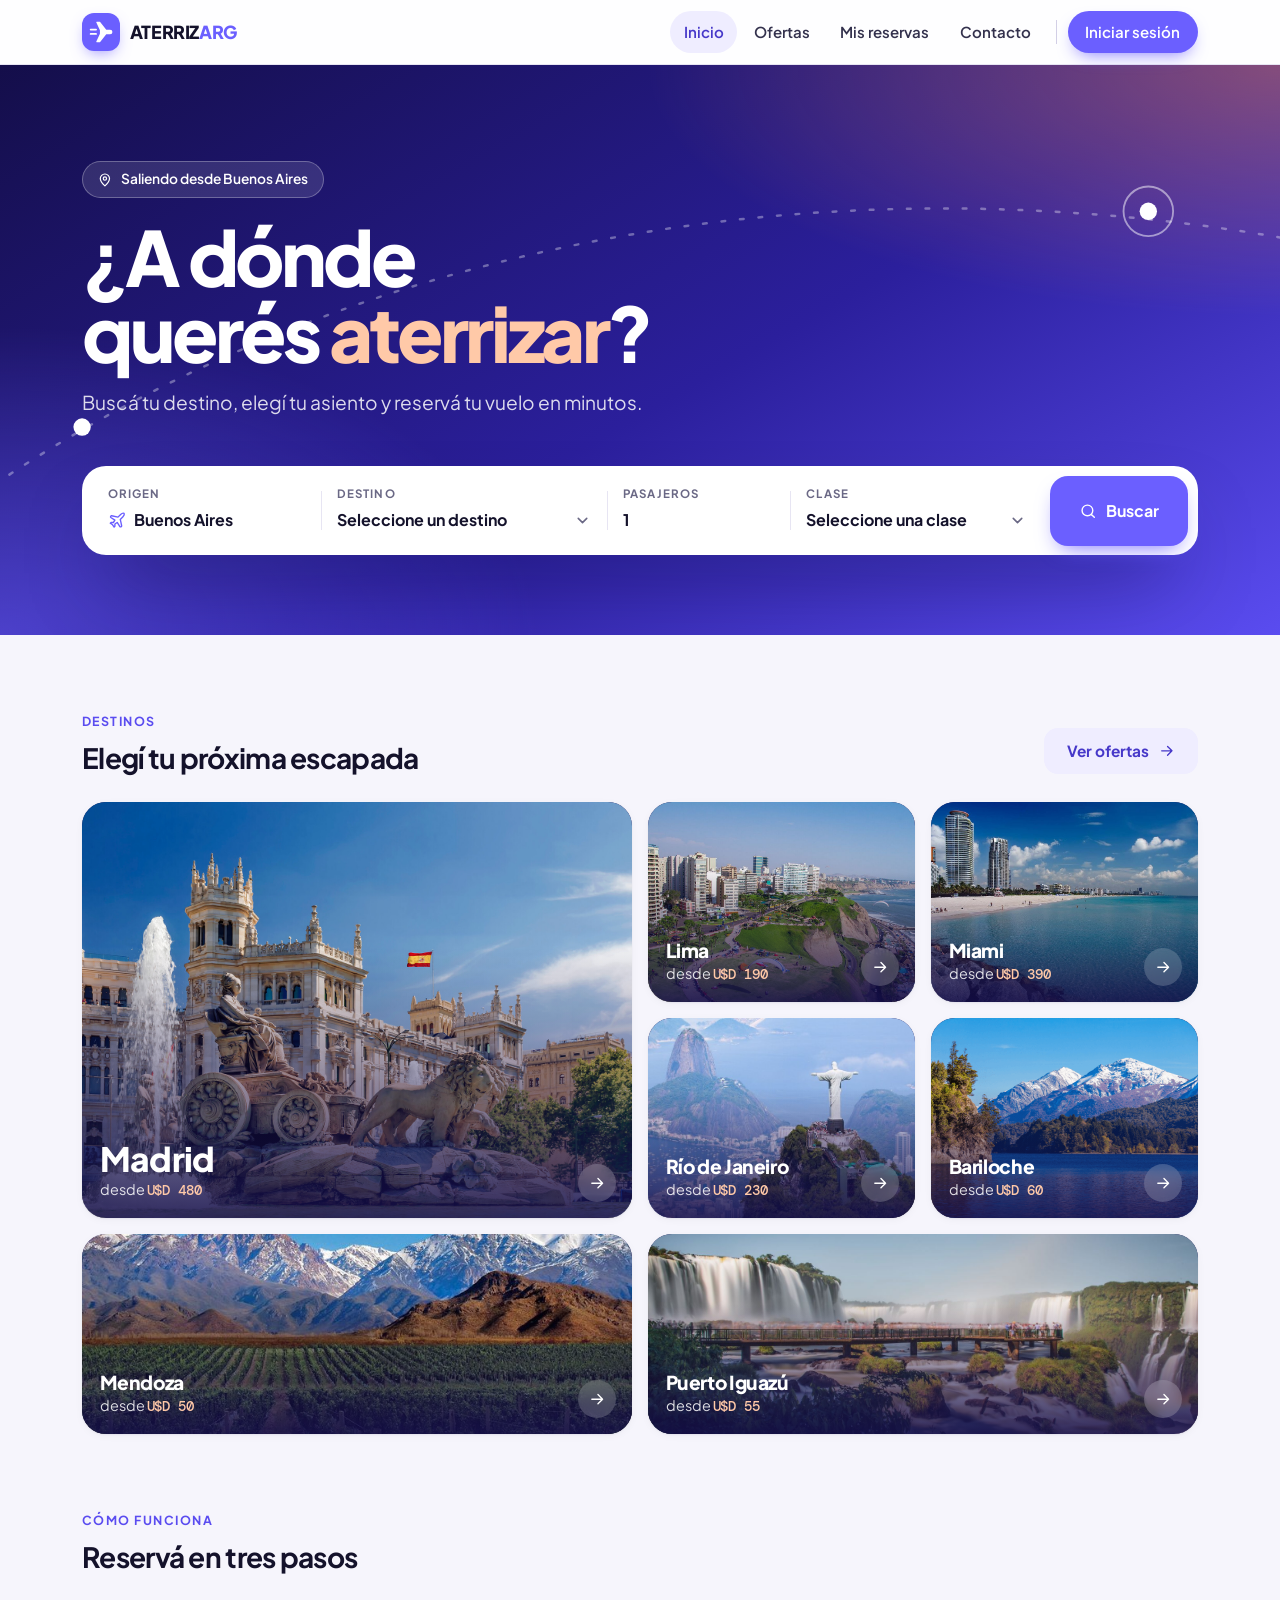
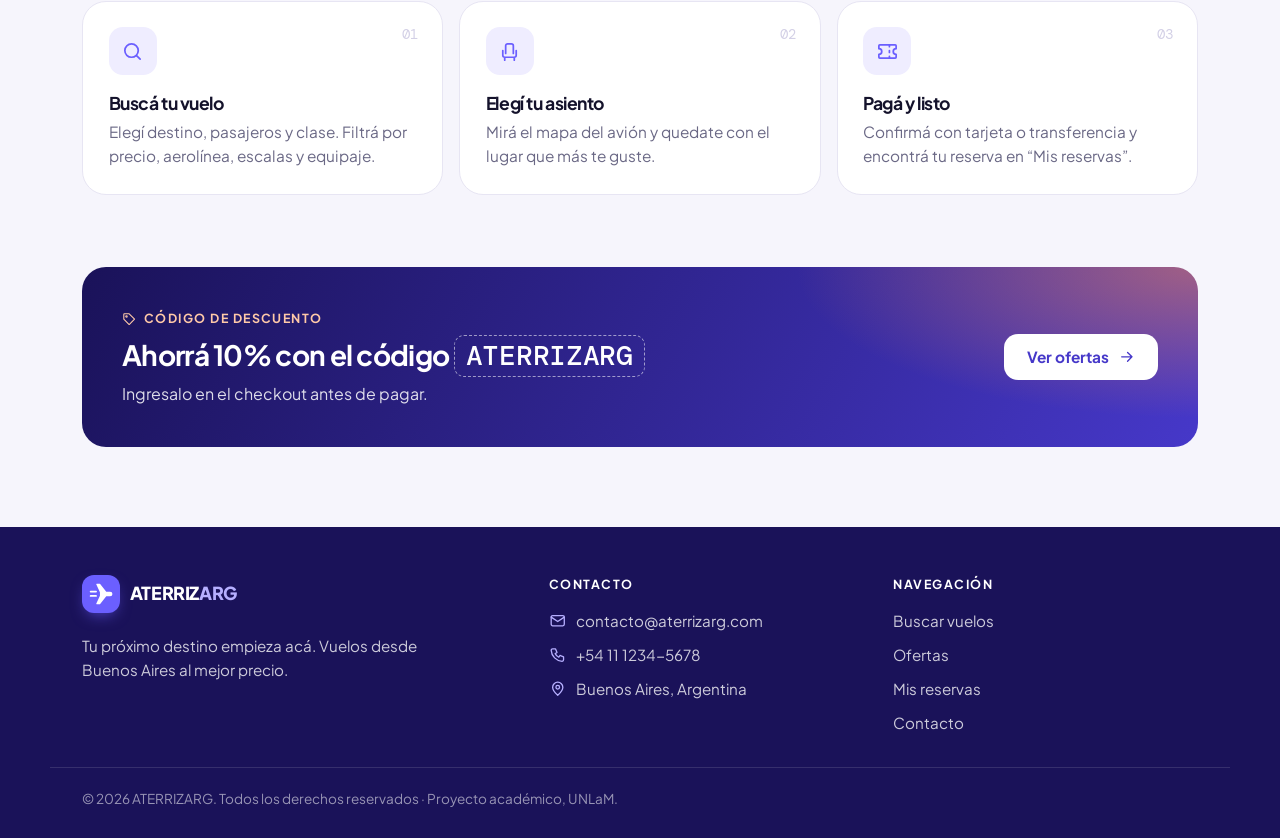
<file: index.html>
<!DOCTYPE html>
<html lang="es">

<head>
    <meta charset="UTF-8">
    <meta name="viewport" content="width=device-width, initial-scale=1.0">
    <title>ATERRIZARG · Vuelos desde Buenos Aires</title>
    <meta name="description" content="Buscá vuelos desde Buenos Aires, elegí tu asiento y reservá en minutos.">
    <meta name="theme-color" content="#6b5fff">
    <link rel="icon" href="data:image/svg+xml,%3Csvg xmlns='http://www.w3.org/2000/svg' viewBox='180 160 920 860'%3E%3Crect x='180' y='160' width='920' height='860' rx='200' fill='%236b5fff'/%3E%3Cg fill='%23fff'%3E%3Crect x='303' y='492' width='215' height='52' rx='26'/%3E%3Crect x='303' y='622' width='215' height='52' rx='26'/%3E%3Cpath d='M512%20285h88a20%2020%200%200%201%2015%207L798%20520h115a70%2070%200%200%201%200%20140H798L615%20888a20%2020%200%200%201-15%207h-88a13%2013%200%200%201-12-18L608%20645V535L500%20303a13%2013%200%200%201%2012-18Z'/%3E%3C/g%3E%3C/svg%3E">
    <link rel="preconnect" href="https://fonts.googleapis.com">
    <link rel="preconnect" href="https://fonts.gstatic.com" crossorigin>
    <link
        href="https://fonts.googleapis.com/css2?family=DM+Mono:wght@400;500&family=Plus+Jakarta+Sans:wght@400;500;600;700;800&display=swap"
        rel="stylesheet">
    <link rel="stylesheet" href="./styles/styles.css">
    <link rel="stylesheet" href="./styles/inicio.css">
    <script src="./JS/ui.js"></script>
</head>

<body>
    <svg class="sprite" aria-hidden="true" focusable="false">
        <symbol id="i-plane" viewBox="0 0 24 24"><path d="M17.8 19.2 16 11l3.5-3.5C21 6 21.5 4 21 3c-1-.5-3 0-4.5 1.5L13 8 4.8 6.2c-.5-.1-.9.1-1.1.5l-.3.5c-.2.5-.1 1 .3 1.3L9 12l-2 3H4l-1 1 3 2 2 3 1-1v-3l3-2 3.5 5.3c.3.4.8.5 1.3.3l.5-.2c.4-.3.6-.7.5-1.2z"></path></symbol>
        <symbol id="i-search" viewBox="0 0 24 24"><circle cx="11" cy="11" r="7"></circle><path d="m20 20-3.5-3.5"></path></symbol>
        <symbol id="i-calendar" viewBox="0 0 24 24"><rect x="3" y="5" width="18" height="16" rx="2"></rect><path d="M3 10h18M8 3v4M16 3v4"></path></symbol>
        <symbol id="i-clock" viewBox="0 0 24 24"><circle cx="12" cy="12" r="9"></circle><path d="M12 7v5l3 2"></path></symbol>
        <symbol id="i-user" viewBox="0 0 24 24"><circle cx="12" cy="8" r="4"></circle><path d="M4 21a8 8 0 0 1 16 0"></path></symbol>
        <symbol id="i-users" viewBox="0 0 24 24"><path d="M16 21v-2a4 4 0 0 0-4-4H6a4 4 0 0 0-4 4v2"></path><circle cx="9" cy="7" r="4"></circle><path d="M22 21v-2a4 4 0 0 0-3-3.87M16 3.13a4 4 0 0 1 0 7.75"></path></symbol>
        <symbol id="i-mail" viewBox="0 0 24 24"><rect x="3" y="5" width="18" height="14" rx="2"></rect><path d="m3 7 9 6 9-6"></path></symbol>
        <symbol id="i-phone" viewBox="0 0 24 24"><path d="M5 4h4l2 5-2.5 1.5a11 11 0 0 0 5 5L15 13l5 2v4a2 2 0 0 1-2 2A16 16 0 0 1 3 6a2 2 0 0 1 2-2Z"></path></symbol>
        <symbol id="i-pin" viewBox="0 0 24 24"><path d="M12 21s7-6.1 7-11a7 7 0 1 0-14 0c0 4.9 7 11 7 11Z"></path><circle cx="12" cy="10" r="2.5"></circle></symbol>
        <symbol id="i-ticket" viewBox="0 0 24 24"><path d="M3 9V6a1 1 0 0 1 1-1h16a1 1 0 0 1 1 1v3a3 3 0 0 0 0 6v3a1 1 0 0 1-1 1H4a1 1 0 0 1-1-1v-3a3 3 0 0 0 0-6Z"></path><path d="M14 5v2M14 11v2M14 17v2"></path></symbol>
        <symbol id="i-bag" viewBox="0 0 24 24"><path d="M6 20V10a6 6 0 0 1 12 0v10a1 1 0 0 1-1 1H7a1 1 0 0 1-1-1Z"></path><path d="M9 5V4a1 1 0 0 1 1-1h4a1 1 0 0 1 1 1v1M9 14h6"></path></symbol>
        <symbol id="i-carry" viewBox="0 0 24 24"><rect x="6" y="7" width="12" height="13" rx="2"></rect><path d="M9 7V3h6v4M9 20v1.5M15 20v1.5M10 11v5M14 11v5"></path></symbol>
        <symbol id="i-luggage" viewBox="0 0 24 24"><rect x="3" y="8" width="18" height="12" rx="2"></rect><path d="M8 8V5a1 1 0 0 1 1-1h6a1 1 0 0 1 1 1v3M3 13h18"></path></symbol>
        <symbol id="i-check" viewBox="0 0 24 24"><path d="m5 12 5 5 9-10"></path></symbol>
        <symbol id="i-x" viewBox="0 0 24 24"><path d="M6 6l12 12M18 6 6 18"></path></symbol>
        <symbol id="i-arrow-right" viewBox="0 0 24 24"><path d="M5 12h14M13 6l6 6-6 6"></path></symbol>
        <symbol id="i-arrow-left" viewBox="0 0 24 24"><path d="M19 12H5M11 6l-6 6 6 6"></path></symbol>
        <symbol id="i-chevron" viewBox="0 0 24 24"><path d="m6 9 6 6 6-6"></path></symbol>
        <symbol id="i-card" viewBox="0 0 24 24"><rect x="2" y="5" width="20" height="14" rx="2"></rect><path d="M2 10h20M6 15h4"></path></symbol>
        <symbol id="i-bank" viewBox="0 0 24 24"><path d="M3 10 12 4l9 6M5 10v8M9.5 10v8M14.5 10v8M19 10v8M3 21h18"></path></symbol>
        <symbol id="i-lock" viewBox="0 0 24 24"><rect x="5" y="11" width="14" height="10" rx="2"></rect><path d="M8 11V7a4 4 0 0 1 8 0v4"></path></symbol>
        <symbol id="i-tag" viewBox="0 0 24 24"><path d="M3 12V4a1 1 0 0 1 1-1h8l9 9-9 9-9-9Z"></path><circle cx="7.5" cy="7.5" r="1.2"></circle></symbol>
        <symbol id="i-logout" viewBox="0 0 24 24"><path d="M9 21H5a2 2 0 0 1-2-2V5a2 2 0 0 1 2-2h4M16 17l5-5-5-5M21 12H9"></path></symbol>
        <symbol id="i-filter" viewBox="0 0 24 24"><path d="M3 5h18l-7 8v6l-4 2v-8L3 5Z"></path></symbol>
        <symbol id="i-info" viewBox="0 0 24 24"><circle cx="12" cy="12" r="9"></circle><path d="M12 11v6M12 7.5v.01"></path></symbol>
        <symbol id="i-shield" viewBox="0 0 24 24"><path d="M12 3 4 6v6c0 5 3.5 8 8 9 4.500-1 8-4 8-9V6l-8-3Z"></path><path d="m9 12 2 2 4-4"></path></symbol>
        <symbol id="i-seat" viewBox="0 0 24 24"><path d="M7 18v3M17 18v3M5 11v5a2 2 0 0 0 2 2h10a2 2 0 0 0 2-2v-5M8 14V6a2 2 0 0 1 2-2h4a2 2 0 0 1 2 2v8"></path></symbol>
    </svg>

    <a class="saltar" href="#contenido">Saltar al contenido</a>

    <header class="site-header">
        <div class="header-inner">
            <a class="brand" href="./index.html" aria-label="ATERRIZARG, ir al inicio">
                <svg class="brand-mark" viewBox="280 260 720 660" aria-hidden="true" focusable="false">
                    <rect x="303" y="492" width="215" height="52" rx="26"></rect>
                    <rect x="303" y="622" width="215" height="52" rx="26"></rect>
                    <path d="M512 285h88a20 20 0 0 1 15 7L798 520h115a70 70 0 0 1 0 140H798L615 888a20 20 0 0 1-15 7h-88a13 13 0 0 1-12-18L608 645V535L500 303a13 13 0 0 1 12-18Z"></path>
                </svg>
                <span class="brand-name">ATERRIZ<span>ARG</span></span>
            </a>
            <button class="nav-toggle" type="button" aria-expanded="false" aria-controls="nav-principal"
                aria-label="Abrir menú">
                <span></span><span></span><span></span>
            </button>
            <nav class="site-nav" id="nav-principal" aria-label="Principal">
                <a href="./index.html" class="selected-nav" aria-current="page">Inicio</a>
                <a href="./pages/ofertas.html">Ofertas</a>
                <a href="./pages/reservas.html">Mis reservas</a>
                <a href="./pages/contacto.html">Contacto</a>
                <span class="nav-sep" aria-hidden="true"></span>
                <a href="./pages/perfil.html" id="nav-perfil" class="oculto"><svg class="ico" aria-hidden="true" focusable="false"><use href="#i-user"></use></svg> Perfil</a>
                <a href="./pages/login.html" id="nav-iniciar-sesion" class="nav-cta">Iniciar sesión</a>
                <a href="./index.html" onclick="cerrarSesion()" id="nav-cerrar-sesion" class="nav-salir oculto"><svg class="ico" aria-hidden="true" focusable="false"><use href="#i-logout"></use></svg> Cerrar sesión</a>
            </nav>
        </div>
    </header>

    <main id="contenido">
        <section class="hero">
            <svg class="hero-ruta" viewBox="0 0 1200 460" preserveAspectRatio="xMidYMid slice" aria-hidden="true"
                focusable="false">
                <path class="hero-arco" d="M-40 430 C 280 150, 760 40, 1260 170"></path>
                <circle class="hero-punto" cx="150" cy="292" r="7"></circle>
                <circle class="hero-punto" cx="1010" cy="118" r="7"></circle>
                <circle class="hero-halo" cx="1010" cy="118" r="20"></circle>
            </svg>
            <div class="hero-inner">
                <p class="hero-kicker"><svg class="ico" aria-hidden="true" focusable="false"><use href="#i-pin"></use></svg> Saliendo desde Buenos Aires</p>
                <h1>¿A dónde querés <em>aterrizar</em>?</h1>
                <p class="hero-sub">Buscá tu destino, elegí tu asiento y reservá tu vuelo en minutos.</p>

                <form class="buscador" action="./pages/busqueda.html" method="get" novalidate>
                    <div class="buscador-campo buscador-origen">
                        <span class="buscador-label">Origen</span>
                        <span class="buscador-valor"><svg class="ico" aria-hidden="true" focusable="false"><use href="#i-plane"></use></svg> Buenos Aires</span>
                    </div>
                    <div class="buscador-campo">
                        <label class="buscador-label" for="destino">Destino</label>
                        <select id="destino">
                            <option value="">Seleccione un destino</option>
                        </select>
                    </div>
                    <div class="buscador-campo">
                        <label class="buscador-label" for="pasajeros">Pasajeros</label>
                        <input id="pasajeros" type="number" min="1" value="1" inputmode="numeric">
                    </div>
                    <div class="buscador-campo">
                        <label class="buscador-label" for="clase">Clase</label>
                        <select id="clase">
                            <option value="">Seleccione una clase</option>
                            <option>Turista</option>
                            <option>Ejecutiva</option>
                            <option>Primera clase</option>
                        </select>
                    </div>
                    <button type="submit" class="btn btn-primario"><svg class="ico" aria-hidden="true" focusable="false"><use href="#i-search"></use></svg> Buscar</button>
                </form>
            </div>
        </section>

        <section class="seccion" id="destinos" aria-labelledby="titulo-destinos">
            <div class="seccion-head">
                <div>
                    <p class="kicker">Destinos</p>
                    <h2 id="titulo-destinos">Elegí tu próxima escapada</h2>
                </div>
                <a class="btn btn-suave" href="./pages/ofertas.html">Ver ofertas <svg class="ico ico-mueve" aria-hidden="true" focusable="false"><use href="#i-arrow-right"></use></svg></a>
            </div>
            <div class="destinos-grid" id="destinos-populares"></div>
        </section>

        <section class="seccion" aria-labelledby="titulo-pasos">
            <div class="seccion-head">
                <div>
                    <p class="kicker">Cómo funciona</p>
                    <h2 id="titulo-pasos">Reservá en tres pasos</h2>
                </div>
            </div>
            <ol class="pasos">
                <li class="paso">
                    <span class="paso-icono"><svg class="ico" aria-hidden="true" focusable="false"><use href="#i-search"></use></svg></span>
                    <h3>Buscá tu vuelo</h3>
                    <p>Elegí destino, pasajeros y clase. Filtrá por precio, aerolínea, escalas y equipaje.</p>
                </li>
                <li class="paso">
                    <span class="paso-icono"><svg class="ico" aria-hidden="true" focusable="false"><use href="#i-seat"></use></svg></span>
                    <h3>Elegí tu asiento</h3>
                    <p>Mirá el mapa del avión y quedate con el lugar que más te guste.</p>
                </li>
                <li class="paso">
                    <span class="paso-icono"><svg class="ico" aria-hidden="true" focusable="false"><use href="#i-ticket"></use></svg></span>
                    <h3>Pagá y listo</h3>
                    <p>Confirmá con tarjeta o transferencia y encontrá tu reserva en “Mis reservas”.</p>
                </li>
            </ol>
        </section>

        <section class="seccion">
            <div class="promo">
                <div>
                    <p class="promo-kicker"><svg class="ico" aria-hidden="true" focusable="false"><use href="#i-tag"></use></svg> Código de descuento</p>
                    <h2>Ahorrá 10% con el código <span class="mono">ATERRIZARG</span></h2>
                    <p>Ingresalo en el checkout antes de pagar.</p>
                </div>
                <a class="btn btn-claro" href="./pages/ofertas.html">Ver ofertas <svg class="ico ico-mueve" aria-hidden="true" focusable="false"><use href="#i-arrow-right"></use></svg></a>
            </div>
        </section>
    </main>

    <footer class="site-footer">
        <div class="footer-inner">
            <div class="footer-brand">
                <a class="brand" href="./index.html" aria-label="ATERRIZARG, ir al inicio">
                    <svg class="brand-mark" viewBox="280 260 720 660" aria-hidden="true" focusable="false">
                    <rect x="303" y="492" width="215" height="52" rx="26"></rect>
                    <rect x="303" y="622" width="215" height="52" rx="26"></rect>
                    <path d="M512 285h88a20 20 0 0 1 15 7L798 520h115a70 70 0 0 1 0 140H798L615 888a20 20 0 0 1-15 7h-88a13 13 0 0 1-12-18L608 645V535L500 303a13 13 0 0 1 12-18Z"></path>
                </svg>
                    <span class="brand-name">ATERRIZ<span>ARG</span></span>
                </a>
                <p>Tu próximo destino empieza acá. Vuelos desde Buenos Aires al mejor precio.</p>
            </div>
            <div>
                <p class="footer-titulo">Contacto</p>
                <ul class="footer-lista">
                    <li><svg class="ico" aria-hidden="true" focusable="false"><use href="#i-mail"></use></svg> contacto@aterrizarg.com</li>
                    <li><svg class="ico" aria-hidden="true" focusable="false"><use href="#i-phone"></use></svg> +54 11 1234-5678</li>
                    <li><svg class="ico" aria-hidden="true" focusable="false"><use href="#i-pin"></use></svg> Buenos Aires, Argentina</li>
                </ul>
            </div>
            <div>
                <p class="footer-titulo">Navegación</p>
                <ul class="footer-lista">
                    <li><a href="./index.html">Buscar vuelos</a></li>
                    <li><a href="./pages/ofertas.html">Ofertas</a></li>
                    <li><a href="./pages/reservas.html">Mis reservas</a></li>
                    <li><a href="./pages/contacto.html">Contacto</a></li>
                </ul>
            </div>
        </div>
        <p class="footer-legal">© 2026 ATERRIZARG. Todos los derechos reservados · Proyecto académico, UNLaM.</p>
    </footer>

    <script src="./JS/vuelos.js"></script>
    <script src="./JS/navbar.js"></script>
    <script src="./JS/index.js"></script>
</body>

</html>
</file>
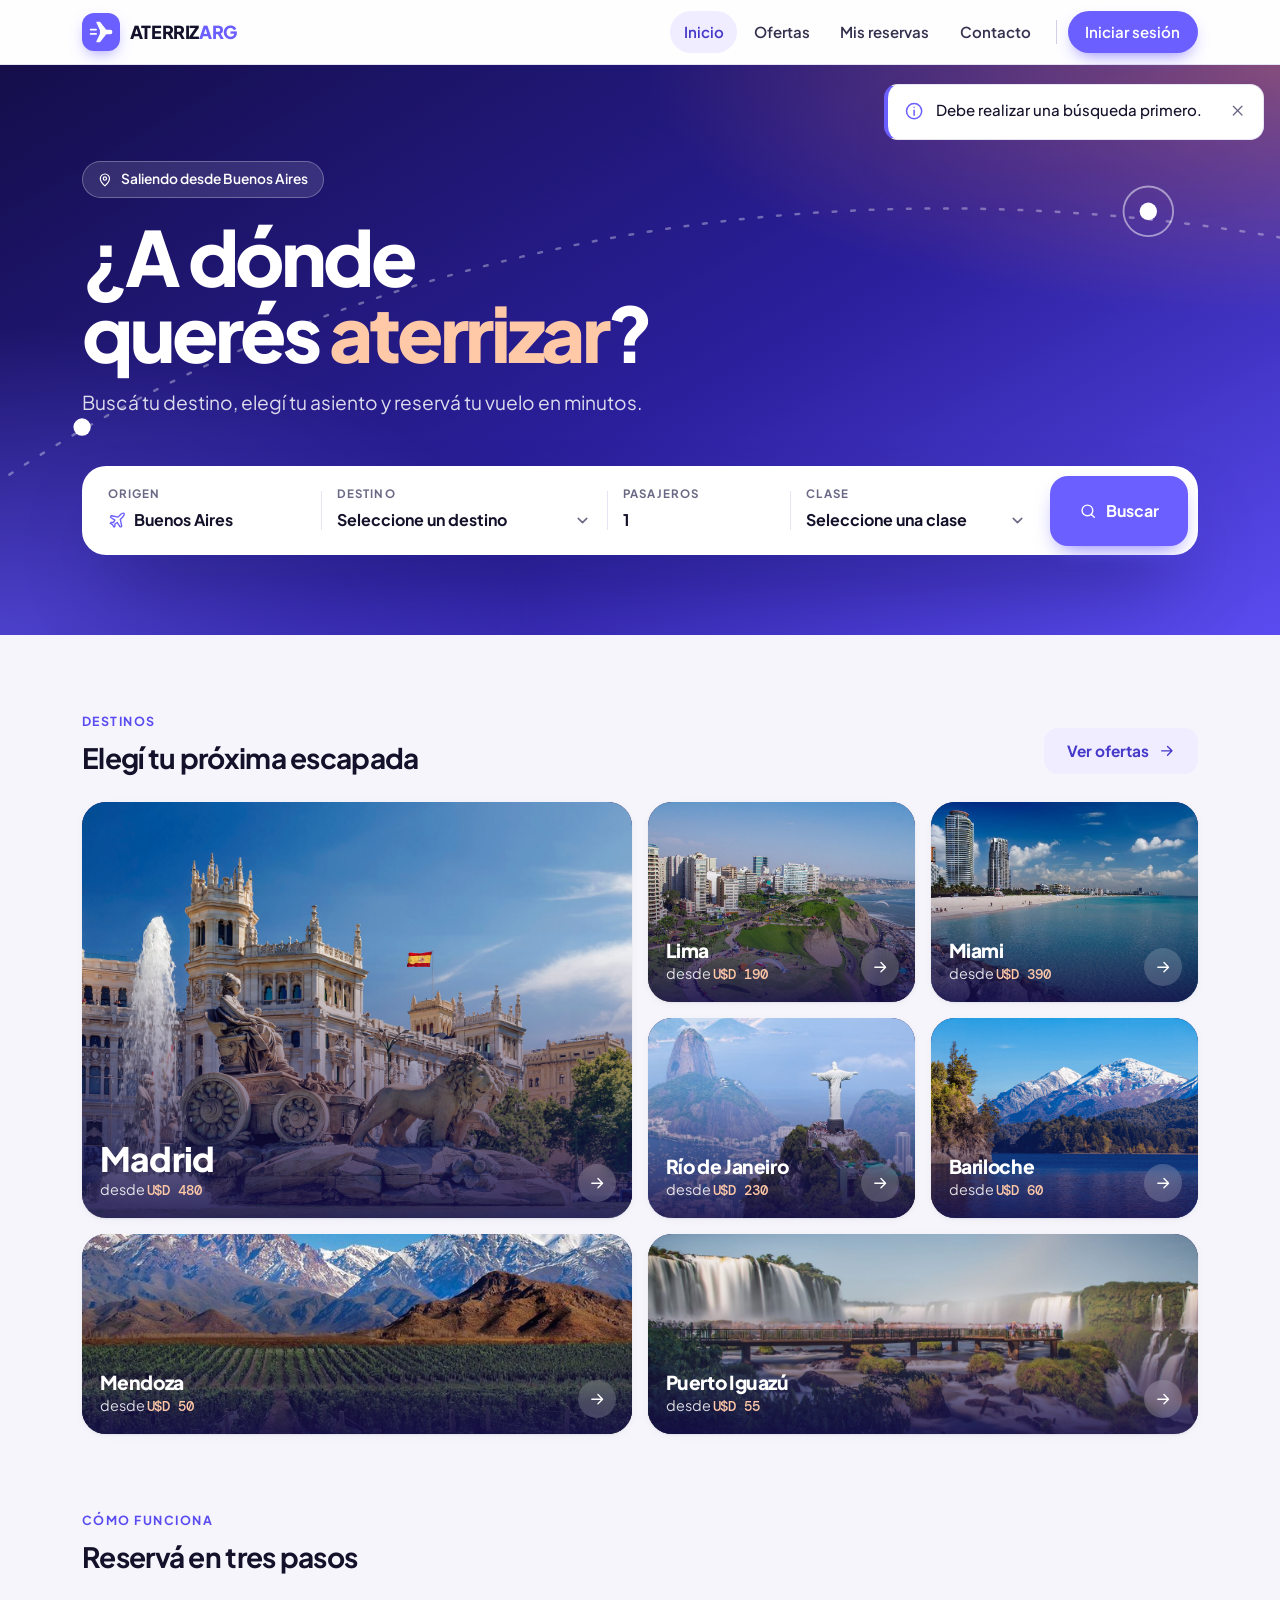
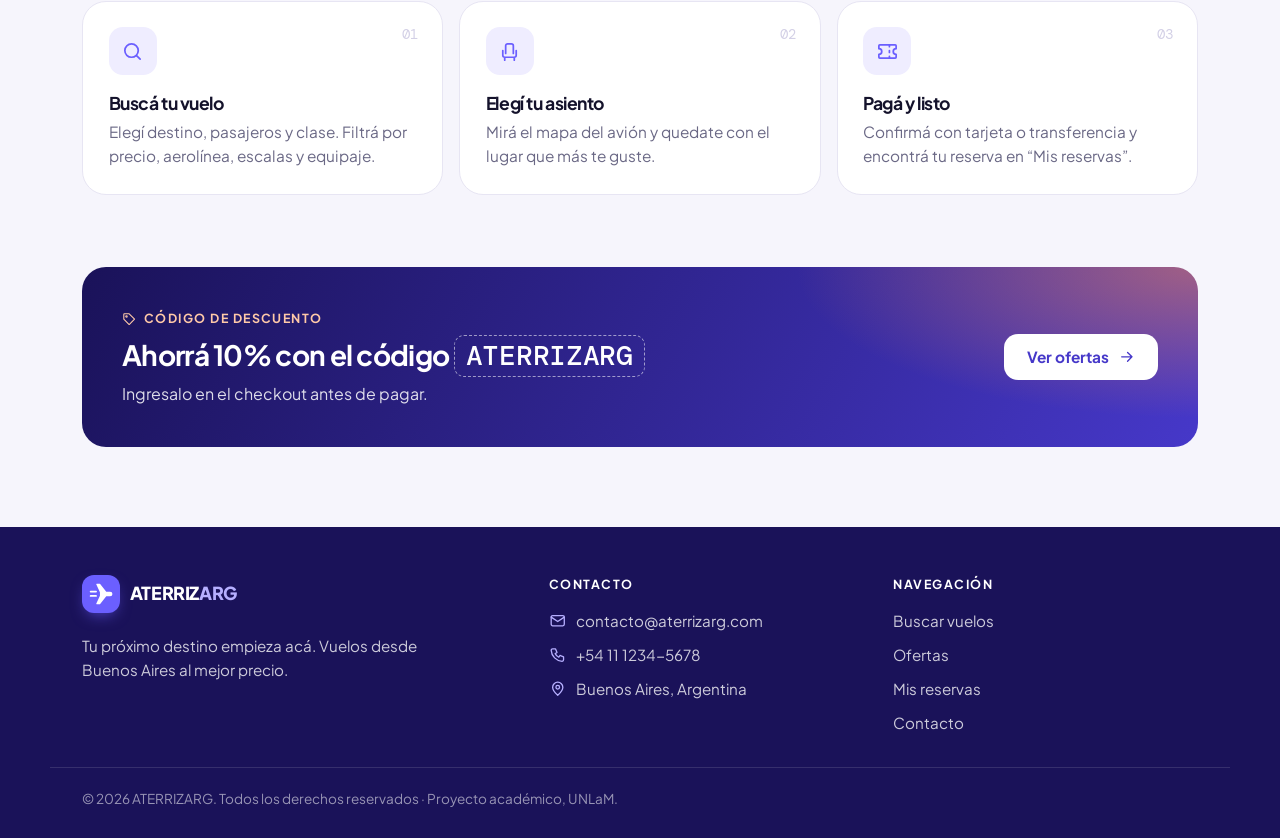
<file: pages/busqueda.html>
<!DOCTYPE html>
<html lang="es">

<head>
    <meta charset="UTF-8">
    <meta name="viewport" content="width=device-width, initial-scale=1.0">
    <title>Resultados de búsqueda · ATERRIZARG</title>
    <meta name="description" content="Vuelos disponibles para tu búsqueda.">
    <meta name="theme-color" content="#6b5fff">
    <link rel="icon" href="data:image/svg+xml,%3Csvg xmlns='http://www.w3.org/2000/svg' viewBox='180 160 920 860'%3E%3Crect x='180' y='160' width='920' height='860' rx='200' fill='%236b5fff'/%3E%3Cg fill='%23fff'%3E%3Crect x='303' y='492' width='215' height='52' rx='26'/%3E%3Crect x='303' y='622' width='215' height='52' rx='26'/%3E%3Cpath d='M512%20285h88a20%2020%200%200%201%2015%207L798%20520h115a70%2070%200%200%201%200%20140H798L615%20888a20%2020%200%200%201-15%207h-88a13%2013%200%200%201-12-18L608%20645V535L500%20303a13%2013%200%200%201%2012-18Z'/%3E%3C/g%3E%3C/svg%3E">
    <link rel="preconnect" href="https://fonts.googleapis.com">
    <link rel="preconnect" href="https://fonts.gstatic.com" crossorigin>
    <link
        href="https://fonts.googleapis.com/css2?family=DM+Mono:wght@400;500&family=Plus+Jakarta+Sans:wght@400;500;600;700;800&display=swap"
        rel="stylesheet">
    <link rel="stylesheet" href="../styles/styles.css">
    <link rel="stylesheet" href="../styles/busqueda.css">
    <script src="../JS/ui.js"></script>
</head>

<body>
    <svg class="sprite" aria-hidden="true" focusable="false">
        <symbol id="i-plane" viewBox="0 0 24 24"><path d="M17.8 19.2 16 11l3.5-3.5C21 6 21.5 4 21 3c-1-.5-3 0-4.5 1.5L13 8 4.8 6.2c-.5-.1-.9.1-1.1.5l-.3.5c-.2.5-.1 1 .3 1.3L9 12l-2 3H4l-1 1 3 2 2 3 1-1v-3l3-2 3.5 5.3c.3.4.8.5 1.3.3l.5-.2c.4-.3.6-.7.5-1.2z"></path></symbol>
        <symbol id="i-search" viewBox="0 0 24 24"><circle cx="11" cy="11" r="7"></circle><path d="m20 20-3.5-3.5"></path></symbol>
        <symbol id="i-calendar" viewBox="0 0 24 24"><rect x="3" y="5" width="18" height="16" rx="2"></rect><path d="M3 10h18M8 3v4M16 3v4"></path></symbol>
        <symbol id="i-clock" viewBox="0 0 24 24"><circle cx="12" cy="12" r="9"></circle><path d="M12 7v5l3 2"></path></symbol>
        <symbol id="i-user" viewBox="0 0 24 24"><circle cx="12" cy="8" r="4"></circle><path d="M4 21a8 8 0 0 1 16 0"></path></symbol>
        <symbol id="i-users" viewBox="0 0 24 24"><path d="M16 21v-2a4 4 0 0 0-4-4H6a4 4 0 0 0-4 4v2"></path><circle cx="9" cy="7" r="4"></circle><path d="M22 21v-2a4 4 0 0 0-3-3.87M16 3.13a4 4 0 0 1 0 7.75"></path></symbol>
        <symbol id="i-mail" viewBox="0 0 24 24"><rect x="3" y="5" width="18" height="14" rx="2"></rect><path d="m3 7 9 6 9-6"></path></symbol>
        <symbol id="i-phone" viewBox="0 0 24 24"><path d="M5 4h4l2 5-2.5 1.5a11 11 0 0 0 5 5L15 13l5 2v4a2 2 0 0 1-2 2A16 16 0 0 1 3 6a2 2 0 0 1 2-2Z"></path></symbol>
        <symbol id="i-pin" viewBox="0 0 24 24"><path d="M12 21s7-6.1 7-11a7 7 0 1 0-14 0c0 4.9 7 11 7 11Z"></path><circle cx="12" cy="10" r="2.5"></circle></symbol>
        <symbol id="i-ticket" viewBox="0 0 24 24"><path d="M3 9V6a1 1 0 0 1 1-1h16a1 1 0 0 1 1 1v3a3 3 0 0 0 0 6v3a1 1 0 0 1-1 1H4a1 1 0 0 1-1-1v-3a3 3 0 0 0 0-6Z"></path><path d="M14 5v2M14 11v2M14 17v2"></path></symbol>
        <symbol id="i-bag" viewBox="0 0 24 24"><path d="M6 20V10a6 6 0 0 1 12 0v10a1 1 0 0 1-1 1H7a1 1 0 0 1-1-1Z"></path><path d="M9 5V4a1 1 0 0 1 1-1h4a1 1 0 0 1 1 1v1M9 14h6"></path></symbol>
        <symbol id="i-carry" viewBox="0 0 24 24"><rect x="6" y="7" width="12" height="13" rx="2"></rect><path d="M9 7V3h6v4M9 20v1.5M15 20v1.5M10 11v5M14 11v5"></path></symbol>
        <symbol id="i-luggage" viewBox="0 0 24 24"><rect x="3" y="8" width="18" height="12" rx="2"></rect><path d="M8 8V5a1 1 0 0 1 1-1h6a1 1 0 0 1 1 1v3M3 13h18"></path></symbol>
        <symbol id="i-check" viewBox="0 0 24 24"><path d="m5 12 5 5 9-10"></path></symbol>
        <symbol id="i-x" viewBox="0 0 24 24"><path d="M6 6l12 12M18 6 6 18"></path></symbol>
        <symbol id="i-arrow-right" viewBox="0 0 24 24"><path d="M5 12h14M13 6l6 6-6 6"></path></symbol>
        <symbol id="i-arrow-left" viewBox="0 0 24 24"><path d="M19 12H5M11 6l-6 6 6 6"></path></symbol>
        <symbol id="i-chevron" viewBox="0 0 24 24"><path d="m6 9 6 6 6-6"></path></symbol>
        <symbol id="i-card" viewBox="0 0 24 24"><rect x="2" y="5" width="20" height="14" rx="2"></rect><path d="M2 10h20M6 15h4"></path></symbol>
        <symbol id="i-bank" viewBox="0 0 24 24"><path d="M3 10 12 4l9 6M5 10v8M9.5 10v8M14.5 10v8M19 10v8M3 21h18"></path></symbol>
        <symbol id="i-lock" viewBox="0 0 24 24"><rect x="5" y="11" width="14" height="10" rx="2"></rect><path d="M8 11V7a4 4 0 0 1 8 0v4"></path></symbol>
        <symbol id="i-tag" viewBox="0 0 24 24"><path d="M3 12V4a1 1 0 0 1 1-1h8l9 9-9 9-9-9Z"></path><circle cx="7.5" cy="7.5" r="1.2"></circle></symbol>
        <symbol id="i-logout" viewBox="0 0 24 24"><path d="M9 21H5a2 2 0 0 1-2-2V5a2 2 0 0 1 2-2h4M16 17l5-5-5-5M21 12H9"></path></symbol>
        <symbol id="i-filter" viewBox="0 0 24 24"><path d="M3 5h18l-7 8v6l-4 2v-8L3 5Z"></path></symbol>
        <symbol id="i-info" viewBox="0 0 24 24"><circle cx="12" cy="12" r="9"></circle><path d="M12 11v6M12 7.5v.01"></path></symbol>
        <symbol id="i-shield" viewBox="0 0 24 24"><path d="M12 3 4 6v6c0 5 3.5 8 8 9 4.500-1 8-4 8-9V6l-8-3Z"></path><path d="m9 12 2 2 4-4"></path></symbol>
        <symbol id="i-seat" viewBox="0 0 24 24"><path d="M7 18v3M17 18v3M5 11v5a2 2 0 0 0 2 2h10a2 2 0 0 0 2-2v-5M8 14V6a2 2 0 0 1 2-2h4a2 2 0 0 1 2 2v8"></path></symbol>
    </svg>

    <a class="saltar" href="#contenido">Saltar al contenido</a>

    <header class="site-header">
        <div class="header-inner">
            <a class="brand" href="../index.html" aria-label="ATERRIZARG, ir al inicio">
                <svg class="brand-mark" viewBox="280 260 720 660" aria-hidden="true" focusable="false">
                    <rect x="303" y="492" width="215" height="52" rx="26"></rect>
                    <rect x="303" y="622" width="215" height="52" rx="26"></rect>
                    <path d="M512 285h88a20 20 0 0 1 15 7L798 520h115a70 70 0 0 1 0 140H798L615 888a20 20 0 0 1-15 7h-88a13 13 0 0 1-12-18L608 645V535L500 303a13 13 0 0 1 12-18Z"></path>
                </svg>
                <span class="brand-name">ATERRIZ<span>ARG</span></span>
            </a>
            <button class="nav-toggle" type="button" aria-expanded="false" aria-controls="nav-principal"
                aria-label="Abrir menú">
                <span></span><span></span><span></span>
            </button>
            <nav class="site-nav" id="nav-principal" aria-label="Principal">
                <a href="../index.html">Inicio</a>
                <a href="./ofertas.html">Ofertas</a>
                <a href="./reservas.html">Mis reservas</a>
                <a href="./contacto.html">Contacto</a>
                <span class="nav-sep" aria-hidden="true"></span>
                <a href="./perfil.html" id="nav-perfil" class="oculto"><svg class="ico" aria-hidden="true" focusable="false"><use href="#i-user"></use></svg> Perfil</a>
                <a href="./login.html" id="nav-iniciar-sesion" class="nav-cta">Iniciar sesión</a>
                <a href="../index.html" onclick="cerrarSesion()" id="nav-cerrar-sesion" class="nav-salir oculto"><svg class="ico" aria-hidden="true" focusable="false"><use href="#i-logout"></use></svg> Cerrar sesión</a>
            </nav>
        </div>
    </header>

    <main id="contenido" class="contenedor">
        <ol class="stepper" aria-label="Progreso de la reserva">
            <li class="actual" aria-current="step"><span>1</span>Vuelo</li>
            <li><span>2</span>Asientos</li>
            <li><span>3</span>Pago</li>
        </ol>

        <div class="page-head">
            <div>
                <p class="kicker">Resultados de búsqueda</p>
                <h1 id="titulo-busqueda">Vuelos disponibles</h1>
                <div id="informacion-busqueda" class="resumen-busqueda"></div>
            </div>
            <a class="btn btn-secundario" href="../index.html"><svg class="ico" aria-hidden="true" focusable="false"><use href="#i-search"></use></svg> Modificar búsqueda</a>
        </div>

        <div class="layout-busqueda">
            <aside class="panel filtros" aria-label="Filtros">
                <h2><svg class="ico" aria-hidden="true" focusable="false"><use href="#i-filter"></use></svg> Filtrar por</h2>

                <details open>
                    <summary>Precio máximo <svg class="ico" aria-hidden="true" focusable="false"><use href="#i-chevron"></use></svg></summary>
                    <div class="filtro-cuerpo">
                        <input type="range" id="precio" min="0" max="600" step="10" value="600"
                            aria-label="Precio máximo en dólares">
                        <p id="precio-actual" class="mono">$600 USD</p>
                    </div>
                </details>

                <details open>
                    <summary>Tipo de vuelo <svg class="ico" aria-hidden="true" focusable="false"><use href="#i-chevron"></use></svg></summary>
                    <div class="filtro-cuerpo">
                        <label for="directo"><input type="checkbox" id="directo"> Directo</label>
                        <label for="escalas"><input type="checkbox" id="escalas"> Con escalas</label>
                    </div>
                </details>

                <details open>
                    <summary>Aerolínea <svg class="ico" aria-hidden="true" focusable="false"><use href="#i-chevron"></use></svg></summary>
                    <div class="filtro-cuerpo">
                        <label for="Flybondi"><input type="checkbox" id="Flybondi"> Flybondi</label>
                        <label for="AerolineasArgentinas"><input type="checkbox" id="AerolineasArgentinas"> Aerolíneas
                            Argentinas</label>
                    </div>
                </details>

                <details open>
                    <summary>Equipaje <svg class="ico" aria-hidden="true" focusable="false"><use href="#i-chevron"></use></svg></summary>
                    <div class="filtro-cuerpo">
                        <label for="de-mano"><input type="checkbox" id="de-mano"> De mano</label>
                        <label for="cabina"><input type="checkbox" id="cabina"> Cabina</label>
                        <label for="despachar"><input type="checkbox" id="despachar"> Para despachar</label>
                    </div>
                </details>
            </aside>

            <section aria-label="Vuelos encontrados">
                <p id="contador-vuelos" class="contador-vuelos" aria-live="polite"></p>
                <div id="contenedor-vuelos"></div>
                <div id="sin-resultados" class="estado-vacio oculto">
                    <svg class="ico" aria-hidden="true" focusable="false"><use href="#i-plane"></use></svg>
                    <h3>No hay vuelos con esos filtros</h3>
                    <p>Probá subir el precio máximo o quitar algún filtro para ver más opciones.</p>
                </div>
            </section>
        </div>
    </main>

    <footer class="site-footer">
        <div class="footer-inner">
            <div class="footer-brand">
                <a class="brand" href="../index.html" aria-label="ATERRIZARG, ir al inicio">
                    <svg class="brand-mark" viewBox="280 260 720 660" aria-hidden="true" focusable="false">
                    <rect x="303" y="492" width="215" height="52" rx="26"></rect>
                    <rect x="303" y="622" width="215" height="52" rx="26"></rect>
                    <path d="M512 285h88a20 20 0 0 1 15 7L798 520h115a70 70 0 0 1 0 140H798L615 888a20 20 0 0 1-15 7h-88a13 13 0 0 1-12-18L608 645V535L500 303a13 13 0 0 1 12-18Z"></path>
                </svg>
                    <span class="brand-name">ATERRIZ<span>ARG</span></span>
                </a>
                <p>Tu próximo destino empieza acá. Vuelos desde Buenos Aires al mejor precio.</p>
            </div>
            <div>
                <p class="footer-titulo">Contacto</p>
                <ul class="footer-lista">
                    <li><svg class="ico" aria-hidden="true" focusable="false"><use href="#i-mail"></use></svg> contacto@aterrizarg.com</li>
                    <li><svg class="ico" aria-hidden="true" focusable="false"><use href="#i-phone"></use></svg> +54 11 1234-5678</li>
                    <li><svg class="ico" aria-hidden="true" focusable="false"><use href="#i-pin"></use></svg> Buenos Aires, Argentina</li>
                </ul>
            </div>
            <div>
                <p class="footer-titulo">Navegación</p>
                <ul class="footer-lista">
                    <li><a href="../index.html">Buscar vuelos</a></li>
                    <li><a href="./ofertas.html">Ofertas</a></li>
                    <li><a href="./reservas.html">Mis reservas</a></li>
                    <li><a href="./contacto.html">Contacto</a></li>
                </ul>
            </div>
        </div>
        <p class="footer-legal">© 2026 ATERRIZARG. Todos los derechos reservados · Proyecto académico, UNLaM.</p>
    </footer>

    <script src="../JS/vuelos.js"></script>
    <script src="../JS/busqueda.js"></script>
    <script src="../JS/navbar.js"></script>
</body>

</html>
</file>
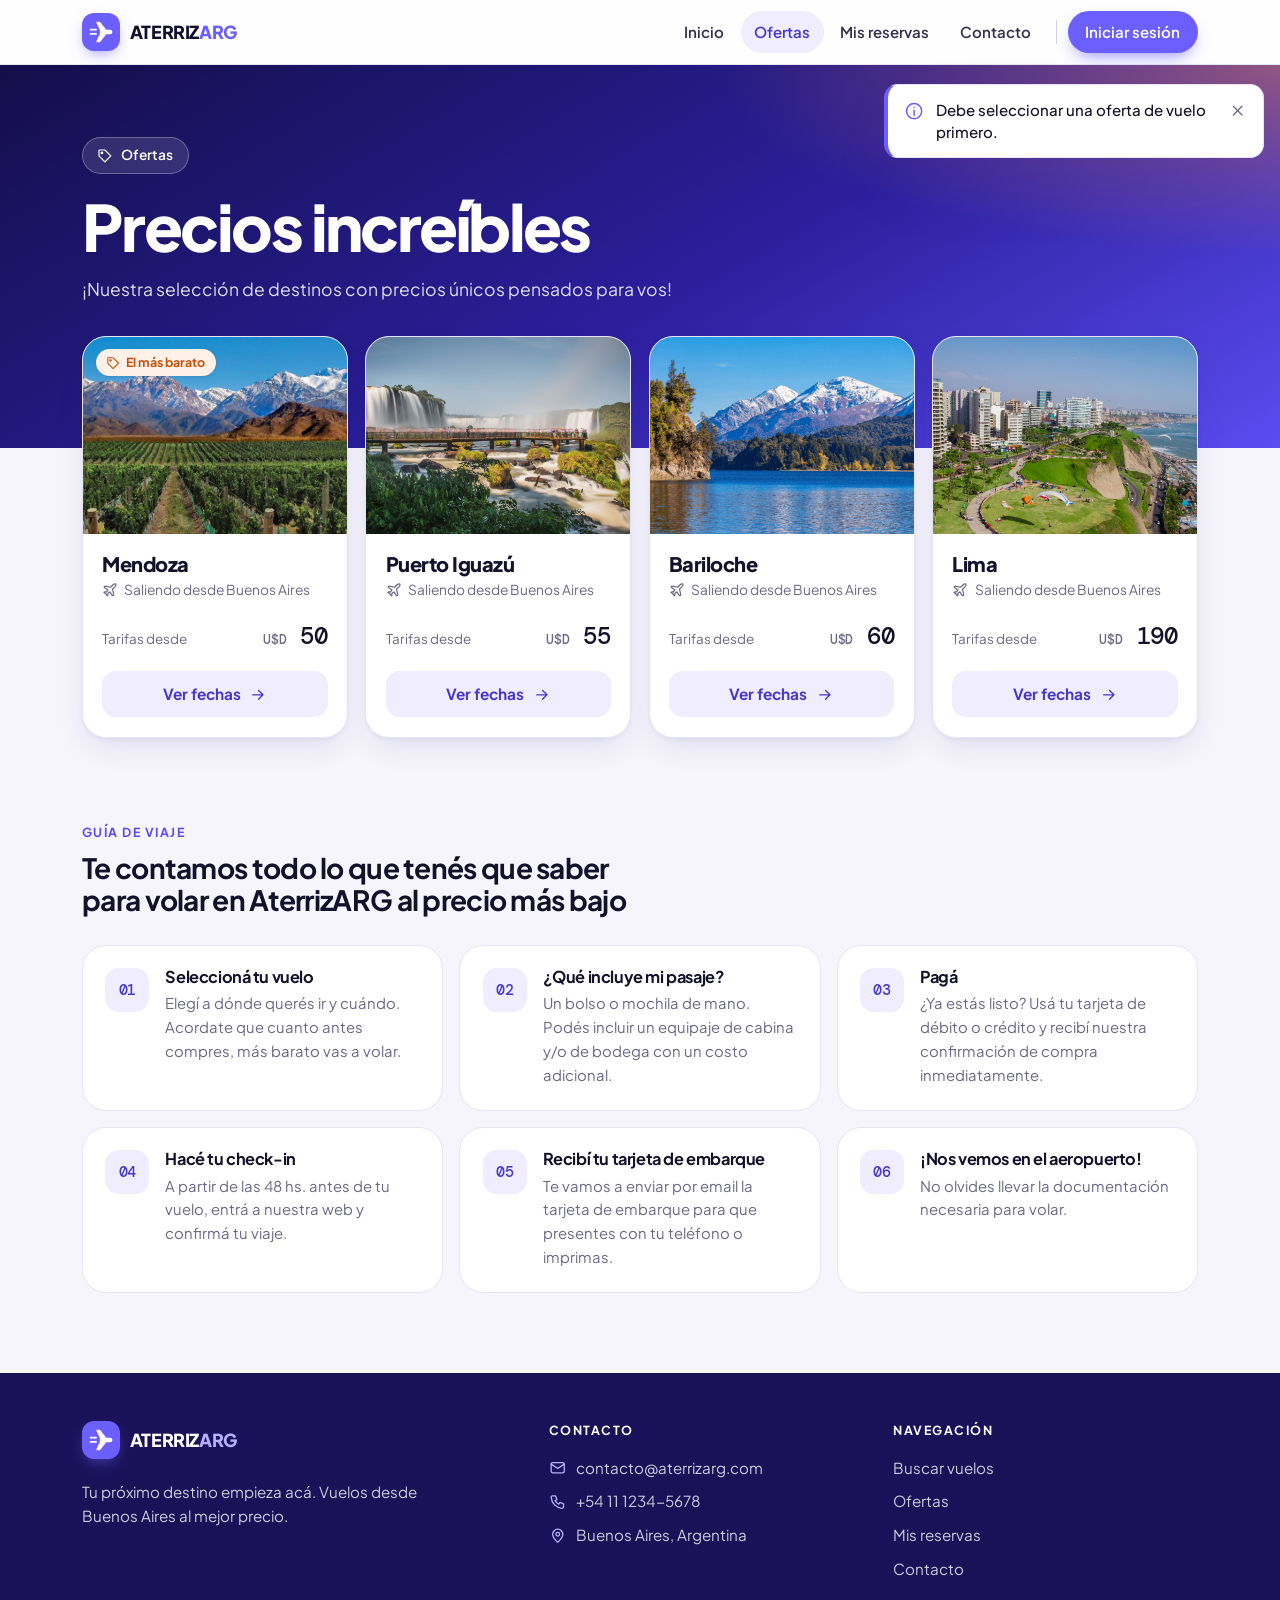
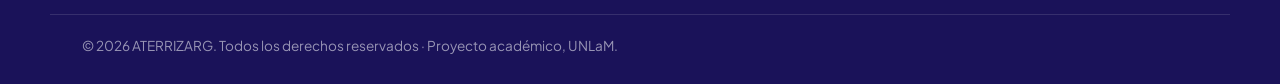
<file: pages/calendario.html>
<!DOCTYPE html>
<html lang="es">

<head>
    <meta charset="UTF-8">
    <meta name="viewport" content="width=device-width, initial-scale=1.0">
    <title>Seleccioná la fecha · ATERRIZARG</title>
    <meta name="description" content="Elegí la fecha disponible para tu oferta.">
    <meta name="theme-color" content="#6b5fff">
    <link rel="icon" href="data:image/svg+xml,%3Csvg xmlns='http://www.w3.org/2000/svg' viewBox='180 160 920 860'%3E%3Crect x='180' y='160' width='920' height='860' rx='200' fill='%236b5fff'/%3E%3Cg fill='%23fff'%3E%3Crect x='303' y='492' width='215' height='52' rx='26'/%3E%3Crect x='303' y='622' width='215' height='52' rx='26'/%3E%3Cpath d='M512%20285h88a20%2020%200%200%201%2015%207L798%20520h115a70%2070%200%200%201%200%20140H798L615%20888a20%2020%200%200%201-15%207h-88a13%2013%200%200%201-12-18L608%20645V535L500%20303a13%2013%200%200%201%2012-18Z'/%3E%3C/g%3E%3C/svg%3E">
    <link rel="preconnect" href="https://fonts.googleapis.com">
    <link rel="preconnect" href="https://fonts.gstatic.com" crossorigin>
    <link
        href="https://fonts.googleapis.com/css2?family=DM+Mono:wght@400;500&family=Plus+Jakarta+Sans:wght@400;500;600;700;800&display=swap"
        rel="stylesheet">
    <link rel="stylesheet" href="../styles/styles.css">
    <link rel="stylesheet" href="../styles/calendario.css">
    <script src="../JS/ui.js"></script>
</head>

<body>
    <svg class="sprite" aria-hidden="true" focusable="false">
        <symbol id="i-plane" viewBox="0 0 24 24"><path d="M17.8 19.2 16 11l3.5-3.5C21 6 21.5 4 21 3c-1-.5-3 0-4.5 1.5L13 8 4.8 6.2c-.5-.1-.9.1-1.1.5l-.3.5c-.2.5-.1 1 .3 1.3L9 12l-2 3H4l-1 1 3 2 2 3 1-1v-3l3-2 3.5 5.3c.3.4.8.5 1.3.3l.5-.2c.4-.3.6-.7.5-1.2z"></path></symbol>
        <symbol id="i-search" viewBox="0 0 24 24"><circle cx="11" cy="11" r="7"></circle><path d="m20 20-3.5-3.5"></path></symbol>
        <symbol id="i-calendar" viewBox="0 0 24 24"><rect x="3" y="5" width="18" height="16" rx="2"></rect><path d="M3 10h18M8 3v4M16 3v4"></path></symbol>
        <symbol id="i-clock" viewBox="0 0 24 24"><circle cx="12" cy="12" r="9"></circle><path d="M12 7v5l3 2"></path></symbol>
        <symbol id="i-user" viewBox="0 0 24 24"><circle cx="12" cy="8" r="4"></circle><path d="M4 21a8 8 0 0 1 16 0"></path></symbol>
        <symbol id="i-users" viewBox="0 0 24 24"><path d="M16 21v-2a4 4 0 0 0-4-4H6a4 4 0 0 0-4 4v2"></path><circle cx="9" cy="7" r="4"></circle><path d="M22 21v-2a4 4 0 0 0-3-3.87M16 3.13a4 4 0 0 1 0 7.75"></path></symbol>
        <symbol id="i-mail" viewBox="0 0 24 24"><rect x="3" y="5" width="18" height="14" rx="2"></rect><path d="m3 7 9 6 9-6"></path></symbol>
        <symbol id="i-phone" viewBox="0 0 24 24"><path d="M5 4h4l2 5-2.5 1.5a11 11 0 0 0 5 5L15 13l5 2v4a2 2 0 0 1-2 2A16 16 0 0 1 3 6a2 2 0 0 1 2-2Z"></path></symbol>
        <symbol id="i-pin" viewBox="0 0 24 24"><path d="M12 21s7-6.1 7-11a7 7 0 1 0-14 0c0 4.9 7 11 7 11Z"></path><circle cx="12" cy="10" r="2.5"></circle></symbol>
        <symbol id="i-ticket" viewBox="0 0 24 24"><path d="M3 9V6a1 1 0 0 1 1-1h16a1 1 0 0 1 1 1v3a3 3 0 0 0 0 6v3a1 1 0 0 1-1 1H4a1 1 0 0 1-1-1v-3a3 3 0 0 0 0-6Z"></path><path d="M14 5v2M14 11v2M14 17v2"></path></symbol>
        <symbol id="i-bag" viewBox="0 0 24 24"><path d="M6 20V10a6 6 0 0 1 12 0v10a1 1 0 0 1-1 1H7a1 1 0 0 1-1-1Z"></path><path d="M9 5V4a1 1 0 0 1 1-1h4a1 1 0 0 1 1 1v1M9 14h6"></path></symbol>
        <symbol id="i-carry" viewBox="0 0 24 24"><rect x="6" y="7" width="12" height="13" rx="2"></rect><path d="M9 7V3h6v4M9 20v1.5M15 20v1.5M10 11v5M14 11v5"></path></symbol>
        <symbol id="i-luggage" viewBox="0 0 24 24"><rect x="3" y="8" width="18" height="12" rx="2"></rect><path d="M8 8V5a1 1 0 0 1 1-1h6a1 1 0 0 1 1 1v3M3 13h18"></path></symbol>
        <symbol id="i-check" viewBox="0 0 24 24"><path d="m5 12 5 5 9-10"></path></symbol>
        <symbol id="i-x" viewBox="0 0 24 24"><path d="M6 6l12 12M18 6 6 18"></path></symbol>
        <symbol id="i-arrow-right" viewBox="0 0 24 24"><path d="M5 12h14M13 6l6 6-6 6"></path></symbol>
        <symbol id="i-arrow-left" viewBox="0 0 24 24"><path d="M19 12H5M11 6l-6 6 6 6"></path></symbol>
        <symbol id="i-chevron" viewBox="0 0 24 24"><path d="m6 9 6 6 6-6"></path></symbol>
        <symbol id="i-card" viewBox="0 0 24 24"><rect x="2" y="5" width="20" height="14" rx="2"></rect><path d="M2 10h20M6 15h4"></path></symbol>
        <symbol id="i-bank" viewBox="0 0 24 24"><path d="M3 10 12 4l9 6M5 10v8M9.5 10v8M14.5 10v8M19 10v8M3 21h18"></path></symbol>
        <symbol id="i-lock" viewBox="0 0 24 24"><rect x="5" y="11" width="14" height="10" rx="2"></rect><path d="M8 11V7a4 4 0 0 1 8 0v4"></path></symbol>
        <symbol id="i-tag" viewBox="0 0 24 24"><path d="M3 12V4a1 1 0 0 1 1-1h8l9 9-9 9-9-9Z"></path><circle cx="7.5" cy="7.5" r="1.2"></circle></symbol>
        <symbol id="i-logout" viewBox="0 0 24 24"><path d="M9 21H5a2 2 0 0 1-2-2V5a2 2 0 0 1 2-2h4M16 17l5-5-5-5M21 12H9"></path></symbol>
        <symbol id="i-filter" viewBox="0 0 24 24"><path d="M3 5h18l-7 8v6l-4 2v-8L3 5Z"></path></symbol>
        <symbol id="i-info" viewBox="0 0 24 24"><circle cx="12" cy="12" r="9"></circle><path d="M12 11v6M12 7.5v.01"></path></symbol>
        <symbol id="i-shield" viewBox="0 0 24 24"><path d="M12 3 4 6v6c0 5 3.5 8 8 9 4.500-1 8-4 8-9V6l-8-3Z"></path><path d="m9 12 2 2 4-4"></path></symbol>
        <symbol id="i-seat" viewBox="0 0 24 24"><path d="M7 18v3M17 18v3M5 11v5a2 2 0 0 0 2 2h10a2 2 0 0 0 2-2v-5M8 14V6a2 2 0 0 1 2-2h4a2 2 0 0 1 2 2v8"></path></symbol>
    </svg>

    <a class="saltar" href="#contenido">Saltar al contenido</a>

    <header class="site-header">
        <div class="header-inner">
            <a class="brand" href="../index.html" aria-label="ATERRIZARG, ir al inicio">
                <svg class="brand-mark" viewBox="280 260 720 660" aria-hidden="true" focusable="false">
                    <rect x="303" y="492" width="215" height="52" rx="26"></rect>
                    <rect x="303" y="622" width="215" height="52" rx="26"></rect>
                    <path d="M512 285h88a20 20 0 0 1 15 7L798 520h115a70 70 0 0 1 0 140H798L615 888a20 20 0 0 1-15 7h-88a13 13 0 0 1-12-18L608 645V535L500 303a13 13 0 0 1 12-18Z"></path>
                </svg>
                <span class="brand-name">ATERRIZ<span>ARG</span></span>
            </a>
            <button class="nav-toggle" type="button" aria-expanded="false" aria-controls="nav-principal"
                aria-label="Abrir menú">
                <span></span><span></span><span></span>
            </button>
            <nav class="site-nav" id="nav-principal" aria-label="Principal">
                <a href="../index.html">Inicio</a>
                <a href="./ofertas.html" class="selected-nav" aria-current="page">Ofertas</a>
                <a href="./reservas.html">Mis reservas</a>
                <a href="./contacto.html">Contacto</a>
                <span class="nav-sep" aria-hidden="true"></span>
                <a href="./perfil.html" id="nav-perfil" class="oculto"><svg class="ico" aria-hidden="true" focusable="false"><use href="#i-user"></use></svg> Perfil</a>
                <a href="./login.html" id="nav-iniciar-sesion" class="nav-cta">Iniciar sesión</a>
                <a href="../index.html" onclick="cerrarSesion()" id="nav-cerrar-sesion" class="nav-salir oculto"><svg class="ico" aria-hidden="true" focusable="false"><use href="#i-logout"></use></svg> Cerrar sesión</a>
            </nav>
        </div>
    </header>

    <main id="contenido" class="contenedor main-calendario">
        <a class="volver" href="./ofertas.html"><svg class="ico" aria-hidden="true" focusable="false"><use href="#i-arrow-left"></use></svg> Volver a las ofertas</a>

        <div class="grid-calendario">
            <aside class="oferta-resumen" aria-label="Oferta seleccionada">
                <img id="oferta-imagen" src="" alt="">
                <div class="oferta-resumen-info">
                    <span class="badge badge-sol badge-plano"><svg class="ico" aria-hidden="true" focusable="false"><use href="#i-tag"></use></svg> Oferta</span>
                    <h1 id="oferta-destino">Tu oferta</h1>
                    <p id="oferta-detalle"></p>
                    <p class="oferta-precio">desde <strong class="mono" id="oferta-precio"></strong></p>
                </div>
            </aside>

            <section class="panel">
                <h2>Seleccioná una fecha disponible</h2>
                <form action="./busqueda.html">
                    <div class="calendario">
                        <div class="header-mes" id="mes-anio">Junio 2026</div>
                        <div class="dias-semana" aria-hidden="true">
                            <div>Dom</div>
                            <div>Lun</div>
                            <div>Mar</div>
                            <div>Mié</div>
                            <div>Jue</div>
                            <div>Vie</div>
                            <div>Sáb</div>
                        </div>
                        <div class="grid-dias" id="contenedor-dias"></div>
                    </div>

                    <p class="calendario-leyenda"><i></i> Día con vuelo disponible</p>

                    <div class="campo pasajeros-container">
                        <label for="pasajeros">Cantidad de pasajeros</label>
                        <select id="pasajeros" name="pasajeros" required>
                            <option value="1">1 Pasajero</option>
                            <option value="2">2 Pasajeros</option>
                            <option value="3">3 Pasajeros</option>
                            <option value="4">4 Pasajeros</option>
                            <option value="5">5 Pasajeros</option>
                        </select>
                    </div>

                    <button type="submit" id="buscar-oferta" class="btn btn-primario btn-bloque">
                        Buscar vuelos disponibles <svg class="ico ico-mueve" aria-hidden="true" focusable="false"><use href="#i-arrow-right"></use></svg>
                    </button>
                </form>
            </section>
        </div>
    </main>

    <footer class="site-footer">
        <div class="footer-inner">
            <div class="footer-brand">
                <a class="brand" href="../index.html" aria-label="ATERRIZARG, ir al inicio">
                    <svg class="brand-mark" viewBox="280 260 720 660" aria-hidden="true" focusable="false">
                    <rect x="303" y="492" width="215" height="52" rx="26"></rect>
                    <rect x="303" y="622" width="215" height="52" rx="26"></rect>
                    <path d="M512 285h88a20 20 0 0 1 15 7L798 520h115a70 70 0 0 1 0 140H798L615 888a20 20 0 0 1-15 7h-88a13 13 0 0 1-12-18L608 645V535L500 303a13 13 0 0 1 12-18Z"></path>
                </svg>
                    <span class="brand-name">ATERRIZ<span>ARG</span></span>
                </a>
                <p>Tu próximo destino empieza acá. Vuelos desde Buenos Aires al mejor precio.</p>
            </div>
            <div>
                <p class="footer-titulo">Contacto</p>
                <ul class="footer-lista">
                    <li><svg class="ico" aria-hidden="true" focusable="false"><use href="#i-mail"></use></svg> contacto@aterrizarg.com</li>
                    <li><svg class="ico" aria-hidden="true" focusable="false"><use href="#i-phone"></use></svg> +54 11 1234-5678</li>
                    <li><svg class="ico" aria-hidden="true" focusable="false"><use href="#i-pin"></use></svg> Buenos Aires, Argentina</li>
                </ul>
            </div>
            <div>
                <p class="footer-titulo">Navegación</p>
                <ul class="footer-lista">
                    <li><a href="../index.html">Buscar vuelos</a></li>
                    <li><a href="./ofertas.html">Ofertas</a></li>
                    <li><a href="./reservas.html">Mis reservas</a></li>
                    <li><a href="./contacto.html">Contacto</a></li>
                </ul>
            </div>
        </div>
        <p class="footer-legal">© 2026 ATERRIZARG. Todos los derechos reservados · Proyecto académico, UNLaM.</p>
    </footer>

    <script src="../JS/vuelos.js"></script>
    <script src="../JS/imagenes-destinos.js"></script>
    <script src="../JS/calendario.js"></script>
    <script src="../JS/navbar.js"></script>
</body>

</html>
</file>
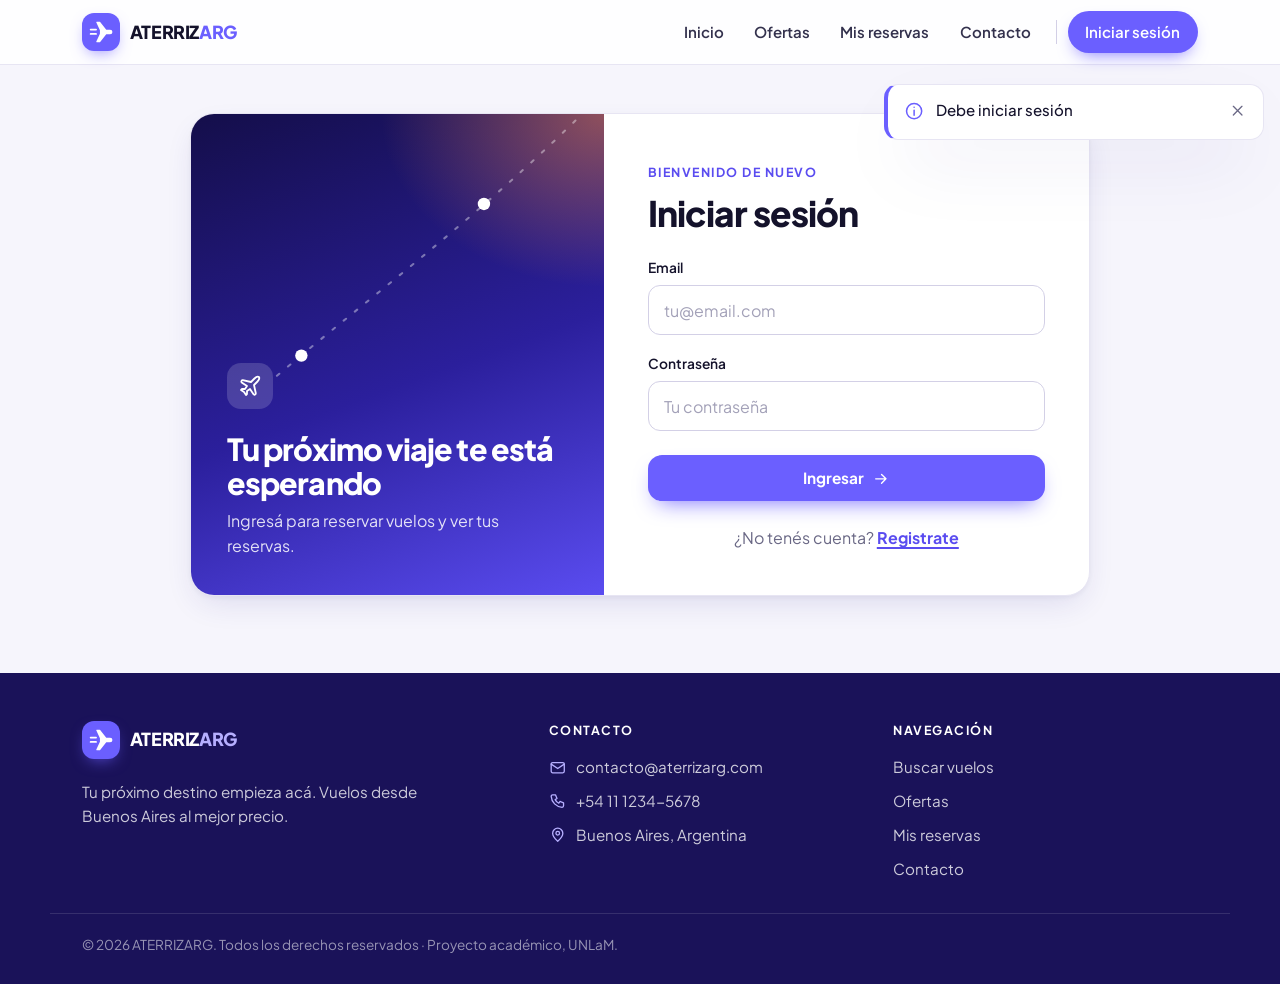
<file: pages/checkout.html>
<!DOCTYPE html>
<html lang="es">

<head>
    <meta charset="UTF-8">
    <meta name="viewport" content="width=device-width, initial-scale=1.0">
    <title>Checkout · ATERRIZARG</title>
    <meta name="description" content="Completá tus datos y confirmá el pago de tu reserva.">
    <meta name="theme-color" content="#6b5fff">
    <link rel="icon" href="data:image/svg+xml,%3Csvg xmlns='http://www.w3.org/2000/svg' viewBox='180 160 920 860'%3E%3Crect x='180' y='160' width='920' height='860' rx='200' fill='%236b5fff'/%3E%3Cg fill='%23fff'%3E%3Crect x='303' y='492' width='215' height='52' rx='26'/%3E%3Crect x='303' y='622' width='215' height='52' rx='26'/%3E%3Cpath d='M512%20285h88a20%2020%200%200%201%2015%207L798%20520h115a70%2070%200%200%201%200%20140H798L615%20888a20%2020%200%200%201-15%207h-88a13%2013%200%200%201-12-18L608%20645V535L500%20303a13%2013%200%200%201%2012-18Z'/%3E%3C/g%3E%3C/svg%3E">
    <link rel="preconnect" href="https://fonts.googleapis.com">
    <link rel="preconnect" href="https://fonts.gstatic.com" crossorigin>
    <link
        href="https://fonts.googleapis.com/css2?family=DM+Mono:wght@400;500&family=Plus+Jakarta+Sans:wght@400;500;600;700;800&display=swap"
        rel="stylesheet">
    <link rel="stylesheet" href="../styles/styles.css">
    <link rel="stylesheet" href="../styles/styles-checkout.css">
    <script src="../JS/ui.js"></script>
</head>

<body>
    <svg class="sprite" aria-hidden="true" focusable="false">
        <symbol id="i-plane" viewBox="0 0 24 24"><path d="M17.8 19.2 16 11l3.5-3.5C21 6 21.5 4 21 3c-1-.5-3 0-4.5 1.5L13 8 4.8 6.2c-.5-.1-.9.1-1.1.5l-.3.5c-.2.5-.1 1 .3 1.3L9 12l-2 3H4l-1 1 3 2 2 3 1-1v-3l3-2 3.5 5.3c.3.4.8.5 1.3.3l.5-.2c.4-.3.6-.7.5-1.2z"></path></symbol>
        <symbol id="i-search" viewBox="0 0 24 24"><circle cx="11" cy="11" r="7"></circle><path d="m20 20-3.5-3.5"></path></symbol>
        <symbol id="i-calendar" viewBox="0 0 24 24"><rect x="3" y="5" width="18" height="16" rx="2"></rect><path d="M3 10h18M8 3v4M16 3v4"></path></symbol>
        <symbol id="i-clock" viewBox="0 0 24 24"><circle cx="12" cy="12" r="9"></circle><path d="M12 7v5l3 2"></path></symbol>
        <symbol id="i-user" viewBox="0 0 24 24"><circle cx="12" cy="8" r="4"></circle><path d="M4 21a8 8 0 0 1 16 0"></path></symbol>
        <symbol id="i-users" viewBox="0 0 24 24"><path d="M16 21v-2a4 4 0 0 0-4-4H6a4 4 0 0 0-4 4v2"></path><circle cx="9" cy="7" r="4"></circle><path d="M22 21v-2a4 4 0 0 0-3-3.87M16 3.13a4 4 0 0 1 0 7.75"></path></symbol>
        <symbol id="i-mail" viewBox="0 0 24 24"><rect x="3" y="5" width="18" height="14" rx="2"></rect><path d="m3 7 9 6 9-6"></path></symbol>
        <symbol id="i-phone" viewBox="0 0 24 24"><path d="M5 4h4l2 5-2.5 1.5a11 11 0 0 0 5 5L15 13l5 2v4a2 2 0 0 1-2 2A16 16 0 0 1 3 6a2 2 0 0 1 2-2Z"></path></symbol>
        <symbol id="i-pin" viewBox="0 0 24 24"><path d="M12 21s7-6.1 7-11a7 7 0 1 0-14 0c0 4.9 7 11 7 11Z"></path><circle cx="12" cy="10" r="2.5"></circle></symbol>
        <symbol id="i-ticket" viewBox="0 0 24 24"><path d="M3 9V6a1 1 0 0 1 1-1h16a1 1 0 0 1 1 1v3a3 3 0 0 0 0 6v3a1 1 0 0 1-1 1H4a1 1 0 0 1-1-1v-3a3 3 0 0 0 0-6Z"></path><path d="M14 5v2M14 11v2M14 17v2"></path></symbol>
        <symbol id="i-bag" viewBox="0 0 24 24"><path d="M6 20V10a6 6 0 0 1 12 0v10a1 1 0 0 1-1 1H7a1 1 0 0 1-1-1Z"></path><path d="M9 5V4a1 1 0 0 1 1-1h4a1 1 0 0 1 1 1v1M9 14h6"></path></symbol>
        <symbol id="i-carry" viewBox="0 0 24 24"><rect x="6" y="7" width="12" height="13" rx="2"></rect><path d="M9 7V3h6v4M9 20v1.5M15 20v1.5M10 11v5M14 11v5"></path></symbol>
        <symbol id="i-luggage" viewBox="0 0 24 24"><rect x="3" y="8" width="18" height="12" rx="2"></rect><path d="M8 8V5a1 1 0 0 1 1-1h6a1 1 0 0 1 1 1v3M3 13h18"></path></symbol>
        <symbol id="i-check" viewBox="0 0 24 24"><path d="m5 12 5 5 9-10"></path></symbol>
        <symbol id="i-x" viewBox="0 0 24 24"><path d="M6 6l12 12M18 6 6 18"></path></symbol>
        <symbol id="i-arrow-right" viewBox="0 0 24 24"><path d="M5 12h14M13 6l6 6-6 6"></path></symbol>
        <symbol id="i-arrow-left" viewBox="0 0 24 24"><path d="M19 12H5M11 6l-6 6 6 6"></path></symbol>
        <symbol id="i-chevron" viewBox="0 0 24 24"><path d="m6 9 6 6 6-6"></path></symbol>
        <symbol id="i-card" viewBox="0 0 24 24"><rect x="2" y="5" width="20" height="14" rx="2"></rect><path d="M2 10h20M6 15h4"></path></symbol>
        <symbol id="i-bank" viewBox="0 0 24 24"><path d="M3 10 12 4l9 6M5 10v8M9.5 10v8M14.5 10v8M19 10v8M3 21h18"></path></symbol>
        <symbol id="i-lock" viewBox="0 0 24 24"><rect x="5" y="11" width="14" height="10" rx="2"></rect><path d="M8 11V7a4 4 0 0 1 8 0v4"></path></symbol>
        <symbol id="i-tag" viewBox="0 0 24 24"><path d="M3 12V4a1 1 0 0 1 1-1h8l9 9-9 9-9-9Z"></path><circle cx="7.5" cy="7.5" r="1.2"></circle></symbol>
        <symbol id="i-logout" viewBox="0 0 24 24"><path d="M9 21H5a2 2 0 0 1-2-2V5a2 2 0 0 1 2-2h4M16 17l5-5-5-5M21 12H9"></path></symbol>
        <symbol id="i-filter" viewBox="0 0 24 24"><path d="M3 5h18l-7 8v6l-4 2v-8L3 5Z"></path></symbol>
        <symbol id="i-info" viewBox="0 0 24 24"><circle cx="12" cy="12" r="9"></circle><path d="M12 11v6M12 7.5v.01"></path></symbol>
        <symbol id="i-shield" viewBox="0 0 24 24"><path d="M12 3 4 6v6c0 5 3.5 8 8 9 4.500-1 8-4 8-9V6l-8-3Z"></path><path d="m9 12 2 2 4-4"></path></symbol>
        <symbol id="i-seat" viewBox="0 0 24 24"><path d="M7 18v3M17 18v3M5 11v5a2 2 0 0 0 2 2h10a2 2 0 0 0 2-2v-5M8 14V6a2 2 0 0 1 2-2h4a2 2 0 0 1 2 2v8"></path></symbol>
    </svg>

    <a class="saltar" href="#contenido">Saltar al contenido</a>

    <header class="site-header">
        <div class="header-inner">
            <a class="brand" href="../index.html" aria-label="ATERRIZARG, ir al inicio">
                <svg class="brand-mark" viewBox="280 260 720 660" aria-hidden="true" focusable="false">
                    <rect x="303" y="492" width="215" height="52" rx="26"></rect>
                    <rect x="303" y="622" width="215" height="52" rx="26"></rect>
                    <path d="M512 285h88a20 20 0 0 1 15 7L798 520h115a70 70 0 0 1 0 140H798L615 888a20 20 0 0 1-15 7h-88a13 13 0 0 1-12-18L608 645V535L500 303a13 13 0 0 1 12-18Z"></path>
                </svg>
                <span class="brand-name">ATERRIZ<span>ARG</span></span>
            </a>
            <button class="nav-toggle" type="button" aria-expanded="false" aria-controls="nav-principal"
                aria-label="Abrir menú">
                <span></span><span></span><span></span>
            </button>
            <nav class="site-nav" id="nav-principal" aria-label="Principal">
                <a href="../index.html">Inicio</a>
                <a href="./ofertas.html">Ofertas</a>
                <a href="./reservas.html">Mis reservas</a>
                <a href="./contacto.html">Contacto</a>
                <span class="nav-sep" aria-hidden="true"></span>
                <a href="./perfil.html" id="nav-perfil" class="oculto"><svg class="ico" aria-hidden="true" focusable="false"><use href="#i-user"></use></svg> Perfil</a>
                <a href="./login.html" id="nav-iniciar-sesion" class="nav-cta">Iniciar sesión</a>
                <a href="../index.html" onclick="cerrarSesion()" id="nav-cerrar-sesion" class="nav-salir oculto"><svg class="ico" aria-hidden="true" focusable="false"><use href="#i-logout"></use></svg> Cerrar sesión</a>
            </nav>
        </div>
    </header>

    <main id="contenido" class="contenedor">
        <ol class="stepper" aria-label="Progreso de la reserva">
            <li class="hecho"><span><svg class="ico" aria-hidden="true" focusable="false"><use href="#i-check"></use></svg></span>Vuelo</li>
            <li class="hecho"><span><svg class="ico" aria-hidden="true" focusable="false"><use href="#i-check"></use></svg></span>Asientos</li>
            <li class="actual" aria-current="step"><span>3</span>Pago</li>
        </ol>

        <div class="page-head">
            <div>
                <p class="kicker">Último paso</p>
                <h1>Finalizá tu reserva</h1>
            </div>
        </div>

        <div class="grid-checkout">
            <div class="checkout-principal">
                <section class="panel section-container passenger-data">
                    <h2><span class="numero-seccion">1</span> Datos del pasajero</h2>
                    <form id="checkout-form" class="form-grid">
                        <div class="campo form-group ancho-total">
                            <label for="nombre-completo">Nombre completo *</label>
                            <input id="nombre-completo" type="text" autocomplete="name">
                        </div>

                        <div class="campo form-group">
                            <label for="documento">Documento *</label>
                            <input id="documento" type="text" inputmode="numeric">
                        </div>

                        <div class="campo form-group">
                            <label for="telefono">Teléfono <span class="optional-text">(opcional)</span></label>
                            <input id="telefono" type="tel" placeholder="Ej: +54 9 11 1234-5678" autocomplete="tel">
                        </div>

                        <div class="campo form-group ancho-total">
                            <label for="correo-electronico">Correo electrónico *</label>
                            <input id="correo-electronico" type="email" placeholder="Ej: correo@email.com"
                                autocomplete="email">
                        </div>
                    </form>
                </section>

                <section class="panel section-container payment-method">
                    <h2><span class="numero-seccion">2</span> Método de pago</h2>
                    <fieldset class="payment-options">
                        <legend class="sr-only">Métodos de pago disponibles</legend>
                        <label class="payment-option" for="creditCard">
                            <input type="radio" id="creditCard" name="payment" value="creditCard"
                                form="checkout-form" checked>
                            <svg class="ico" aria-hidden="true" focusable="false"><use href="#i-card"></use></svg>
                            <span><strong>Tarjeta de crédito o débito</strong><small>Pagás ahora con tu
                                    tarjeta</small></span>
                        </label>

                        <label class="payment-option" for="transfer">
                            <input type="radio" id="transfer" name="payment" value="transfer" form="checkout-form">
                            <svg class="ico" aria-hidden="true" focusable="false"><use href="#i-bank"></use></svg>
                            <span><strong>Transferencia bancaria</strong><small>Te mostramos los datos de la
                                    cuenta</small></span>
                        </label>
                    </fieldset>

                    <div id="creditCardDetails" class="card-details">
                        <div id="contenedor-tarjetas-guardadas-checkout" class="oculto">
                            <p class="tarjetas-guardadas-titulo">Tus tarjetas guardadas</p>
                            <div id="lista-tarjetas-checkout" class="lista-tarjetas-checkout"></div>
                        </div>

                        <div class="tarjeta-layout">
                            <div class="tarjeta-preview" aria-hidden="true">
                                <div class="tp-fila">
                                    <span class="tp-chip"></span>
                                    <svg class="ico" aria-hidden="true" focusable="false"><use href="#i-plane"></use></svg>
                                </div>
                                <div class="tp-numero mono" id="tp-numero">•••• •••• •••• ••••</div>
                                <div class="tp-fila">
                                    <div><small>Titular</small><span id="tp-titular">NOMBRE Y APELLIDO</span></div>
                                    <div><small>Vence</small><span id="tp-vto" class="mono">MM/AA</span></div>
                                </div>
                            </div>

                            <div class="tarjeta-campos">
                                <div class="campo form-group">
                                    <label for="numero-tarjeta">Número de tarjeta *</label>
                                    <input id="numero-tarjeta" form="checkout-form" type="text" class="mono"
                                        placeholder="1234567890123456" maxlength="16" pattern="[0-9]{16}"
                                        inputmode="numeric" autocomplete="cc-number">
                                </div>
                                <div class="card-details-grid">
                                    <div class="campo form-group">
                                        <label for="mes-vto">Vencimiento *</label>
                                        <div class="vencimiento">
                                            <select name="mes-vto" id="mes-vto" form="checkout-form"
                                                aria-label="Mes de vencimiento">
                                                <option value="" disabled selected hidden>Mes</option>
                                <option value="1">1</option>
                                <option value="2">2</option>
                                <option value="3">3</option>
                                <option value="4">4</option>
                                <option value="5">5</option>
                                <option value="6">6</option>
                                <option value="7">7</option>
                                <option value="8">8</option>
                                <option value="9">9</option>
                                <option value="10">10</option>
                                <option value="11">11</option>
                                <option value="12">12</option>
                                            </select>
                                            <select name="anio-vto" id="anio-vto" form="checkout-form"
                                                aria-label="Año de vencimiento">
                                                <option value="" disabled selected hidden>Año</option>
                                <option value="2026">2026</option>
                                <option value="2027">2027</option>
                                <option value="2028">2028</option>
                                <option value="2029">2029</option>
                                <option value="2030">2030</option>
                                <option value="2031">2031</option>
                                <option value="2032">2032</option>
                                <option value="2033">2033</option>
                                <option value="2034">2034</option>
                                <option value="2035">2035</option>
                                            </select>
                                        </div>
                                    </div>
                                    <div class="campo form-group">
                                        <label for="cvv">CVV *</label>
                                        <input id="cvv" form="checkout-form" type="text" class="mono"
                                            placeholder="123" maxlength="3" pattern="[0-9]{3}" inputmode="numeric"
                                            autocomplete="cc-csc">
                                    </div>
                                </div>
                            </div>
                        </div>
                    </div>

                    <div id="paypalDetails" class="card-details oculto"></div>

                    <div id="transferDetails" class="card-details oculto">
                        <div class="transferencia">
                            <p class="transferencia-titulo"><svg class="ico" aria-hidden="true" focusable="false"><use href="#i-bank"></use></svg> Datos para la transferencia</p>
                            <dl>
                                <div><dt>Banco</dt><dd>Banco AterrizArG</dd></div>
                                <div><dt>CBU</dt><dd class="mono">0000003100012345678901</dd></div>
                                <div><dt>Alias</dt><dd class="mono">aterrizarg.vuelos.pesos</dd></div>
                            </dl>
                            <p class="transferencia-nota">Por favor, enviá el comprobante a contacto@aterrizarg.com
                                indicando tu número de documento.</p>
                        </div>
                    </div>
                </section>
            </div>

            <aside class="panel section-container flight-summary" aria-label="Resumen de vuelo">
                <h2>Resumen de vuelo</h2>

                <div class="summary-item summary-ruta">
                    <span class="summary-item-label">Ruta:</span>
                    <span class="summary-item-value" id="ruta-vuelo"></span>
                </div>

                <div class="summary-item">
                    <span class="summary-item-label">Fecha:</span>
                    <span class="summary-item-value mono" id="fecha-vuelo"></span>
                </div>

                <div class="summary-item">
                    <span class="summary-item-label">Horario:</span>
                    <span class="summary-item-value mono" id="horario-vuelo"></span>
                </div>

                <div class="summary-item">
                    <span class="summary-item-label">Vuelo:</span>
                    <span class="summary-item-value mono" id="numero-vuelo"></span>
                </div>

                <div class="summary-item">
                    <span class="summary-item-label">Asientos:</span>
                    <span class="summary-item-value mono" id="asientos-vuelo">—</span>
                </div>

                <div class="summary-item">
                    <span class="summary-item-label">Pasajeros:</span>
                    <span class="summary-item-value">1</span>
                </div>

                <div class="summary-item">
                    <span class="summary-item-label">Precio por pasajero:</span>
                    <span class="summary-item-value mono" id="precio-vuelo"></span>
                </div>

                <div class="discount-section">
                    <label for="codigo-descuento"><svg class="ico" aria-hidden="true" focusable="false"><use href="#i-tag"></use></svg> Código de descuento</label>
                    <div class="discount-fila">
                        <input id="codigo-descuento" type="text" placeholder="Ingresá tu código"
                            autocomplete="off">
                        <button type="button" class="btn btn-suave apply-discount-btn">Aplicar</button>
                    </div>
                    <p id="descuento-aplicado" class="descuento-aplicado oculto"></p>
                </div>

                <div class="total-section">
                    <div class="label">Total a pagar</div>
                    <div class="amount mono" id="total-vuelo"></div>
                </div>

                <div class="submit-btn">
                    <button type="submit" form="checkout-form" class="btn btn-primario btn-bloque">
                        <svg class="ico" aria-hidden="true" focusable="false"><use href="#i-lock"></use></svg> Confirmar y pagar
                    </button>
                    <button type="button" class="btn btn-secundario btn-bloque cancel"
                        onclick="window.history.back()">Cancelar</button>
                </div>
                <p class="pago-seguro"><svg class="ico" aria-hidden="true" focusable="false"><use href="#i-shield"></use></svg> Demo académica: no se realiza ningún cobro real.</p>
            </aside>
        </div>
    </main>

    <footer class="site-footer">
        <div class="footer-inner">
            <div class="footer-brand">
                <a class="brand" href="../index.html" aria-label="ATERRIZARG, ir al inicio">
                    <svg class="brand-mark" viewBox="280 260 720 660" aria-hidden="true" focusable="false">
                    <rect x="303" y="492" width="215" height="52" rx="26"></rect>
                    <rect x="303" y="622" width="215" height="52" rx="26"></rect>
                    <path d="M512 285h88a20 20 0 0 1 15 7L798 520h115a70 70 0 0 1 0 140H798L615 888a20 20 0 0 1-15 7h-88a13 13 0 0 1-12-18L608 645V535L500 303a13 13 0 0 1 12-18Z"></path>
                </svg>
                    <span class="brand-name">ATERRIZ<span>ARG</span></span>
                </a>
                <p>Tu próximo destino empieza acá. Vuelos desde Buenos Aires al mejor precio.</p>
            </div>
            <div>
                <p class="footer-titulo">Contacto</p>
                <ul class="footer-lista">
                    <li><svg class="ico" aria-hidden="true" focusable="false"><use href="#i-mail"></use></svg> contacto@aterrizarg.com</li>
                    <li><svg class="ico" aria-hidden="true" focusable="false"><use href="#i-phone"></use></svg> +54 11 1234-5678</li>
                    <li><svg class="ico" aria-hidden="true" focusable="false"><use href="#i-pin"></use></svg> Buenos Aires, Argentina</li>
                </ul>
            </div>
            <div>
                <p class="footer-titulo">Navegación</p>
                <ul class="footer-lista">
                    <li><a href="../index.html">Buscar vuelos</a></li>
                    <li><a href="./ofertas.html">Ofertas</a></li>
                    <li><a href="./reservas.html">Mis reservas</a></li>
                    <li><a href="./contacto.html">Contacto</a></li>
                </ul>
            </div>
        </div>
        <p class="footer-legal">© 2026 ATERRIZARG. Todos los derechos reservados · Proyecto académico, UNLaM.</p>
    </footer>

    <script src="../JS/checkout.js"></script>
    <script src="../JS/navbar.js"></script>
</body>

</html>
</file>
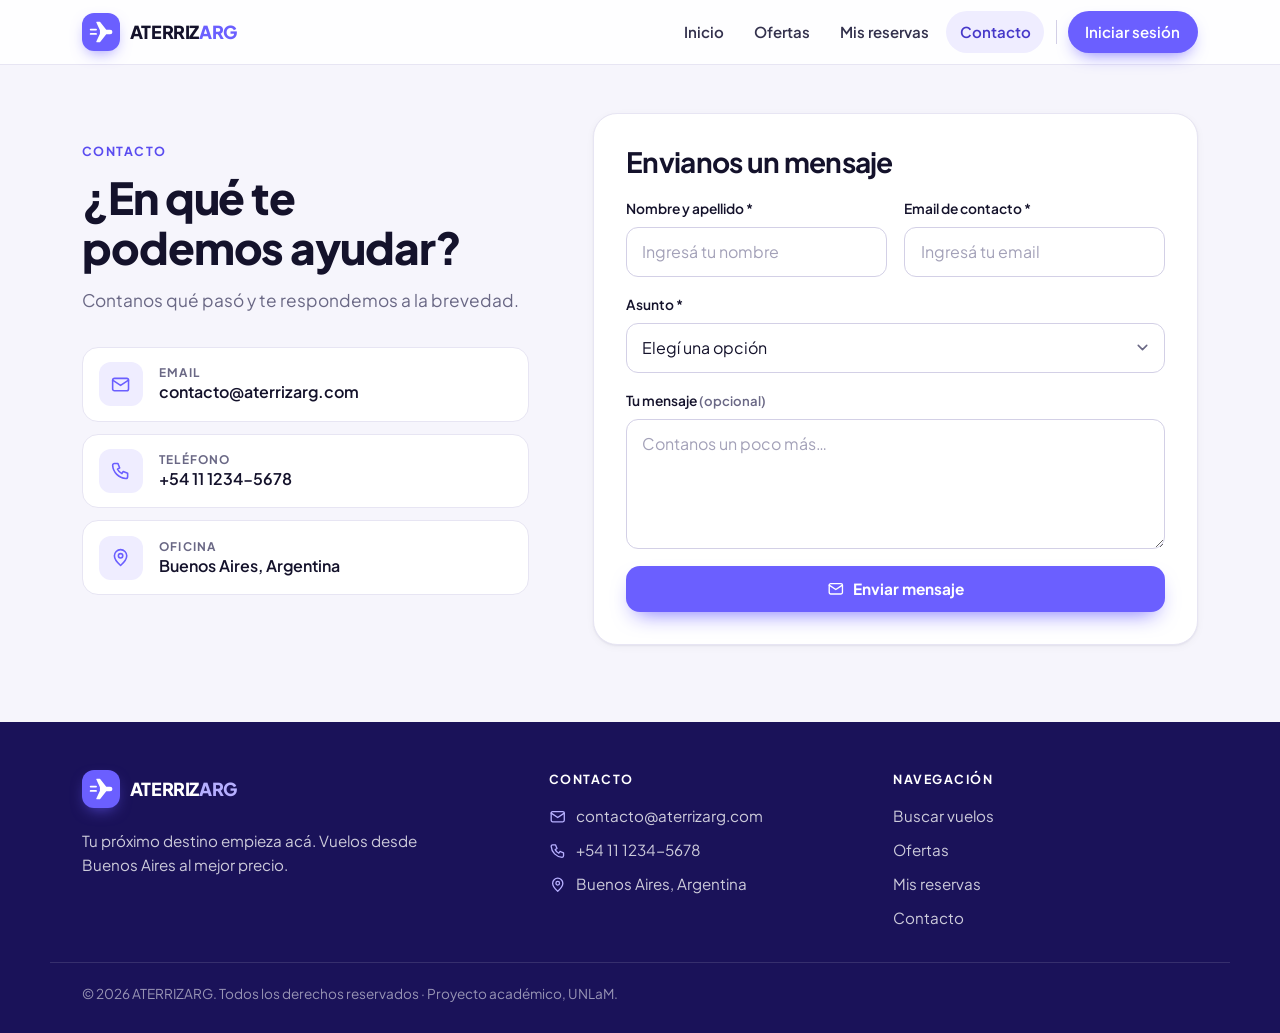
<file: pages/contacto.html>
<!DOCTYPE html>
<html lang="es">

<head>
    <meta charset="UTF-8">
    <meta name="viewport" content="width=device-width, initial-scale=1.0">
    <title>Contacto · ATERRIZARG</title>
    <meta name="description" content="Escribinos y te respondemos a la brevedad.">
    <meta name="theme-color" content="#6b5fff">
    <link rel="icon" href="data:image/svg+xml,%3Csvg xmlns='http://www.w3.org/2000/svg' viewBox='180 160 920 860'%3E%3Crect x='180' y='160' width='920' height='860' rx='200' fill='%236b5fff'/%3E%3Cg fill='%23fff'%3E%3Crect x='303' y='492' width='215' height='52' rx='26'/%3E%3Crect x='303' y='622' width='215' height='52' rx='26'/%3E%3Cpath d='M512%20285h88a20%2020%200%200%201%2015%207L798%20520h115a70%2070%200%200%201%200%20140H798L615%20888a20%2020%200%200%201-15%207h-88a13%2013%200%200%201-12-18L608%20645V535L500%20303a13%2013%200%200%201%2012-18Z'/%3E%3C/g%3E%3C/svg%3E">
    <link rel="preconnect" href="https://fonts.googleapis.com">
    <link rel="preconnect" href="https://fonts.gstatic.com" crossorigin>
    <link
        href="https://fonts.googleapis.com/css2?family=DM+Mono:wght@400;500&family=Plus+Jakarta+Sans:wght@400;500;600;700;800&display=swap"
        rel="stylesheet">
    <link rel="stylesheet" href="../styles/styles.css">
    <link rel="stylesheet" href="../styles/styles-contacto.css">
    <script src="../JS/ui.js"></script>
</head>

<body>
    <svg class="sprite" aria-hidden="true" focusable="false">
        <symbol id="i-plane" viewBox="0 0 24 24"><path d="M17.8 19.2 16 11l3.5-3.5C21 6 21.5 4 21 3c-1-.5-3 0-4.5 1.5L13 8 4.8 6.2c-.5-.1-.9.1-1.1.5l-.3.5c-.2.5-.1 1 .3 1.3L9 12l-2 3H4l-1 1 3 2 2 3 1-1v-3l3-2 3.5 5.3c.3.4.8.5 1.3.3l.5-.2c.4-.3.6-.7.5-1.2z"></path></symbol>
        <symbol id="i-search" viewBox="0 0 24 24"><circle cx="11" cy="11" r="7"></circle><path d="m20 20-3.5-3.5"></path></symbol>
        <symbol id="i-calendar" viewBox="0 0 24 24"><rect x="3" y="5" width="18" height="16" rx="2"></rect><path d="M3 10h18M8 3v4M16 3v4"></path></symbol>
        <symbol id="i-clock" viewBox="0 0 24 24"><circle cx="12" cy="12" r="9"></circle><path d="M12 7v5l3 2"></path></symbol>
        <symbol id="i-user" viewBox="0 0 24 24"><circle cx="12" cy="8" r="4"></circle><path d="M4 21a8 8 0 0 1 16 0"></path></symbol>
        <symbol id="i-users" viewBox="0 0 24 24"><path d="M16 21v-2a4 4 0 0 0-4-4H6a4 4 0 0 0-4 4v2"></path><circle cx="9" cy="7" r="4"></circle><path d="M22 21v-2a4 4 0 0 0-3-3.87M16 3.13a4 4 0 0 1 0 7.75"></path></symbol>
        <symbol id="i-mail" viewBox="0 0 24 24"><rect x="3" y="5" width="18" height="14" rx="2"></rect><path d="m3 7 9 6 9-6"></path></symbol>
        <symbol id="i-phone" viewBox="0 0 24 24"><path d="M5 4h4l2 5-2.5 1.5a11 11 0 0 0 5 5L15 13l5 2v4a2 2 0 0 1-2 2A16 16 0 0 1 3 6a2 2 0 0 1 2-2Z"></path></symbol>
        <symbol id="i-pin" viewBox="0 0 24 24"><path d="M12 21s7-6.1 7-11a7 7 0 1 0-14 0c0 4.9 7 11 7 11Z"></path><circle cx="12" cy="10" r="2.5"></circle></symbol>
        <symbol id="i-ticket" viewBox="0 0 24 24"><path d="M3 9V6a1 1 0 0 1 1-1h16a1 1 0 0 1 1 1v3a3 3 0 0 0 0 6v3a1 1 0 0 1-1 1H4a1 1 0 0 1-1-1v-3a3 3 0 0 0 0-6Z"></path><path d="M14 5v2M14 11v2M14 17v2"></path></symbol>
        <symbol id="i-bag" viewBox="0 0 24 24"><path d="M6 20V10a6 6 0 0 1 12 0v10a1 1 0 0 1-1 1H7a1 1 0 0 1-1-1Z"></path><path d="M9 5V4a1 1 0 0 1 1-1h4a1 1 0 0 1 1 1v1M9 14h6"></path></symbol>
        <symbol id="i-carry" viewBox="0 0 24 24"><rect x="6" y="7" width="12" height="13" rx="2"></rect><path d="M9 7V3h6v4M9 20v1.5M15 20v1.5M10 11v5M14 11v5"></path></symbol>
        <symbol id="i-luggage" viewBox="0 0 24 24"><rect x="3" y="8" width="18" height="12" rx="2"></rect><path d="M8 8V5a1 1 0 0 1 1-1h6a1 1 0 0 1 1 1v3M3 13h18"></path></symbol>
        <symbol id="i-check" viewBox="0 0 24 24"><path d="m5 12 5 5 9-10"></path></symbol>
        <symbol id="i-x" viewBox="0 0 24 24"><path d="M6 6l12 12M18 6 6 18"></path></symbol>
        <symbol id="i-arrow-right" viewBox="0 0 24 24"><path d="M5 12h14M13 6l6 6-6 6"></path></symbol>
        <symbol id="i-arrow-left" viewBox="0 0 24 24"><path d="M19 12H5M11 6l-6 6 6 6"></path></symbol>
        <symbol id="i-chevron" viewBox="0 0 24 24"><path d="m6 9 6 6 6-6"></path></symbol>
        <symbol id="i-card" viewBox="0 0 24 24"><rect x="2" y="5" width="20" height="14" rx="2"></rect><path d="M2 10h20M6 15h4"></path></symbol>
        <symbol id="i-bank" viewBox="0 0 24 24"><path d="M3 10 12 4l9 6M5 10v8M9.5 10v8M14.5 10v8M19 10v8M3 21h18"></path></symbol>
        <symbol id="i-lock" viewBox="0 0 24 24"><rect x="5" y="11" width="14" height="10" rx="2"></rect><path d="M8 11V7a4 4 0 0 1 8 0v4"></path></symbol>
        <symbol id="i-tag" viewBox="0 0 24 24"><path d="M3 12V4a1 1 0 0 1 1-1h8l9 9-9 9-9-9Z"></path><circle cx="7.5" cy="7.5" r="1.2"></circle></symbol>
        <symbol id="i-logout" viewBox="0 0 24 24"><path d="M9 21H5a2 2 0 0 1-2-2V5a2 2 0 0 1 2-2h4M16 17l5-5-5-5M21 12H9"></path></symbol>
        <symbol id="i-filter" viewBox="0 0 24 24"><path d="M3 5h18l-7 8v6l-4 2v-8L3 5Z"></path></symbol>
        <symbol id="i-info" viewBox="0 0 24 24"><circle cx="12" cy="12" r="9"></circle><path d="M12 11v6M12 7.5v.01"></path></symbol>
        <symbol id="i-shield" viewBox="0 0 24 24"><path d="M12 3 4 6v6c0 5 3.5 8 8 9 4.500-1 8-4 8-9V6l-8-3Z"></path><path d="m9 12 2 2 4-4"></path></symbol>
        <symbol id="i-seat" viewBox="0 0 24 24"><path d="M7 18v3M17 18v3M5 11v5a2 2 0 0 0 2 2h10a2 2 0 0 0 2-2v-5M8 14V6a2 2 0 0 1 2-2h4a2 2 0 0 1 2 2v8"></path></symbol>
    </svg>

    <a class="saltar" href="#contenido">Saltar al contenido</a>

    <header class="site-header">
        <div class="header-inner">
            <a class="brand" href="../index.html" aria-label="ATERRIZARG, ir al inicio">
                <svg class="brand-mark" viewBox="280 260 720 660" aria-hidden="true" focusable="false">
                    <rect x="303" y="492" width="215" height="52" rx="26"></rect>
                    <rect x="303" y="622" width="215" height="52" rx="26"></rect>
                    <path d="M512 285h88a20 20 0 0 1 15 7L798 520h115a70 70 0 0 1 0 140H798L615 888a20 20 0 0 1-15 7h-88a13 13 0 0 1-12-18L608 645V535L500 303a13 13 0 0 1 12-18Z"></path>
                </svg>
                <span class="brand-name">ATERRIZ<span>ARG</span></span>
            </a>
            <button class="nav-toggle" type="button" aria-expanded="false" aria-controls="nav-principal"
                aria-label="Abrir menú">
                <span></span><span></span><span></span>
            </button>
            <nav class="site-nav" id="nav-principal" aria-label="Principal">
                <a href="../index.html">Inicio</a>
                <a href="./ofertas.html">Ofertas</a>
                <a href="./reservas.html">Mis reservas</a>
                <a href="./contacto.html" class="selected-nav" aria-current="page">Contacto</a>
                <span class="nav-sep" aria-hidden="true"></span>
                <a href="./perfil.html" id="nav-perfil" class="oculto"><svg class="ico" aria-hidden="true" focusable="false"><use href="#i-user"></use></svg> Perfil</a>
                <a href="./login.html" id="nav-iniciar-sesion" class="nav-cta">Iniciar sesión</a>
                <a href="../index.html" onclick="cerrarSesion()" id="nav-cerrar-sesion" class="nav-salir oculto"><svg class="ico" aria-hidden="true" focusable="false"><use href="#i-logout"></use></svg> Cerrar sesión</a>
            </nav>
        </div>
    </header>

    <main id="contenido" class="contenedor main-contacto">
        <div class="grid-contacto">
            <section class="contacto-info">
                <p class="kicker">Contacto</p>
                <h1>¿En qué te podemos ayudar?</h1>
                <p class="contacto-sub">Contanos qué pasó y te respondemos a la brevedad.</p>

                <ul class="contacto-canales">
                    <li>
                        <span class="canal-icono"><svg class="ico" aria-hidden="true" focusable="false"><use href="#i-mail"></use></svg></span>
                        <div><strong>Email</strong><span>contacto@aterrizarg.com</span></div>
                    </li>
                    <li>
                        <span class="canal-icono"><svg class="ico" aria-hidden="true" focusable="false"><use href="#i-phone"></use></svg></span>
                        <div><strong>Teléfono</strong><span>+54 11 1234-5678</span></div>
                    </li>
                    <li>
                        <span class="canal-icono"><svg class="ico" aria-hidden="true" focusable="false"><use href="#i-pin"></use></svg></span>
                        <div><strong>Oficina</strong><span>Buenos Aires, Argentina</span></div>
                    </li>
                </ul>
            </section>

            <section class="panel">
                <h2>Envianos un mensaje</h2>
                <form action="https://formspree.io/f/mlgkwraj" method="POST" name="form-contacto" id="form-contacto"
                    class="form-grid" novalidate>
                    <div class="campo">
                        <label for="nombre-apellido">Nombre y apellido *</label>
                        <input id="nombre-apellido" name="nombre" type="text" placeholder="Ingresá tu nombre"
                            autocomplete="name">
                    </div>

                    <div class="campo">
                        <label for="email-contacto">Email de contacto *</label>
                        <input id="email-contacto" name="email" type="email" placeholder="Ingresá tu email"
                            autocomplete="email">
                    </div>

                    <div class="campo ancho-total">
                        <label for="asunto">Asunto *</label>
                        <select name="asunto" id="asunto">
                            <option value="" selected hidden disabled>Elegí una opción</option>
                            <option value="daño-maletas">Demora en la entrega, daño de maletas o pérdida total</option>
                            <option value="vuelos">Cancelaciones, retrasos excesivos o pérdida de conexiones</option>
                            <option value="atencion-cliente">Quejas sobre el personal de check-in, seguridad o puertas
                                de embarque</option>
                            <option value="infraestructura">Limpieza de baños, falta de asientos o problemas con el
                                Wi-Fi/enchufes</option>
                            <option value="precios">Disconformidad con costos de estacionamiento o locales comerciales
                            </option>
                            <option value="error-registro">Error al registrar mis datos</option>
                            <option value="otro">Otro</option>
                        </select>
                    </div>

                    <div class="campo ancho-total">
                        <label for="mensaje">Tu mensaje <span class="campo-ayuda">(opcional)</span></label>
                        <textarea id="mensaje" name="mensaje" placeholder="Contanos un poco más…"></textarea>
                    </div>

                    <button type="submit" class="btn btn-primario ancho-total"><svg class="ico" aria-hidden="true" focusable="false"><use href="#i-mail"></use></svg> Enviar mensaje</button>
                </form>
            </section>
        </div>
    </main>

    <footer class="site-footer">
        <div class="footer-inner">
            <div class="footer-brand">
                <a class="brand" href="../index.html" aria-label="ATERRIZARG, ir al inicio">
                    <svg class="brand-mark" viewBox="280 260 720 660" aria-hidden="true" focusable="false">
                    <rect x="303" y="492" width="215" height="52" rx="26"></rect>
                    <rect x="303" y="622" width="215" height="52" rx="26"></rect>
                    <path d="M512 285h88a20 20 0 0 1 15 7L798 520h115a70 70 0 0 1 0 140H798L615 888a20 20 0 0 1-15 7h-88a13 13 0 0 1-12-18L608 645V535L500 303a13 13 0 0 1 12-18Z"></path>
                </svg>
                    <span class="brand-name">ATERRIZ<span>ARG</span></span>
                </a>
                <p>Tu próximo destino empieza acá. Vuelos desde Buenos Aires al mejor precio.</p>
            </div>
            <div>
                <p class="footer-titulo">Contacto</p>
                <ul class="footer-lista">
                    <li><svg class="ico" aria-hidden="true" focusable="false"><use href="#i-mail"></use></svg> contacto@aterrizarg.com</li>
                    <li><svg class="ico" aria-hidden="true" focusable="false"><use href="#i-phone"></use></svg> +54 11 1234-5678</li>
                    <li><svg class="ico" aria-hidden="true" focusable="false"><use href="#i-pin"></use></svg> Buenos Aires, Argentina</li>
                </ul>
            </div>
            <div>
                <p class="footer-titulo">Navegación</p>
                <ul class="footer-lista">
                    <li><a href="../index.html">Buscar vuelos</a></li>
                    <li><a href="./ofertas.html">Ofertas</a></li>
                    <li><a href="./reservas.html">Mis reservas</a></li>
                    <li><a href="./contacto.html">Contacto</a></li>
                </ul>
            </div>
        </div>
        <p class="footer-legal">© 2026 ATERRIZARG. Todos los derechos reservados · Proyecto académico, UNLaM.</p>
    </footer>

    <script src="../JS/navbar.js"></script>
    <script src="../JS/contacto.js"></script>
</body>

</html>
</file>
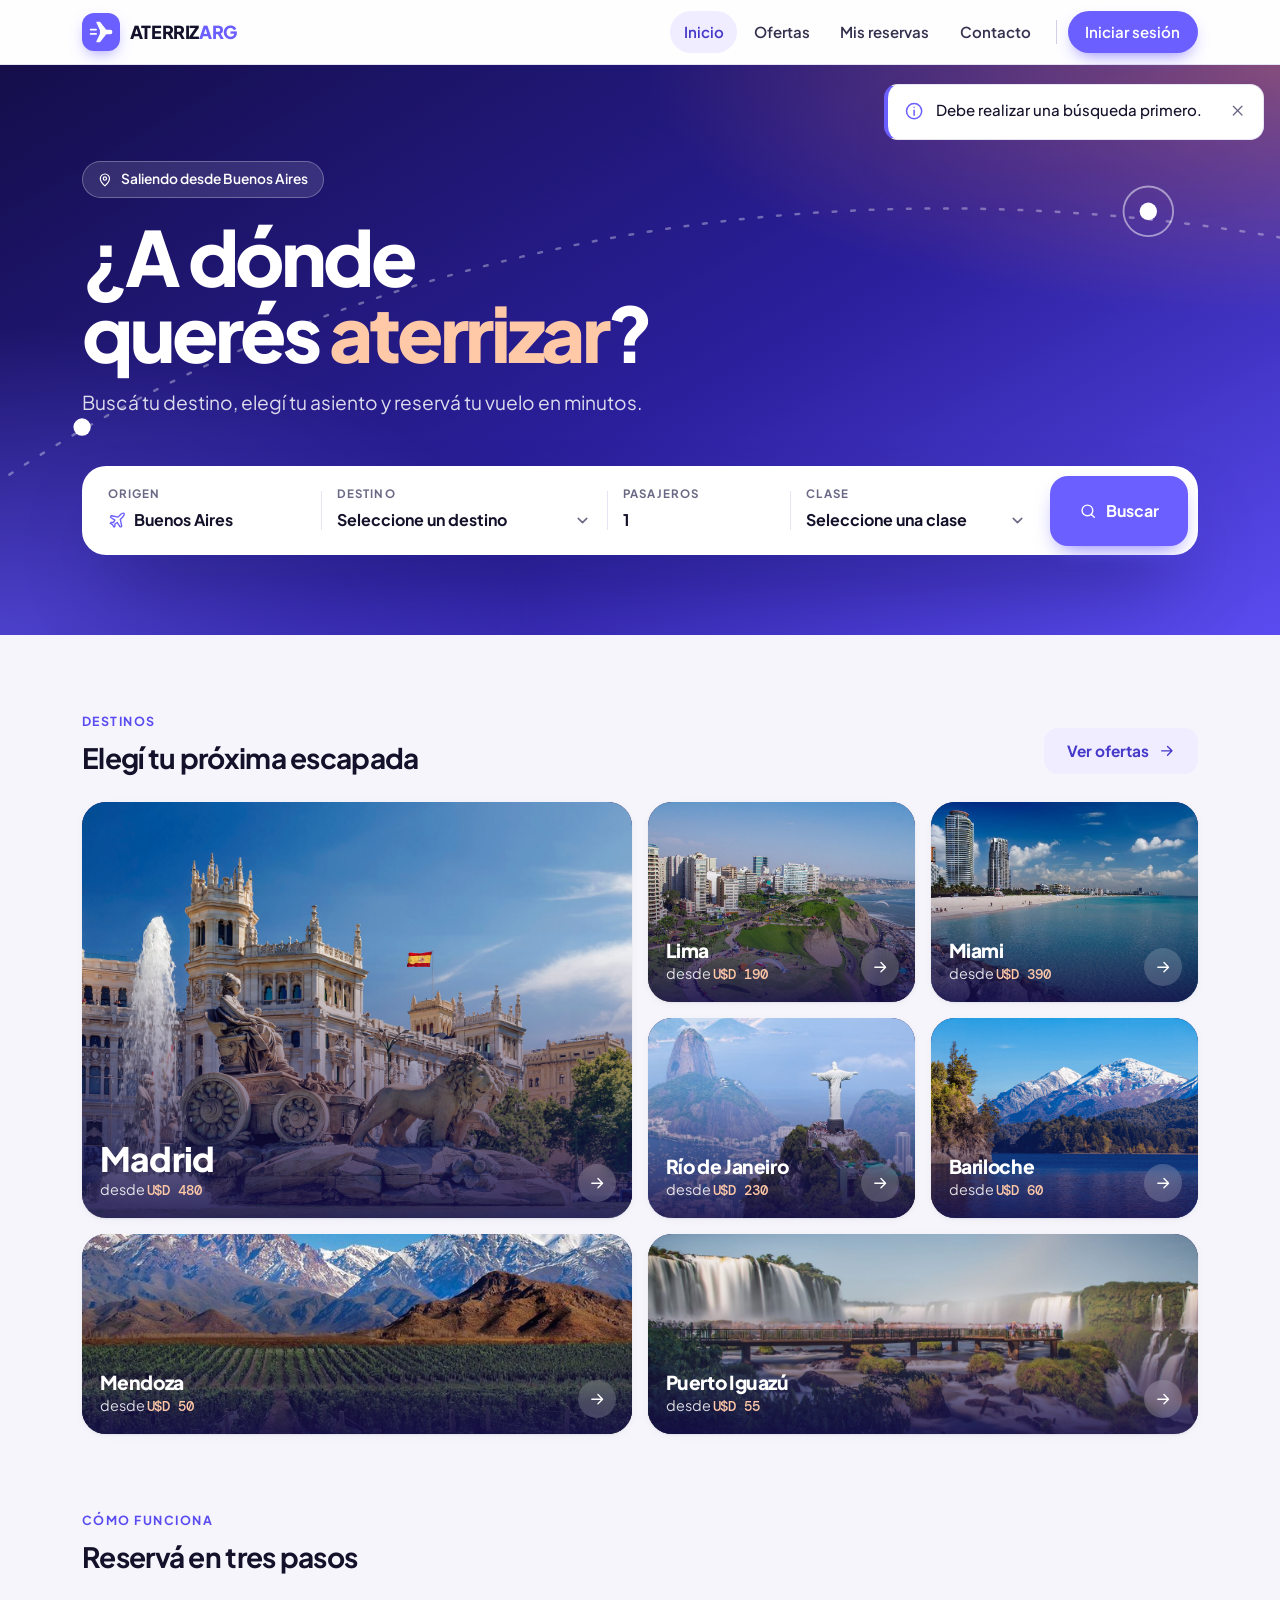
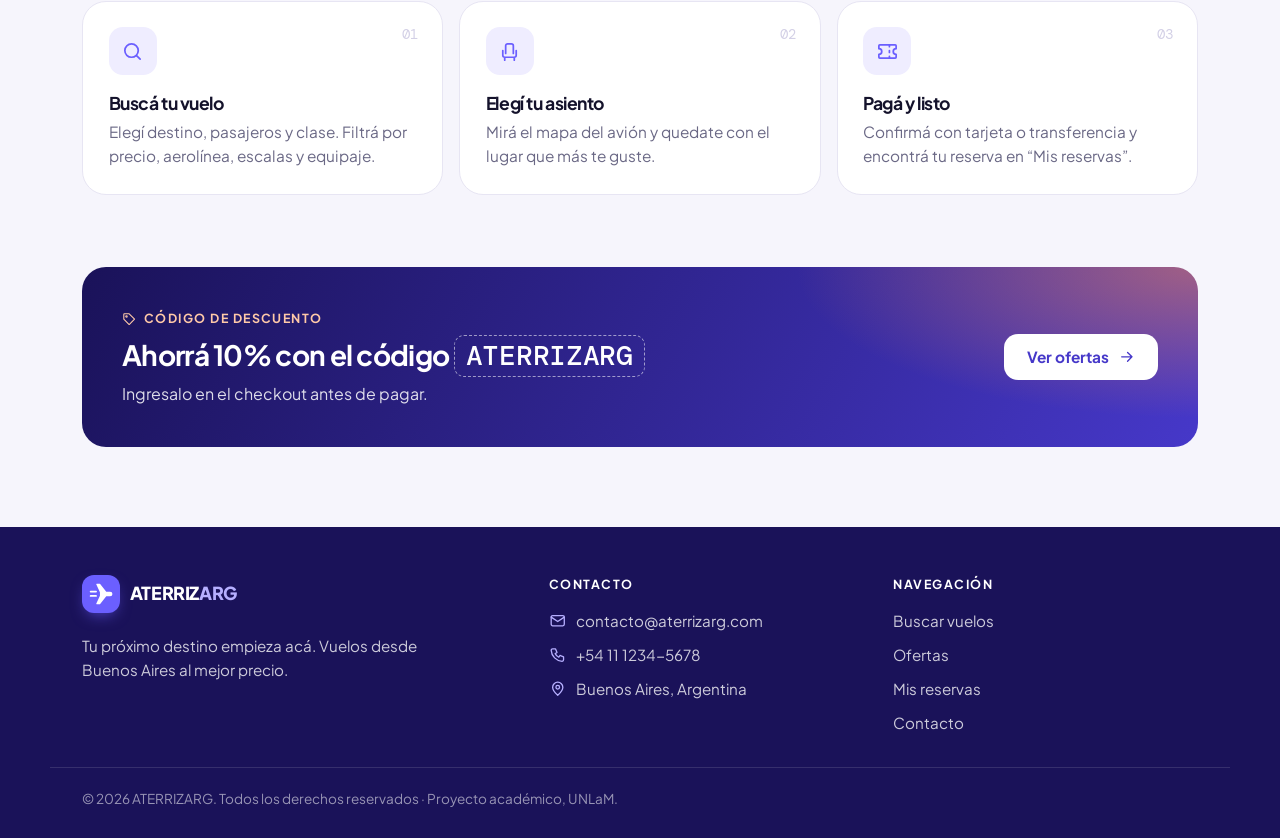
<file: pages/detalle-de-vuelo.html>
<!DOCTYPE html>
<html lang="es">

<head>
    <meta charset="UTF-8">
    <meta name="viewport" content="width=device-width, initial-scale=1.0">
    <title>Elegí tu asiento · ATERRIZARG</title>
    <meta name="description" content="Seleccioná tus asientos en el mapa del avión.">
    <meta name="theme-color" content="#6b5fff">
    <link rel="icon" href="data:image/svg+xml,%3Csvg xmlns='http://www.w3.org/2000/svg' viewBox='180 160 920 860'%3E%3Crect x='180' y='160' width='920' height='860' rx='200' fill='%236b5fff'/%3E%3Cg fill='%23fff'%3E%3Crect x='303' y='492' width='215' height='52' rx='26'/%3E%3Crect x='303' y='622' width='215' height='52' rx='26'/%3E%3Cpath d='M512%20285h88a20%2020%200%200%201%2015%207L798%20520h115a70%2070%200%200%201%200%20140H798L615%20888a20%2020%200%200%201-15%207h-88a13%2013%200%200%201-12-18L608%20645V535L500%20303a13%2013%200%200%201%2012-18Z'/%3E%3C/g%3E%3C/svg%3E">
    <link rel="preconnect" href="https://fonts.googleapis.com">
    <link rel="preconnect" href="https://fonts.gstatic.com" crossorigin>
    <link
        href="https://fonts.googleapis.com/css2?family=DM+Mono:wght@400;500&family=Plus+Jakarta+Sans:wght@400;500;600;700;800&display=swap"
        rel="stylesheet">
    <link rel="stylesheet" href="../styles/styles.css">
    <link rel="stylesheet" href="../styles/detalle-de-vuelo.css">
    <script src="../JS/ui.js"></script>
</head>

<body>
    <svg class="sprite" aria-hidden="true" focusable="false">
        <symbol id="i-plane" viewBox="0 0 24 24"><path d="M17.8 19.2 16 11l3.5-3.5C21 6 21.5 4 21 3c-1-.5-3 0-4.5 1.5L13 8 4.8 6.2c-.5-.1-.9.1-1.1.5l-.3.5c-.2.5-.1 1 .3 1.3L9 12l-2 3H4l-1 1 3 2 2 3 1-1v-3l3-2 3.5 5.3c.3.4.8.5 1.3.3l.5-.2c.4-.3.6-.7.5-1.2z"></path></symbol>
        <symbol id="i-search" viewBox="0 0 24 24"><circle cx="11" cy="11" r="7"></circle><path d="m20 20-3.5-3.5"></path></symbol>
        <symbol id="i-calendar" viewBox="0 0 24 24"><rect x="3" y="5" width="18" height="16" rx="2"></rect><path d="M3 10h18M8 3v4M16 3v4"></path></symbol>
        <symbol id="i-clock" viewBox="0 0 24 24"><circle cx="12" cy="12" r="9"></circle><path d="M12 7v5l3 2"></path></symbol>
        <symbol id="i-user" viewBox="0 0 24 24"><circle cx="12" cy="8" r="4"></circle><path d="M4 21a8 8 0 0 1 16 0"></path></symbol>
        <symbol id="i-users" viewBox="0 0 24 24"><path d="M16 21v-2a4 4 0 0 0-4-4H6a4 4 0 0 0-4 4v2"></path><circle cx="9" cy="7" r="4"></circle><path d="M22 21v-2a4 4 0 0 0-3-3.87M16 3.13a4 4 0 0 1 0 7.75"></path></symbol>
        <symbol id="i-mail" viewBox="0 0 24 24"><rect x="3" y="5" width="18" height="14" rx="2"></rect><path d="m3 7 9 6 9-6"></path></symbol>
        <symbol id="i-phone" viewBox="0 0 24 24"><path d="M5 4h4l2 5-2.5 1.5a11 11 0 0 0 5 5L15 13l5 2v4a2 2 0 0 1-2 2A16 16 0 0 1 3 6a2 2 0 0 1 2-2Z"></path></symbol>
        <symbol id="i-pin" viewBox="0 0 24 24"><path d="M12 21s7-6.1 7-11a7 7 0 1 0-14 0c0 4.9 7 11 7 11Z"></path><circle cx="12" cy="10" r="2.5"></circle></symbol>
        <symbol id="i-ticket" viewBox="0 0 24 24"><path d="M3 9V6a1 1 0 0 1 1-1h16a1 1 0 0 1 1 1v3a3 3 0 0 0 0 6v3a1 1 0 0 1-1 1H4a1 1 0 0 1-1-1v-3a3 3 0 0 0 0-6Z"></path><path d="M14 5v2M14 11v2M14 17v2"></path></symbol>
        <symbol id="i-bag" viewBox="0 0 24 24"><path d="M6 20V10a6 6 0 0 1 12 0v10a1 1 0 0 1-1 1H7a1 1 0 0 1-1-1Z"></path><path d="M9 5V4a1 1 0 0 1 1-1h4a1 1 0 0 1 1 1v1M9 14h6"></path></symbol>
        <symbol id="i-carry" viewBox="0 0 24 24"><rect x="6" y="7" width="12" height="13" rx="2"></rect><path d="M9 7V3h6v4M9 20v1.5M15 20v1.5M10 11v5M14 11v5"></path></symbol>
        <symbol id="i-luggage" viewBox="0 0 24 24"><rect x="3" y="8" width="18" height="12" rx="2"></rect><path d="M8 8V5a1 1 0 0 1 1-1h6a1 1 0 0 1 1 1v3M3 13h18"></path></symbol>
        <symbol id="i-check" viewBox="0 0 24 24"><path d="m5 12 5 5 9-10"></path></symbol>
        <symbol id="i-x" viewBox="0 0 24 24"><path d="M6 6l12 12M18 6 6 18"></path></symbol>
        <symbol id="i-arrow-right" viewBox="0 0 24 24"><path d="M5 12h14M13 6l6 6-6 6"></path></symbol>
        <symbol id="i-arrow-left" viewBox="0 0 24 24"><path d="M19 12H5M11 6l-6 6 6 6"></path></symbol>
        <symbol id="i-chevron" viewBox="0 0 24 24"><path d="m6 9 6 6 6-6"></path></symbol>
        <symbol id="i-card" viewBox="0 0 24 24"><rect x="2" y="5" width="20" height="14" rx="2"></rect><path d="M2 10h20M6 15h4"></path></symbol>
        <symbol id="i-bank" viewBox="0 0 24 24"><path d="M3 10 12 4l9 6M5 10v8M9.5 10v8M14.5 10v8M19 10v8M3 21h18"></path></symbol>
        <symbol id="i-lock" viewBox="0 0 24 24"><rect x="5" y="11" width="14" height="10" rx="2"></rect><path d="M8 11V7a4 4 0 0 1 8 0v4"></path></symbol>
        <symbol id="i-tag" viewBox="0 0 24 24"><path d="M3 12V4a1 1 0 0 1 1-1h8l9 9-9 9-9-9Z"></path><circle cx="7.5" cy="7.5" r="1.2"></circle></symbol>
        <symbol id="i-logout" viewBox="0 0 24 24"><path d="M9 21H5a2 2 0 0 1-2-2V5a2 2 0 0 1 2-2h4M16 17l5-5-5-5M21 12H9"></path></symbol>
        <symbol id="i-filter" viewBox="0 0 24 24"><path d="M3 5h18l-7 8v6l-4 2v-8L3 5Z"></path></symbol>
        <symbol id="i-info" viewBox="0 0 24 24"><circle cx="12" cy="12" r="9"></circle><path d="M12 11v6M12 7.5v.01"></path></symbol>
        <symbol id="i-shield" viewBox="0 0 24 24"><path d="M12 3 4 6v6c0 5 3.5 8 8 9 4.500-1 8-4 8-9V6l-8-3Z"></path><path d="m9 12 2 2 4-4"></path></symbol>
        <symbol id="i-seat" viewBox="0 0 24 24"><path d="M7 18v3M17 18v3M5 11v5a2 2 0 0 0 2 2h10a2 2 0 0 0 2-2v-5M8 14V6a2 2 0 0 1 2-2h4a2 2 0 0 1 2 2v8"></path></symbol>
    </svg>

    <a class="saltar" href="#contenido">Saltar al contenido</a>

    <header class="site-header">
        <div class="header-inner">
            <a class="brand" href="../index.html" aria-label="ATERRIZARG, ir al inicio">
                <svg class="brand-mark" viewBox="280 260 720 660" aria-hidden="true" focusable="false">
                    <rect x="303" y="492" width="215" height="52" rx="26"></rect>
                    <rect x="303" y="622" width="215" height="52" rx="26"></rect>
                    <path d="M512 285h88a20 20 0 0 1 15 7L798 520h115a70 70 0 0 1 0 140H798L615 888a20 20 0 0 1-15 7h-88a13 13 0 0 1-12-18L608 645V535L500 303a13 13 0 0 1 12-18Z"></path>
                </svg>
                <span class="brand-name">ATERRIZ<span>ARG</span></span>
            </a>
            <button class="nav-toggle" type="button" aria-expanded="false" aria-controls="nav-principal"
                aria-label="Abrir menú">
                <span></span><span></span><span></span>
            </button>
            <nav class="site-nav" id="nav-principal" aria-label="Principal">
                <a href="../index.html">Inicio</a>
                <a href="./ofertas.html">Ofertas</a>
                <a href="./reservas.html">Mis reservas</a>
                <a href="./contacto.html">Contacto</a>
                <span class="nav-sep" aria-hidden="true"></span>
                <a href="./perfil.html" id="nav-perfil" class="oculto"><svg class="ico" aria-hidden="true" focusable="false"><use href="#i-user"></use></svg> Perfil</a>
                <a href="./login.html" id="nav-iniciar-sesion" class="nav-cta">Iniciar sesión</a>
                <a href="../index.html" onclick="cerrarSesion()" id="nav-cerrar-sesion" class="nav-salir oculto"><svg class="ico" aria-hidden="true" focusable="false"><use href="#i-logout"></use></svg> Cerrar sesión</a>
            </nav>
        </div>
    </header>

    <main id="contenido" class="contenedor">
        <ol class="stepper" aria-label="Progreso de la reserva">
            <li class="hecho"><span><svg class="ico" aria-hidden="true" focusable="false"><use href="#i-check"></use></svg></span>Vuelo</li>
            <li class="actual" aria-current="step"><span>2</span>Asientos</li>
            <li><span>3</span>Pago</li>
        </ol>

        <div class="layout-detalle">
            <section class="panel c-detalle">
                <h1>Seleccioná tu asiento</h1>
                <p id="ayuda-asientos" class="ayuda-asientos">Tocá un asiento disponible para elegirlo.</p>

                <div class="disponible-ocupado-container" aria-hidden="true">
                    <span><i class="caja-disponible"></i> Disponible</span>
                    <span><i class="caja-seleccionado"></i> Seleccionado</span>
                    <span><i class="caja-ocupado"></i> Ocupado</span>
                </div>

                <div class="avion">
                    <div class="avion-nariz" aria-hidden="true"><span>Frente del avión</span></div>
                    <div class="asiento-container">
                        <div class="vacio"></div>
                        <div class="letra">A</div>
                        <div class="letra">B</div>
                        <div class="letra">C</div>
                        <div class="letra">D</div>
                        <div class="vacio"></div>
                        <div class="letra">E</div>
                        <div class="letra">F</div>
                        <div class="letra">G</div>
                        <div class="letra">H</div>
                    </div>
                </div>
            </section>

            <aside class="panel resumen-vuelo" aria-label="Detalle de vuelo">
                <h2>Tu vuelo</h2>
                <div class="detalle-card">
                    <p class="detalle-ruta" id="ruta-vuelo"></p>
                    <dl class="detalle-lista">
                        <div>
                            <dt><svg class="ico" aria-hidden="true" focusable="false"><use href="#i-calendar"></use></svg> Fecha</dt>
                            <dd id="fecha-vuelo"></dd>
                        </div>
                        <div>
                            <dt><svg class="ico" aria-hidden="true" focusable="false"><use href="#i-clock"></use></svg> Horario</dt>
                            <dd id="horario-vuelo" class="mono"></dd>
                        </div>
                        <div>
                            <dt><svg class="ico" aria-hidden="true" focusable="false"><use href="#i-plane"></use></svg> Aerolínea</dt>
                            <dd id="tipo-vuelo"></dd>
                        </div>
                        <div>
                            <dt><svg class="ico" aria-hidden="true" focusable="false"><use href="#i-seat"></use></svg> Asientos</dt>
                            <dd id="asientos-elegidos" class="mono">—</dd>
                        </div>
                    </dl>
                </div>
                <div class="total">
                    <span id="detalle-precio" class="total-detalle"></span>
                    <p id="precio-vuelo"></p>
                </div>
                <div class="botones-container">
                    <button class="btn btn-primario btn-bloque continuar" onclick="continuarCheckout()">
                        Continuar al pago <svg class="ico ico-mueve" aria-hidden="true" focusable="false"><use href="#i-arrow-right"></use></svg>
                    </button>
                    <button class="btn btn-secundario btn-bloque" onclick="window.location.href='./busqueda.html'">
                        <svg class="ico" aria-hidden="true" focusable="false"><use href="#i-arrow-left"></use></svg> Volver a los vuelos
                    </button>
                </div>
            </aside>
        </div>
    </main>

    <footer class="site-footer">
        <div class="footer-inner">
            <div class="footer-brand">
                <a class="brand" href="../index.html" aria-label="ATERRIZARG, ir al inicio">
                    <svg class="brand-mark" viewBox="280 260 720 660" aria-hidden="true" focusable="false">
                    <rect x="303" y="492" width="215" height="52" rx="26"></rect>
                    <rect x="303" y="622" width="215" height="52" rx="26"></rect>
                    <path d="M512 285h88a20 20 0 0 1 15 7L798 520h115a70 70 0 0 1 0 140H798L615 888a20 20 0 0 1-15 7h-88a13 13 0 0 1-12-18L608 645V535L500 303a13 13 0 0 1 12-18Z"></path>
                </svg>
                    <span class="brand-name">ATERRIZ<span>ARG</span></span>
                </a>
                <p>Tu próximo destino empieza acá. Vuelos desde Buenos Aires al mejor precio.</p>
            </div>
            <div>
                <p class="footer-titulo">Contacto</p>
                <ul class="footer-lista">
                    <li><svg class="ico" aria-hidden="true" focusable="false"><use href="#i-mail"></use></svg> contacto@aterrizarg.com</li>
                    <li><svg class="ico" aria-hidden="true" focusable="false"><use href="#i-phone"></use></svg> +54 11 1234-5678</li>
                    <li><svg class="ico" aria-hidden="true" focusable="false"><use href="#i-pin"></use></svg> Buenos Aires, Argentina</li>
                </ul>
            </div>
            <div>
                <p class="footer-titulo">Navegación</p>
                <ul class="footer-lista">
                    <li><a href="../index.html">Buscar vuelos</a></li>
                    <li><a href="./ofertas.html">Ofertas</a></li>
                    <li><a href="./reservas.html">Mis reservas</a></li>
                    <li><a href="./contacto.html">Contacto</a></li>
                </ul>
            </div>
        </div>
        <p class="footer-legal">© 2026 ATERRIZARG. Todos los derechos reservados · Proyecto académico, UNLaM.</p>
    </footer>

    <script src="../JS/navbar.js"></script>
    <script src="../JS/detalle-de-vuelo.js"></script>
</body>

</html>
</file>
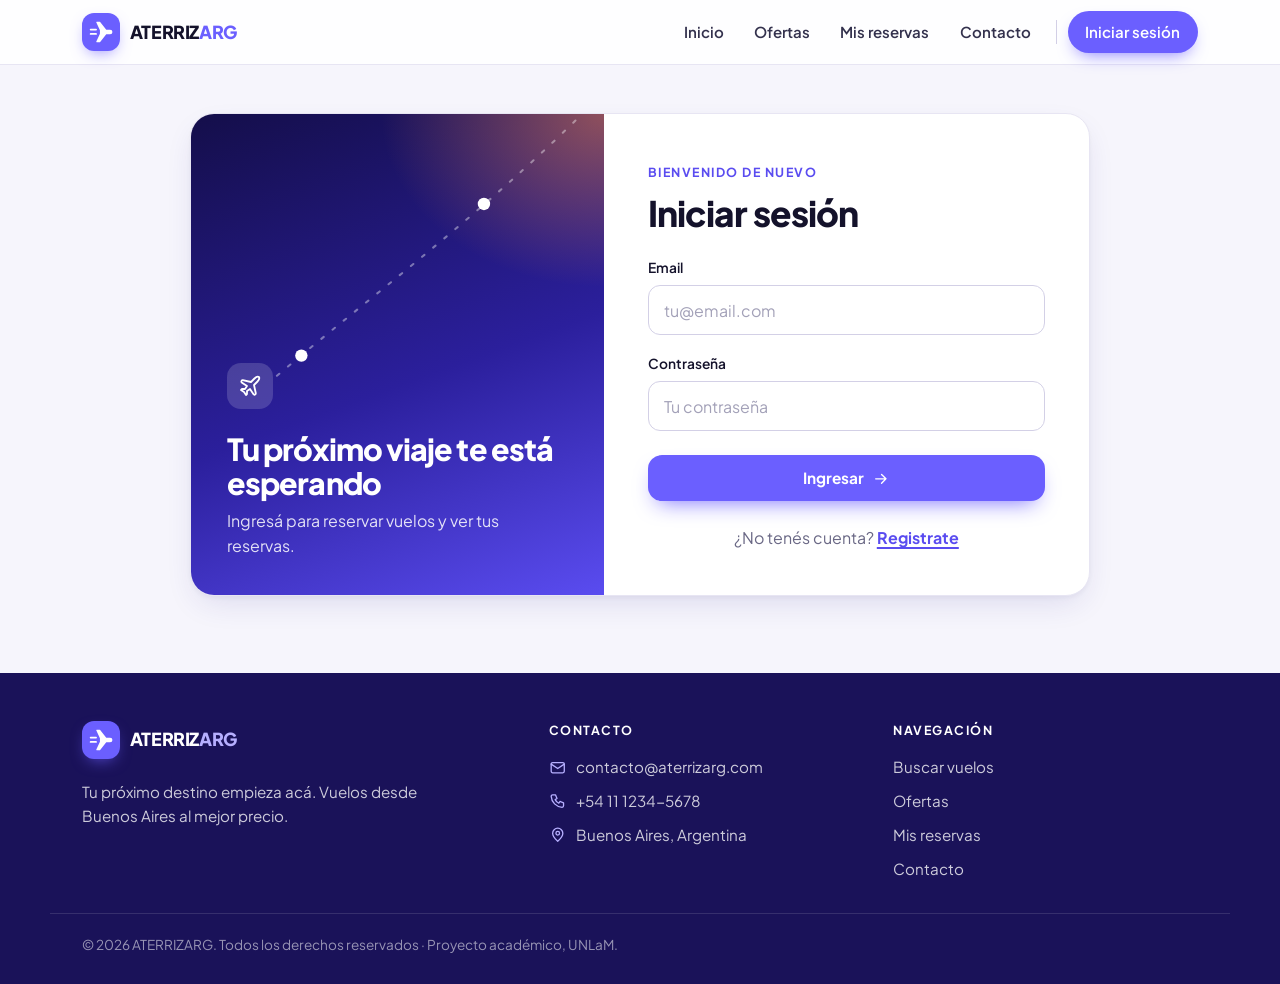
<file: pages/login.html>
<!DOCTYPE html>
<html lang="es">

<head>
    <meta charset="UTF-8">
    <meta name="viewport" content="width=device-width, initial-scale=1.0">
    <title>Iniciar sesión · ATERRIZARG</title>
    <meta name="description" content="Ingresá a tu cuenta de ATERRIZARG.">
    <meta name="theme-color" content="#6b5fff">
    <link rel="icon" href="data:image/svg+xml,%3Csvg xmlns='http://www.w3.org/2000/svg' viewBox='180 160 920 860'%3E%3Crect x='180' y='160' width='920' height='860' rx='200' fill='%236b5fff'/%3E%3Cg fill='%23fff'%3E%3Crect x='303' y='492' width='215' height='52' rx='26'/%3E%3Crect x='303' y='622' width='215' height='52' rx='26'/%3E%3Cpath d='M512%20285h88a20%2020%200%200%201%2015%207L798%20520h115a70%2070%200%200%201%200%20140H798L615%20888a20%2020%200%200%201-15%207h-88a13%2013%200%200%201-12-18L608%20645V535L500%20303a13%2013%200%200%201%2012-18Z'/%3E%3C/g%3E%3C/svg%3E">
    <link rel="preconnect" href="https://fonts.googleapis.com">
    <link rel="preconnect" href="https://fonts.gstatic.com" crossorigin>
    <link
        href="https://fonts.googleapis.com/css2?family=DM+Mono:wght@400;500&family=Plus+Jakarta+Sans:wght@400;500;600;700;800&display=swap"
        rel="stylesheet">
    <link rel="stylesheet" href="../styles/styles.css">
    <link rel="stylesheet" href="../styles/styles-login.css">
    <script src="../JS/ui.js"></script>
</head>

<body>
    <svg class="sprite" aria-hidden="true" focusable="false">
        <symbol id="i-plane" viewBox="0 0 24 24"><path d="M17.8 19.2 16 11l3.5-3.5C21 6 21.5 4 21 3c-1-.5-3 0-4.5 1.5L13 8 4.8 6.2c-.5-.1-.9.1-1.1.5l-.3.5c-.2.5-.1 1 .3 1.3L9 12l-2 3H4l-1 1 3 2 2 3 1-1v-3l3-2 3.5 5.3c.3.4.8.5 1.3.3l.5-.2c.4-.3.6-.7.5-1.2z"></path></symbol>
        <symbol id="i-search" viewBox="0 0 24 24"><circle cx="11" cy="11" r="7"></circle><path d="m20 20-3.5-3.5"></path></symbol>
        <symbol id="i-calendar" viewBox="0 0 24 24"><rect x="3" y="5" width="18" height="16" rx="2"></rect><path d="M3 10h18M8 3v4M16 3v4"></path></symbol>
        <symbol id="i-clock" viewBox="0 0 24 24"><circle cx="12" cy="12" r="9"></circle><path d="M12 7v5l3 2"></path></symbol>
        <symbol id="i-user" viewBox="0 0 24 24"><circle cx="12" cy="8" r="4"></circle><path d="M4 21a8 8 0 0 1 16 0"></path></symbol>
        <symbol id="i-users" viewBox="0 0 24 24"><path d="M16 21v-2a4 4 0 0 0-4-4H6a4 4 0 0 0-4 4v2"></path><circle cx="9" cy="7" r="4"></circle><path d="M22 21v-2a4 4 0 0 0-3-3.87M16 3.13a4 4 0 0 1 0 7.75"></path></symbol>
        <symbol id="i-mail" viewBox="0 0 24 24"><rect x="3" y="5" width="18" height="14" rx="2"></rect><path d="m3 7 9 6 9-6"></path></symbol>
        <symbol id="i-phone" viewBox="0 0 24 24"><path d="M5 4h4l2 5-2.5 1.5a11 11 0 0 0 5 5L15 13l5 2v4a2 2 0 0 1-2 2A16 16 0 0 1 3 6a2 2 0 0 1 2-2Z"></path></symbol>
        <symbol id="i-pin" viewBox="0 0 24 24"><path d="M12 21s7-6.1 7-11a7 7 0 1 0-14 0c0 4.9 7 11 7 11Z"></path><circle cx="12" cy="10" r="2.5"></circle></symbol>
        <symbol id="i-ticket" viewBox="0 0 24 24"><path d="M3 9V6a1 1 0 0 1 1-1h16a1 1 0 0 1 1 1v3a3 3 0 0 0 0 6v3a1 1 0 0 1-1 1H4a1 1 0 0 1-1-1v-3a3 3 0 0 0 0-6Z"></path><path d="M14 5v2M14 11v2M14 17v2"></path></symbol>
        <symbol id="i-bag" viewBox="0 0 24 24"><path d="M6 20V10a6 6 0 0 1 12 0v10a1 1 0 0 1-1 1H7a1 1 0 0 1-1-1Z"></path><path d="M9 5V4a1 1 0 0 1 1-1h4a1 1 0 0 1 1 1v1M9 14h6"></path></symbol>
        <symbol id="i-carry" viewBox="0 0 24 24"><rect x="6" y="7" width="12" height="13" rx="2"></rect><path d="M9 7V3h6v4M9 20v1.5M15 20v1.5M10 11v5M14 11v5"></path></symbol>
        <symbol id="i-luggage" viewBox="0 0 24 24"><rect x="3" y="8" width="18" height="12" rx="2"></rect><path d="M8 8V5a1 1 0 0 1 1-1h6a1 1 0 0 1 1 1v3M3 13h18"></path></symbol>
        <symbol id="i-check" viewBox="0 0 24 24"><path d="m5 12 5 5 9-10"></path></symbol>
        <symbol id="i-x" viewBox="0 0 24 24"><path d="M6 6l12 12M18 6 6 18"></path></symbol>
        <symbol id="i-arrow-right" viewBox="0 0 24 24"><path d="M5 12h14M13 6l6 6-6 6"></path></symbol>
        <symbol id="i-arrow-left" viewBox="0 0 24 24"><path d="M19 12H5M11 6l-6 6 6 6"></path></symbol>
        <symbol id="i-chevron" viewBox="0 0 24 24"><path d="m6 9 6 6 6-6"></path></symbol>
        <symbol id="i-card" viewBox="0 0 24 24"><rect x="2" y="5" width="20" height="14" rx="2"></rect><path d="M2 10h20M6 15h4"></path></symbol>
        <symbol id="i-bank" viewBox="0 0 24 24"><path d="M3 10 12 4l9 6M5 10v8M9.5 10v8M14.5 10v8M19 10v8M3 21h18"></path></symbol>
        <symbol id="i-lock" viewBox="0 0 24 24"><rect x="5" y="11" width="14" height="10" rx="2"></rect><path d="M8 11V7a4 4 0 0 1 8 0v4"></path></symbol>
        <symbol id="i-tag" viewBox="0 0 24 24"><path d="M3 12V4a1 1 0 0 1 1-1h8l9 9-9 9-9-9Z"></path><circle cx="7.5" cy="7.5" r="1.2"></circle></symbol>
        <symbol id="i-logout" viewBox="0 0 24 24"><path d="M9 21H5a2 2 0 0 1-2-2V5a2 2 0 0 1 2-2h4M16 17l5-5-5-5M21 12H9"></path></symbol>
        <symbol id="i-filter" viewBox="0 0 24 24"><path d="M3 5h18l-7 8v6l-4 2v-8L3 5Z"></path></symbol>
        <symbol id="i-info" viewBox="0 0 24 24"><circle cx="12" cy="12" r="9"></circle><path d="M12 11v6M12 7.5v.01"></path></symbol>
        <symbol id="i-shield" viewBox="0 0 24 24"><path d="M12 3 4 6v6c0 5 3.5 8 8 9 4.500-1 8-4 8-9V6l-8-3Z"></path><path d="m9 12 2 2 4-4"></path></symbol>
        <symbol id="i-seat" viewBox="0 0 24 24"><path d="M7 18v3M17 18v3M5 11v5a2 2 0 0 0 2 2h10a2 2 0 0 0 2-2v-5M8 14V6a2 2 0 0 1 2-2h4a2 2 0 0 1 2 2v8"></path></symbol>
    </svg>

    <a class="saltar" href="#contenido">Saltar al contenido</a>

    <header class="site-header">
        <div class="header-inner">
            <a class="brand" href="../index.html" aria-label="ATERRIZARG, ir al inicio">
                <svg class="brand-mark" viewBox="280 260 720 660" aria-hidden="true" focusable="false">
                    <rect x="303" y="492" width="215" height="52" rx="26"></rect>
                    <rect x="303" y="622" width="215" height="52" rx="26"></rect>
                    <path d="M512 285h88a20 20 0 0 1 15 7L798 520h115a70 70 0 0 1 0 140H798L615 888a20 20 0 0 1-15 7h-88a13 13 0 0 1-12-18L608 645V535L500 303a13 13 0 0 1 12-18Z"></path>
                </svg>
                <span class="brand-name">ATERRIZ<span>ARG</span></span>
            </a>
            <button class="nav-toggle" type="button" aria-expanded="false" aria-controls="nav-principal"
                aria-label="Abrir menú">
                <span></span><span></span><span></span>
            </button>
            <nav class="site-nav" id="nav-principal" aria-label="Principal">
                <a href="../index.html">Inicio</a>
                <a href="./ofertas.html">Ofertas</a>
                <a href="./reservas.html">Mis reservas</a>
                <a href="./contacto.html">Contacto</a>
                <span class="nav-sep" aria-hidden="true"></span>
                <a href="./perfil.html" id="nav-perfil" class="oculto"><svg class="ico" aria-hidden="true" focusable="false"><use href="#i-user"></use></svg> Perfil</a>
                <a href="./login.html" id="nav-iniciar-sesion" class="nav-cta">Iniciar sesión</a>
                <a href="../index.html" onclick="cerrarSesion()" id="nav-cerrar-sesion" class="nav-salir oculto"><svg class="ico" aria-hidden="true" focusable="false"><use href="#i-logout"></use></svg> Cerrar sesión</a>
            </nav>
        </div>
    </header>

    <main id="contenido" class="contenedor grid-iniciar-sesion">
        <div class="auth-card">
            <aside class="auth-visual" aria-hidden="true">
                <svg class="auth-ruta" viewBox="0 0 400 600" preserveAspectRatio="xMidYMid slice" focusable="false">
                    <path d="M-20 520 C 120 380, 260 300, 430 120"></path>
                    <circle cx="107" cy="406" r="6"></circle>
                    <circle cx="284" cy="259" r="6"></circle>
                </svg>
                <div class="auth-visual-texto">
                    <svg class="ico" aria-hidden="true" focusable="false"><use href="#i-plane"></use></svg>
                    <p class="auth-visual-titulo">Tu próximo viaje te está esperando</p>
                    <p>Ingresá para reservar vuelos y ver tus reservas.</p>
                </div>
            </aside>

            <section class="main-iniciar-sesion">
                <p class="kicker">Bienvenido de nuevo</p>
                <h1>Iniciar sesión</h1>

                <form novalidate>
                    <div class="campo form-group">
                        <label for="email">Email</label>
                        <input id="email" type="email" placeholder="tu@email.com" autocomplete="email">
                    </div>

                    <div class="campo form-group">
                        <label for="contrasena">Contraseña</label>
                        <input id="contrasena" type="password" placeholder="Tu contraseña"
                            autocomplete="current-password">
                    </div>

                    <button type="submit" class="btn btn-primario btn-bloque">Ingresar <svg class="ico ico-mueve" aria-hidden="true" focusable="false"><use href="#i-arrow-right"></use></svg></button>
                </form>

                <p class="auth-alternativa">¿No tenés cuenta? <a href="./registro.html">Registrate</a></p>
            </section>
        </div>
    </main>

    <footer class="site-footer">
        <div class="footer-inner">
            <div class="footer-brand">
                <a class="brand" href="../index.html" aria-label="ATERRIZARG, ir al inicio">
                    <svg class="brand-mark" viewBox="280 260 720 660" aria-hidden="true" focusable="false">
                    <rect x="303" y="492" width="215" height="52" rx="26"></rect>
                    <rect x="303" y="622" width="215" height="52" rx="26"></rect>
                    <path d="M512 285h88a20 20 0 0 1 15 7L798 520h115a70 70 0 0 1 0 140H798L615 888a20 20 0 0 1-15 7h-88a13 13 0 0 1-12-18L608 645V535L500 303a13 13 0 0 1 12-18Z"></path>
                </svg>
                    <span class="brand-name">ATERRIZ<span>ARG</span></span>
                </a>
                <p>Tu próximo destino empieza acá. Vuelos desde Buenos Aires al mejor precio.</p>
            </div>
            <div>
                <p class="footer-titulo">Contacto</p>
                <ul class="footer-lista">
                    <li><svg class="ico" aria-hidden="true" focusable="false"><use href="#i-mail"></use></svg> contacto@aterrizarg.com</li>
                    <li><svg class="ico" aria-hidden="true" focusable="false"><use href="#i-phone"></use></svg> +54 11 1234-5678</li>
                    <li><svg class="ico" aria-hidden="true" focusable="false"><use href="#i-pin"></use></svg> Buenos Aires, Argentina</li>
                </ul>
            </div>
            <div>
                <p class="footer-titulo">Navegación</p>
                <ul class="footer-lista">
                    <li><a href="../index.html">Buscar vuelos</a></li>
                    <li><a href="./ofertas.html">Ofertas</a></li>
                    <li><a href="./reservas.html">Mis reservas</a></li>
                    <li><a href="./contacto.html">Contacto</a></li>
                </ul>
            </div>
        </div>
        <p class="footer-legal">© 2026 ATERRIZARG. Todos los derechos reservados · Proyecto académico, UNLaM.</p>
    </footer>

    <script src="../JS/login.js"></script>
    <script src="../JS/navbar.js"></script>
</body>

</html>
</file>
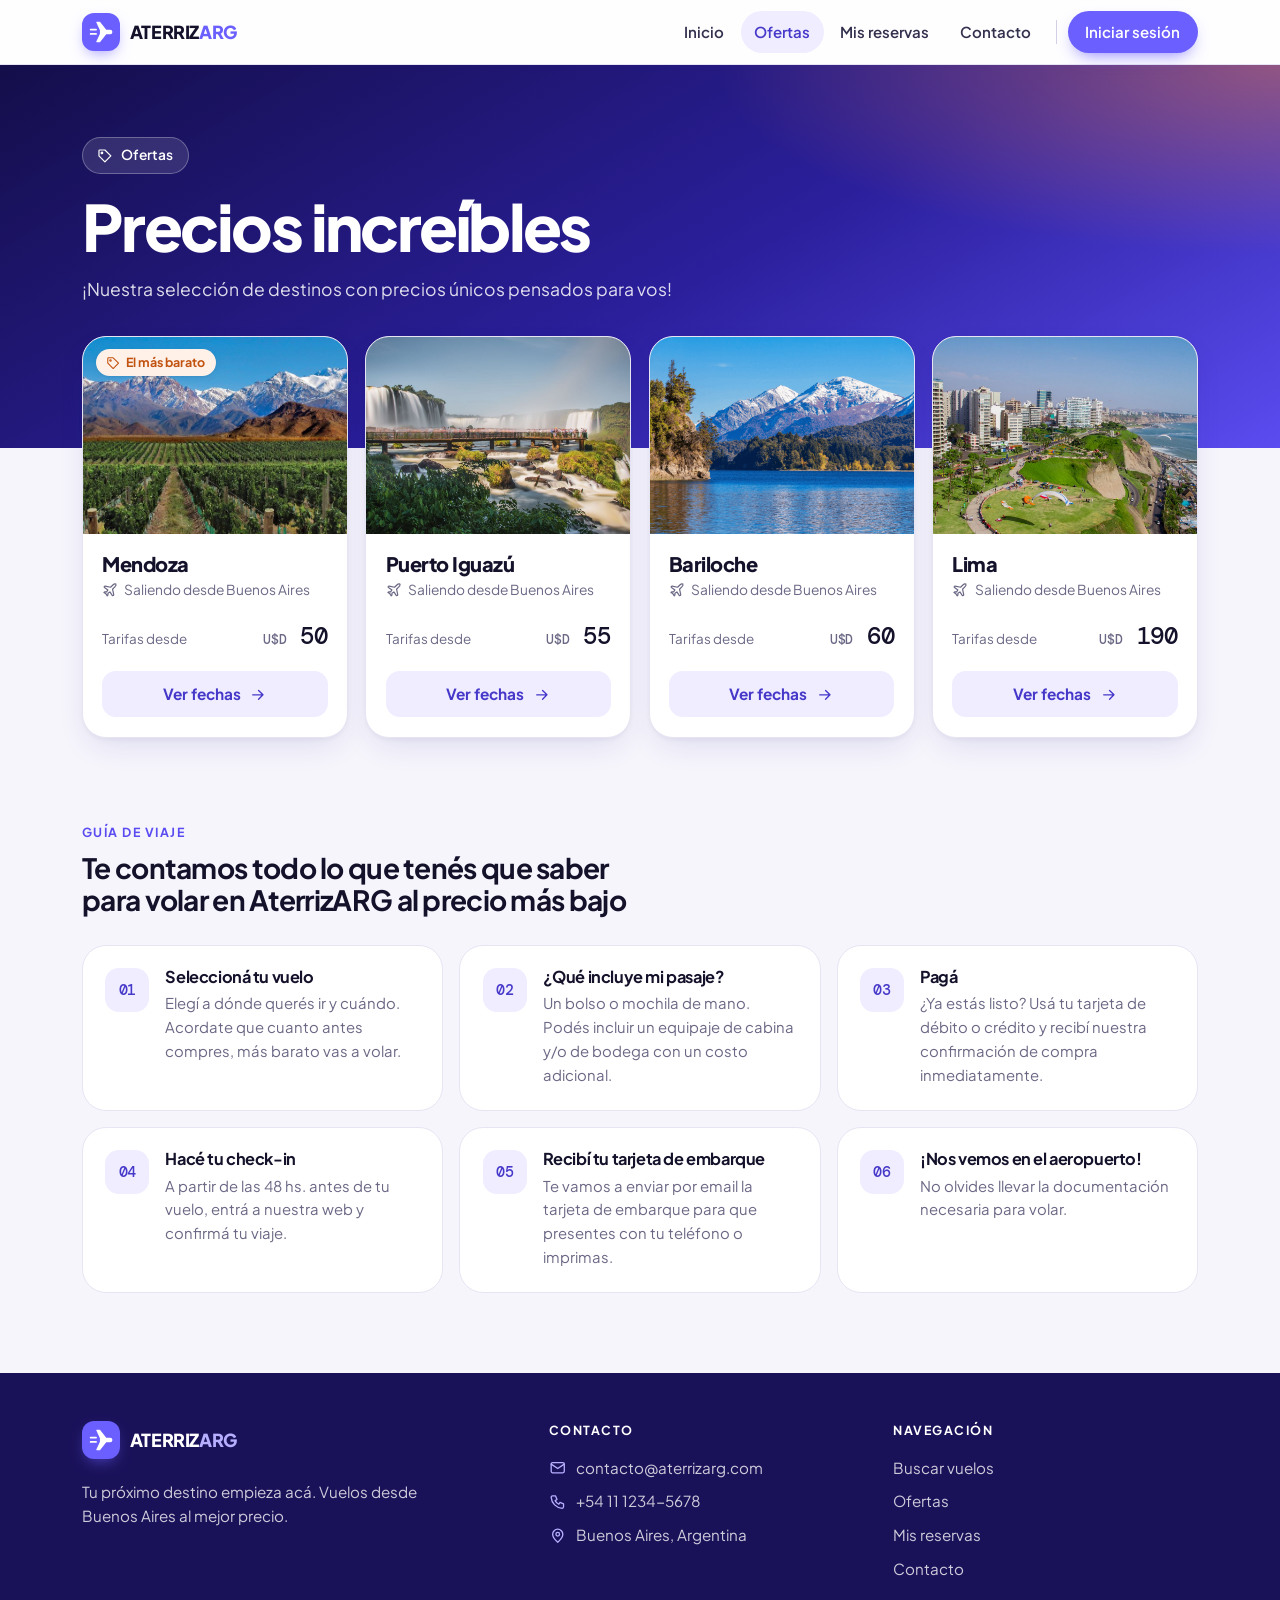
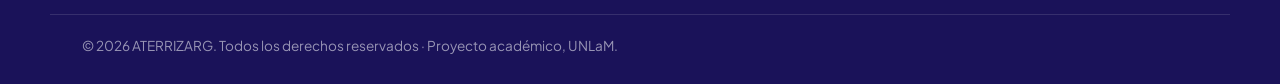
<file: pages/ofertas.html>
<!DOCTYPE html>
<html lang="es">

<head>
    <meta charset="UTF-8">
    <meta name="viewport" content="width=device-width, initial-scale=1.0">
    <title>Ofertas · ATERRIZARG</title>
    <meta name="description" content="Los destinos con los precios más bajos saliendo desde Buenos Aires.">
    <meta name="theme-color" content="#6b5fff">
    <link rel="icon" href="data:image/svg+xml,%3Csvg xmlns='http://www.w3.org/2000/svg' viewBox='180 160 920 860'%3E%3Crect x='180' y='160' width='920' height='860' rx='200' fill='%236b5fff'/%3E%3Cg fill='%23fff'%3E%3Crect x='303' y='492' width='215' height='52' rx='26'/%3E%3Crect x='303' y='622' width='215' height='52' rx='26'/%3E%3Cpath d='M512%20285h88a20%2020%200%200%201%2015%207L798%20520h115a70%2070%200%200%201%200%20140H798L615%20888a20%2020%200%200%201-15%207h-88a13%2013%200%200%201-12-18L608%20645V535L500%20303a13%2013%200%200%201%2012-18Z'/%3E%3C/g%3E%3C/svg%3E">
    <link rel="preconnect" href="https://fonts.googleapis.com">
    <link rel="preconnect" href="https://fonts.gstatic.com" crossorigin>
    <link
        href="https://fonts.googleapis.com/css2?family=DM+Mono:wght@400;500&family=Plus+Jakarta+Sans:wght@400;500;600;700;800&display=swap"
        rel="stylesheet">
    <link rel="stylesheet" href="../styles/styles.css">
    <link rel="stylesheet" href="../styles/styles-ofertas.css">
    <script src="../JS/ui.js"></script>
</head>

<body>
    <svg class="sprite" aria-hidden="true" focusable="false">
        <symbol id="i-plane" viewBox="0 0 24 24"><path d="M17.8 19.2 16 11l3.5-3.5C21 6 21.5 4 21 3c-1-.5-3 0-4.5 1.5L13 8 4.8 6.2c-.5-.1-.9.1-1.1.5l-.3.5c-.2.5-.1 1 .3 1.3L9 12l-2 3H4l-1 1 3 2 2 3 1-1v-3l3-2 3.5 5.3c.3.4.8.5 1.3.3l.5-.2c.4-.3.6-.7.5-1.2z"></path></symbol>
        <symbol id="i-search" viewBox="0 0 24 24"><circle cx="11" cy="11" r="7"></circle><path d="m20 20-3.5-3.5"></path></symbol>
        <symbol id="i-calendar" viewBox="0 0 24 24"><rect x="3" y="5" width="18" height="16" rx="2"></rect><path d="M3 10h18M8 3v4M16 3v4"></path></symbol>
        <symbol id="i-clock" viewBox="0 0 24 24"><circle cx="12" cy="12" r="9"></circle><path d="M12 7v5l3 2"></path></symbol>
        <symbol id="i-user" viewBox="0 0 24 24"><circle cx="12" cy="8" r="4"></circle><path d="M4 21a8 8 0 0 1 16 0"></path></symbol>
        <symbol id="i-users" viewBox="0 0 24 24"><path d="M16 21v-2a4 4 0 0 0-4-4H6a4 4 0 0 0-4 4v2"></path><circle cx="9" cy="7" r="4"></circle><path d="M22 21v-2a4 4 0 0 0-3-3.87M16 3.13a4 4 0 0 1 0 7.75"></path></symbol>
        <symbol id="i-mail" viewBox="0 0 24 24"><rect x="3" y="5" width="18" height="14" rx="2"></rect><path d="m3 7 9 6 9-6"></path></symbol>
        <symbol id="i-phone" viewBox="0 0 24 24"><path d="M5 4h4l2 5-2.5 1.5a11 11 0 0 0 5 5L15 13l5 2v4a2 2 0 0 1-2 2A16 16 0 0 1 3 6a2 2 0 0 1 2-2Z"></path></symbol>
        <symbol id="i-pin" viewBox="0 0 24 24"><path d="M12 21s7-6.1 7-11a7 7 0 1 0-14 0c0 4.9 7 11 7 11Z"></path><circle cx="12" cy="10" r="2.5"></circle></symbol>
        <symbol id="i-ticket" viewBox="0 0 24 24"><path d="M3 9V6a1 1 0 0 1 1-1h16a1 1 0 0 1 1 1v3a3 3 0 0 0 0 6v3a1 1 0 0 1-1 1H4a1 1 0 0 1-1-1v-3a3 3 0 0 0 0-6Z"></path><path d="M14 5v2M14 11v2M14 17v2"></path></symbol>
        <symbol id="i-bag" viewBox="0 0 24 24"><path d="M6 20V10a6 6 0 0 1 12 0v10a1 1 0 0 1-1 1H7a1 1 0 0 1-1-1Z"></path><path d="M9 5V4a1 1 0 0 1 1-1h4a1 1 0 0 1 1 1v1M9 14h6"></path></symbol>
        <symbol id="i-carry" viewBox="0 0 24 24"><rect x="6" y="7" width="12" height="13" rx="2"></rect><path d="M9 7V3h6v4M9 20v1.5M15 20v1.5M10 11v5M14 11v5"></path></symbol>
        <symbol id="i-luggage" viewBox="0 0 24 24"><rect x="3" y="8" width="18" height="12" rx="2"></rect><path d="M8 8V5a1 1 0 0 1 1-1h6a1 1 0 0 1 1 1v3M3 13h18"></path></symbol>
        <symbol id="i-check" viewBox="0 0 24 24"><path d="m5 12 5 5 9-10"></path></symbol>
        <symbol id="i-x" viewBox="0 0 24 24"><path d="M6 6l12 12M18 6 6 18"></path></symbol>
        <symbol id="i-arrow-right" viewBox="0 0 24 24"><path d="M5 12h14M13 6l6 6-6 6"></path></symbol>
        <symbol id="i-arrow-left" viewBox="0 0 24 24"><path d="M19 12H5M11 6l-6 6 6 6"></path></symbol>
        <symbol id="i-chevron" viewBox="0 0 24 24"><path d="m6 9 6 6 6-6"></path></symbol>
        <symbol id="i-card" viewBox="0 0 24 24"><rect x="2" y="5" width="20" height="14" rx="2"></rect><path d="M2 10h20M6 15h4"></path></symbol>
        <symbol id="i-bank" viewBox="0 0 24 24"><path d="M3 10 12 4l9 6M5 10v8M9.5 10v8M14.5 10v8M19 10v8M3 21h18"></path></symbol>
        <symbol id="i-lock" viewBox="0 0 24 24"><rect x="5" y="11" width="14" height="10" rx="2"></rect><path d="M8 11V7a4 4 0 0 1 8 0v4"></path></symbol>
        <symbol id="i-tag" viewBox="0 0 24 24"><path d="M3 12V4a1 1 0 0 1 1-1h8l9 9-9 9-9-9Z"></path><circle cx="7.5" cy="7.5" r="1.2"></circle></symbol>
        <symbol id="i-logout" viewBox="0 0 24 24"><path d="M9 21H5a2 2 0 0 1-2-2V5a2 2 0 0 1 2-2h4M16 17l5-5-5-5M21 12H9"></path></symbol>
        <symbol id="i-filter" viewBox="0 0 24 24"><path d="M3 5h18l-7 8v6l-4 2v-8L3 5Z"></path></symbol>
        <symbol id="i-info" viewBox="0 0 24 24"><circle cx="12" cy="12" r="9"></circle><path d="M12 11v6M12 7.5v.01"></path></symbol>
        <symbol id="i-shield" viewBox="0 0 24 24"><path d="M12 3 4 6v6c0 5 3.5 8 8 9 4.500-1 8-4 8-9V6l-8-3Z"></path><path d="m9 12 2 2 4-4"></path></symbol>
        <symbol id="i-seat" viewBox="0 0 24 24"><path d="M7 18v3M17 18v3M5 11v5a2 2 0 0 0 2 2h10a2 2 0 0 0 2-2v-5M8 14V6a2 2 0 0 1 2-2h4a2 2 0 0 1 2 2v8"></path></symbol>
    </svg>

    <a class="saltar" href="#contenido">Saltar al contenido</a>

    <header class="site-header">
        <div class="header-inner">
            <a class="brand" href="../index.html" aria-label="ATERRIZARG, ir al inicio">
                <svg class="brand-mark" viewBox="280 260 720 660" aria-hidden="true" focusable="false">
                    <rect x="303" y="492" width="215" height="52" rx="26"></rect>
                    <rect x="303" y="622" width="215" height="52" rx="26"></rect>
                    <path d="M512 285h88a20 20 0 0 1 15 7L798 520h115a70 70 0 0 1 0 140H798L615 888a20 20 0 0 1-15 7h-88a13 13 0 0 1-12-18L608 645V535L500 303a13 13 0 0 1 12-18Z"></path>
                </svg>
                <span class="brand-name">ATERRIZ<span>ARG</span></span>
            </a>
            <button class="nav-toggle" type="button" aria-expanded="false" aria-controls="nav-principal"
                aria-label="Abrir menú">
                <span></span><span></span><span></span>
            </button>
            <nav class="site-nav" id="nav-principal" aria-label="Principal">
                <a href="../index.html">Inicio</a>
                <a href="./ofertas.html" class="selected-nav" aria-current="page">Ofertas</a>
                <a href="./reservas.html">Mis reservas</a>
                <a href="./contacto.html">Contacto</a>
                <span class="nav-sep" aria-hidden="true"></span>
                <a href="./perfil.html" id="nav-perfil" class="oculto"><svg class="ico" aria-hidden="true" focusable="false"><use href="#i-user"></use></svg> Perfil</a>
                <a href="./login.html" id="nav-iniciar-sesion" class="nav-cta">Iniciar sesión</a>
                <a href="../index.html" onclick="cerrarSesion()" id="nav-cerrar-sesion" class="nav-salir oculto"><svg class="ico" aria-hidden="true" focusable="false"><use href="#i-logout"></use></svg> Cerrar sesión</a>
            </nav>
        </div>
    </header>

    <main id="contenido" class="main-ofertas">
        <section class="ofertas-hero">
            <div class="ofertas-hero-inner">
                <p class="hero-kicker"><svg class="ico" aria-hidden="true" focusable="false"><use href="#i-tag"></use></svg> Ofertas</p>
                <h1 id="titulo-ofertas">Precios increíbles</h1>
                <p>¡Nuestra selección de destinos con precios únicos pensados para vos!</p>
            </div>
        </section>

        <section class="ofertas-section" aria-labelledby="titulo-ofertas">
            <div class="contenedor-cards" id="contenedor-ofertas"></div>
        </section>

        <section class="guia-viaje" aria-labelledby="titulo-guia">
            <div class="guia-head">
                <p class="kicker">Guía de viaje</p>
                <h2 id="titulo-guia">Te contamos todo lo que tenés que saber para volar en AterrizARG al precio más
                    bajo</h2>
            </div>
            <ol class="grid-pasos">
                <li class="paso-card">
                    <span class="paso-num mono">01</span>
                    <div class="contenido">
                        <h3>Seleccioná tu vuelo</h3>
                        <p>Elegí a dónde querés ir y cuándo. Acordate que cuanto antes compres, más barato vas a
                            volar.</p>
                    </div>
                </li>
                <li class="paso-card">
                    <span class="paso-num mono">02</span>
                    <div class="contenido">
                        <h3>¿Qué incluye mi pasaje?</h3>
                        <p>Un bolso o mochila de mano. Podés incluir un equipaje de cabina y/o de bodega con un
                            costo adicional.</p>
                    </div>
                </li>
                <li class="paso-card">
                    <span class="paso-num mono">03</span>
                    <div class="contenido">
                        <h3>Pagá</h3>
                        <p>¿Ya estás listo? Usá tu tarjeta de débito o crédito y recibí nuestra confirmación de
                            compra inmediatamente.</p>
                    </div>
                </li>
                <li class="paso-card">
                    <span class="paso-num mono">04</span>
                    <div class="contenido">
                        <h3>Hacé tu check-in</h3>
                        <p>A partir de las 48 hs. antes de tu vuelo, entrá a nuestra web y confirmá tu viaje.</p>
                    </div>
                </li>
                <li class="paso-card">
                    <span class="paso-num mono">05</span>
                    <div class="contenido">
                        <h3>Recibí tu tarjeta de embarque</h3>
                        <p>Te vamos a enviar por email la tarjeta de embarque para que presentes con tu teléfono o
                            imprimas.</p>
                    </div>
                </li>
                <li class="paso-card">
                    <span class="paso-num mono">06</span>
                    <div class="contenido">
                        <h3>¡Nos vemos en el aeropuerto!</h3>
                        <p>No olvides llevar la documentación necesaria para volar.</p>
                    </div>
                </li>
            </ol>
        </section>
    </main>

    <footer class="site-footer">
        <div class="footer-inner">
            <div class="footer-brand">
                <a class="brand" href="../index.html" aria-label="ATERRIZARG, ir al inicio">
                    <svg class="brand-mark" viewBox="280 260 720 660" aria-hidden="true" focusable="false">
                    <rect x="303" y="492" width="215" height="52" rx="26"></rect>
                    <rect x="303" y="622" width="215" height="52" rx="26"></rect>
                    <path d="M512 285h88a20 20 0 0 1 15 7L798 520h115a70 70 0 0 1 0 140H798L615 888a20 20 0 0 1-15 7h-88a13 13 0 0 1-12-18L608 645V535L500 303a13 13 0 0 1 12-18Z"></path>
                </svg>
                    <span class="brand-name">ATERRIZ<span>ARG</span></span>
                </a>
                <p>Tu próximo destino empieza acá. Vuelos desde Buenos Aires al mejor precio.</p>
            </div>
            <div>
                <p class="footer-titulo">Contacto</p>
                <ul class="footer-lista">
                    <li><svg class="ico" aria-hidden="true" focusable="false"><use href="#i-mail"></use></svg> contacto@aterrizarg.com</li>
                    <li><svg class="ico" aria-hidden="true" focusable="false"><use href="#i-phone"></use></svg> +54 11 1234-5678</li>
                    <li><svg class="ico" aria-hidden="true" focusable="false"><use href="#i-pin"></use></svg> Buenos Aires, Argentina</li>
                </ul>
            </div>
            <div>
                <p class="footer-titulo">Navegación</p>
                <ul class="footer-lista">
                    <li><a href="../index.html">Buscar vuelos</a></li>
                    <li><a href="./ofertas.html">Ofertas</a></li>
                    <li><a href="./reservas.html">Mis reservas</a></li>
                    <li><a href="./contacto.html">Contacto</a></li>
                </ul>
            </div>
        </div>
        <p class="footer-legal">© 2026 ATERRIZARG. Todos los derechos reservados · Proyecto académico, UNLaM.</p>
    </footer>

    <script src="../JS/vuelos.js"></script>
    <script src="../JS/imagenes-destinos.js"></script>
    <script src="../JS/ofertas.js"></script>
    <script src="../JS/navbar.js"></script>
</body>

</html>
</file>
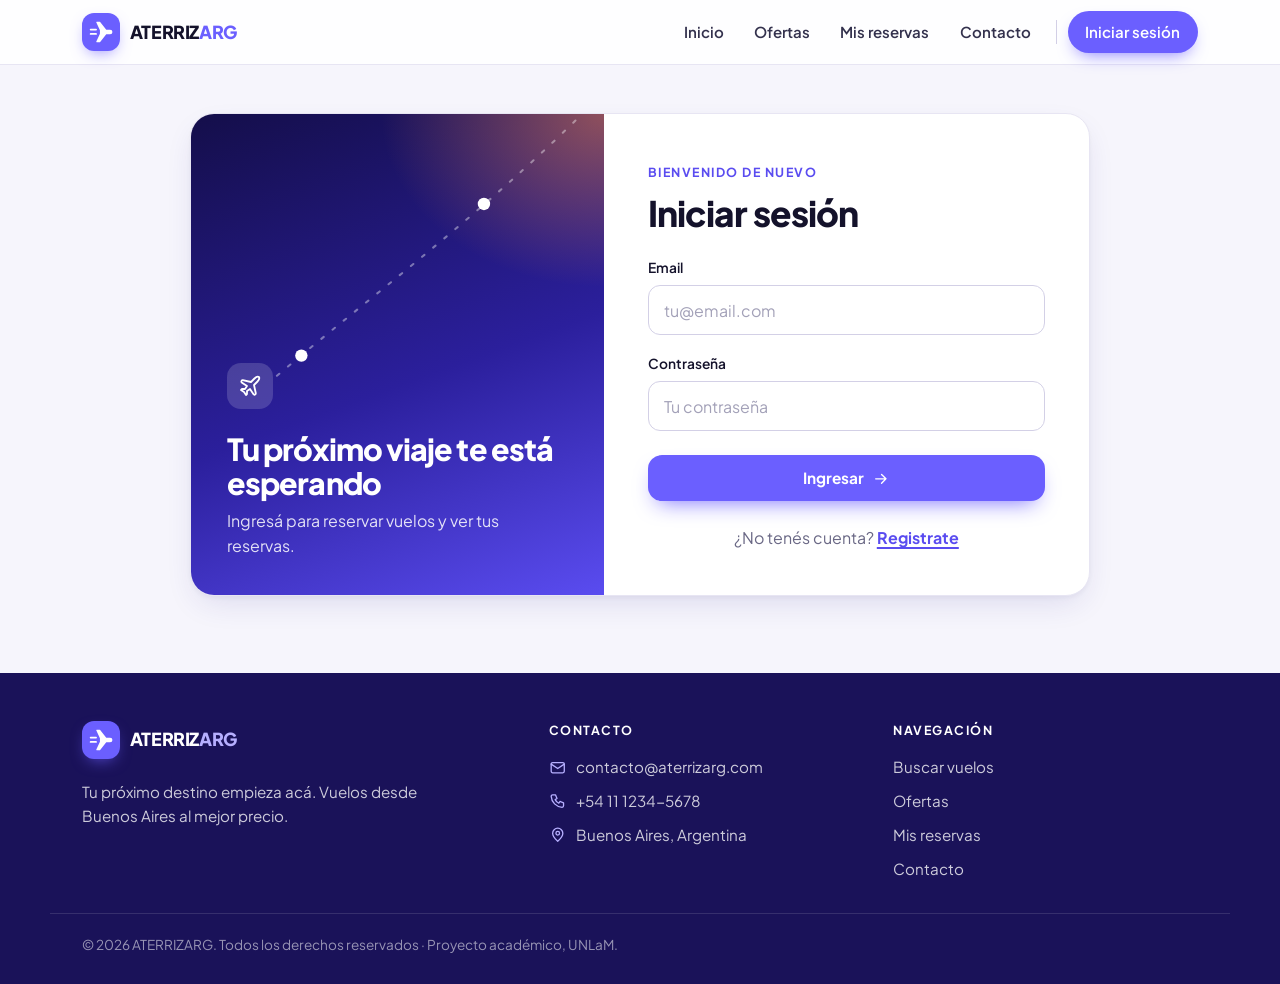
<file: pages/perfil.html>
<!DOCTYPE html>
<html lang="es">

<head>
    <meta charset="UTF-8">
    <meta name="viewport" content="width=device-width, initial-scale=1.0">
    <title>Mi perfil · ATERRIZARG</title>
    <meta name="description" content="Tus datos personales y medios de pago.">
    <meta name="theme-color" content="#6b5fff">
    <link rel="icon" href="data:image/svg+xml,%3Csvg xmlns='http://www.w3.org/2000/svg' viewBox='180 160 920 860'%3E%3Crect x='180' y='160' width='920' height='860' rx='200' fill='%236b5fff'/%3E%3Cg fill='%23fff'%3E%3Crect x='303' y='492' width='215' height='52' rx='26'/%3E%3Crect x='303' y='622' width='215' height='52' rx='26'/%3E%3Cpath d='M512%20285h88a20%2020%200%200%201%2015%207L798%20520h115a70%2070%200%200%201%200%20140H798L615%20888a20%2020%200%200%201-15%207h-88a13%2013%200%200%201-12-18L608%20645V535L500%20303a13%2013%200%200%201%2012-18Z'/%3E%3C/g%3E%3C/svg%3E">
    <link rel="preconnect" href="https://fonts.googleapis.com">
    <link rel="preconnect" href="https://fonts.gstatic.com" crossorigin>
    <link
        href="https://fonts.googleapis.com/css2?family=DM+Mono:wght@400;500&family=Plus+Jakarta+Sans:wght@400;500;600;700;800&display=swap"
        rel="stylesheet">
    <link rel="stylesheet" href="../styles/styles.css">
    <link rel="stylesheet" href="../styles/styles-perfil.css">
    <script src="../JS/ui.js"></script>
</head>

<body>
    <svg class="sprite" aria-hidden="true" focusable="false">
        <symbol id="i-plane" viewBox="0 0 24 24"><path d="M17.8 19.2 16 11l3.5-3.5C21 6 21.5 4 21 3c-1-.5-3 0-4.5 1.5L13 8 4.8 6.2c-.5-.1-.9.1-1.1.5l-.3.5c-.2.5-.1 1 .3 1.3L9 12l-2 3H4l-1 1 3 2 2 3 1-1v-3l3-2 3.5 5.3c.3.4.8.5 1.3.3l.5-.2c.4-.3.6-.7.5-1.2z"></path></symbol>
        <symbol id="i-search" viewBox="0 0 24 24"><circle cx="11" cy="11" r="7"></circle><path d="m20 20-3.5-3.5"></path></symbol>
        <symbol id="i-calendar" viewBox="0 0 24 24"><rect x="3" y="5" width="18" height="16" rx="2"></rect><path d="M3 10h18M8 3v4M16 3v4"></path></symbol>
        <symbol id="i-clock" viewBox="0 0 24 24"><circle cx="12" cy="12" r="9"></circle><path d="M12 7v5l3 2"></path></symbol>
        <symbol id="i-user" viewBox="0 0 24 24"><circle cx="12" cy="8" r="4"></circle><path d="M4 21a8 8 0 0 1 16 0"></path></symbol>
        <symbol id="i-users" viewBox="0 0 24 24"><path d="M16 21v-2a4 4 0 0 0-4-4H6a4 4 0 0 0-4 4v2"></path><circle cx="9" cy="7" r="4"></circle><path d="M22 21v-2a4 4 0 0 0-3-3.87M16 3.13a4 4 0 0 1 0 7.75"></path></symbol>
        <symbol id="i-mail" viewBox="0 0 24 24"><rect x="3" y="5" width="18" height="14" rx="2"></rect><path d="m3 7 9 6 9-6"></path></symbol>
        <symbol id="i-phone" viewBox="0 0 24 24"><path d="M5 4h4l2 5-2.5 1.5a11 11 0 0 0 5 5L15 13l5 2v4a2 2 0 0 1-2 2A16 16 0 0 1 3 6a2 2 0 0 1 2-2Z"></path></symbol>
        <symbol id="i-pin" viewBox="0 0 24 24"><path d="M12 21s7-6.1 7-11a7 7 0 1 0-14 0c0 4.9 7 11 7 11Z"></path><circle cx="12" cy="10" r="2.5"></circle></symbol>
        <symbol id="i-ticket" viewBox="0 0 24 24"><path d="M3 9V6a1 1 0 0 1 1-1h16a1 1 0 0 1 1 1v3a3 3 0 0 0 0 6v3a1 1 0 0 1-1 1H4a1 1 0 0 1-1-1v-3a3 3 0 0 0 0-6Z"></path><path d="M14 5v2M14 11v2M14 17v2"></path></symbol>
        <symbol id="i-bag" viewBox="0 0 24 24"><path d="M6 20V10a6 6 0 0 1 12 0v10a1 1 0 0 1-1 1H7a1 1 0 0 1-1-1Z"></path><path d="M9 5V4a1 1 0 0 1 1-1h4a1 1 0 0 1 1 1v1M9 14h6"></path></symbol>
        <symbol id="i-carry" viewBox="0 0 24 24"><rect x="6" y="7" width="12" height="13" rx="2"></rect><path d="M9 7V3h6v4M9 20v1.5M15 20v1.5M10 11v5M14 11v5"></path></symbol>
        <symbol id="i-luggage" viewBox="0 0 24 24"><rect x="3" y="8" width="18" height="12" rx="2"></rect><path d="M8 8V5a1 1 0 0 1 1-1h6a1 1 0 0 1 1 1v3M3 13h18"></path></symbol>
        <symbol id="i-check" viewBox="0 0 24 24"><path d="m5 12 5 5 9-10"></path></symbol>
        <symbol id="i-x" viewBox="0 0 24 24"><path d="M6 6l12 12M18 6 6 18"></path></symbol>
        <symbol id="i-arrow-right" viewBox="0 0 24 24"><path d="M5 12h14M13 6l6 6-6 6"></path></symbol>
        <symbol id="i-arrow-left" viewBox="0 0 24 24"><path d="M19 12H5M11 6l-6 6 6 6"></path></symbol>
        <symbol id="i-chevron" viewBox="0 0 24 24"><path d="m6 9 6 6 6-6"></path></symbol>
        <symbol id="i-card" viewBox="0 0 24 24"><rect x="2" y="5" width="20" height="14" rx="2"></rect><path d="M2 10h20M6 15h4"></path></symbol>
        <symbol id="i-bank" viewBox="0 0 24 24"><path d="M3 10 12 4l9 6M5 10v8M9.5 10v8M14.5 10v8M19 10v8M3 21h18"></path></symbol>
        <symbol id="i-lock" viewBox="0 0 24 24"><rect x="5" y="11" width="14" height="10" rx="2"></rect><path d="M8 11V7a4 4 0 0 1 8 0v4"></path></symbol>
        <symbol id="i-tag" viewBox="0 0 24 24"><path d="M3 12V4a1 1 0 0 1 1-1h8l9 9-9 9-9-9Z"></path><circle cx="7.5" cy="7.5" r="1.2"></circle></symbol>
        <symbol id="i-logout" viewBox="0 0 24 24"><path d="M9 21H5a2 2 0 0 1-2-2V5a2 2 0 0 1 2-2h4M16 17l5-5-5-5M21 12H9"></path></symbol>
        <symbol id="i-filter" viewBox="0 0 24 24"><path d="M3 5h18l-7 8v6l-4 2v-8L3 5Z"></path></symbol>
        <symbol id="i-info" viewBox="0 0 24 24"><circle cx="12" cy="12" r="9"></circle><path d="M12 11v6M12 7.5v.01"></path></symbol>
        <symbol id="i-shield" viewBox="0 0 24 24"><path d="M12 3 4 6v6c0 5 3.5 8 8 9 4.500-1 8-4 8-9V6l-8-3Z"></path><path d="m9 12 2 2 4-4"></path></symbol>
        <symbol id="i-seat" viewBox="0 0 24 24"><path d="M7 18v3M17 18v3M5 11v5a2 2 0 0 0 2 2h10a2 2 0 0 0 2-2v-5M8 14V6a2 2 0 0 1 2-2h4a2 2 0 0 1 2 2v8"></path></symbol>
    </svg>

    <a class="saltar" href="#contenido">Saltar al contenido</a>

    <header class="site-header">
        <div class="header-inner">
            <a class="brand" href="../index.html" aria-label="ATERRIZARG, ir al inicio">
                <svg class="brand-mark" viewBox="280 260 720 660" aria-hidden="true" focusable="false">
                    <rect x="303" y="492" width="215" height="52" rx="26"></rect>
                    <rect x="303" y="622" width="215" height="52" rx="26"></rect>
                    <path d="M512 285h88a20 20 0 0 1 15 7L798 520h115a70 70 0 0 1 0 140H798L615 888a20 20 0 0 1-15 7h-88a13 13 0 0 1-12-18L608 645V535L500 303a13 13 0 0 1 12-18Z"></path>
                </svg>
                <span class="brand-name">ATERRIZ<span>ARG</span></span>
            </a>
            <button class="nav-toggle" type="button" aria-expanded="false" aria-controls="nav-principal"
                aria-label="Abrir menú">
                <span></span><span></span><span></span>
            </button>
            <nav class="site-nav" id="nav-principal" aria-label="Principal">
                <a href="../index.html">Inicio</a>
                <a href="./ofertas.html">Ofertas</a>
                <a href="./reservas.html">Mis reservas</a>
                <a href="./contacto.html">Contacto</a>
                <span class="nav-sep" aria-hidden="true"></span>
                <a href="./perfil.html" id="nav-perfil" class="oculto selected-nav" aria-current="page"><svg class="ico" aria-hidden="true" focusable="false"><use href="#i-user"></use></svg> Perfil</a>
                <a href="./login.html" id="nav-iniciar-sesion" class="nav-cta">Iniciar sesión</a>
                <a href="../index.html" onclick="cerrarSesion()" id="nav-cerrar-sesion" class="nav-salir oculto"><svg class="ico" aria-hidden="true" focusable="false"><use href="#i-logout"></use></svg> Cerrar sesión</a>
            </nav>
        </div>
    </header>

    <main id="contenido" class="contenedor">
        <div class="page-head">
            <div>
                <p class="kicker">Mi cuenta</p>
                <h1>Perfil</h1>
            </div>
        </div>

        <div class="layout-perfil">
            <aside class="panel perfil-lateral">
                <div class="perfil-usuario">
                    <img class="perfil-avatar" src="../images/image_6c98edce.png" alt="" width="72" height="72">
                    <div>
                        <strong id="perfil-nombre">Mi cuenta</strong>
                        <span id="perfil-correo"></span>
                    </div>
                </div>

                <nav class="menu-usuario" aria-label="Secciones del perfil">
                    <button type="button" data-seccion="perfil-datos.html"
                        onclick="cargarContenido('perfil-datos.html')"><svg class="ico" aria-hidden="true" focusable="false"><use href="#i-user"></use></svg> Datos personales</button>
                    <button type="button" data-seccion="perfil-medios-pago.html"
                        onclick="cargarContenido('perfil-medios-pago.html')"><svg class="ico" aria-hidden="true" focusable="false"><use href="#i-card"></use></svg> Medios de pago</button>
                    <a href="./reservas.html"><svg class="ico" aria-hidden="true" focusable="false"><use href="#i-ticket"></use></svg> Mis reservas</a>
                </nav>
            </aside>

            <section class="c c-perfil" aria-live="polite">
                <div class="main-perfil-vacio panel">
                    <p>Cargando tus datos…</p>
                </div>
            </section>
        </div>
    </main>

    <footer class="site-footer">
        <div class="footer-inner">
            <div class="footer-brand">
                <a class="brand" href="../index.html" aria-label="ATERRIZARG, ir al inicio">
                    <svg class="brand-mark" viewBox="280 260 720 660" aria-hidden="true" focusable="false">
                    <rect x="303" y="492" width="215" height="52" rx="26"></rect>
                    <rect x="303" y="622" width="215" height="52" rx="26"></rect>
                    <path d="M512 285h88a20 20 0 0 1 15 7L798 520h115a70 70 0 0 1 0 140H798L615 888a20 20 0 0 1-15 7h-88a13 13 0 0 1-12-18L608 645V535L500 303a13 13 0 0 1 12-18Z"></path>
                </svg>
                    <span class="brand-name">ATERRIZ<span>ARG</span></span>
                </a>
                <p>Tu próximo destino empieza acá. Vuelos desde Buenos Aires al mejor precio.</p>
            </div>
            <div>
                <p class="footer-titulo">Contacto</p>
                <ul class="footer-lista">
                    <li><svg class="ico" aria-hidden="true" focusable="false"><use href="#i-mail"></use></svg> contacto@aterrizarg.com</li>
                    <li><svg class="ico" aria-hidden="true" focusable="false"><use href="#i-phone"></use></svg> +54 11 1234-5678</li>
                    <li><svg class="ico" aria-hidden="true" focusable="false"><use href="#i-pin"></use></svg> Buenos Aires, Argentina</li>
                </ul>
            </div>
            <div>
                <p class="footer-titulo">Navegación</p>
                <ul class="footer-lista">
                    <li><a href="../index.html">Buscar vuelos</a></li>
                    <li><a href="./ofertas.html">Ofertas</a></li>
                    <li><a href="./reservas.html">Mis reservas</a></li>
                    <li><a href="./contacto.html">Contacto</a></li>
                </ul>
            </div>
        </div>
        <p class="footer-legal">© 2026 ATERRIZARG. Todos los derechos reservados · Proyecto académico, UNLaM.</p>
    </footer>

    <script src="../JS/navbar.js"></script>
    <script src="../JS/perfil.js" type="module"></script>
</body>

</html>
</file>
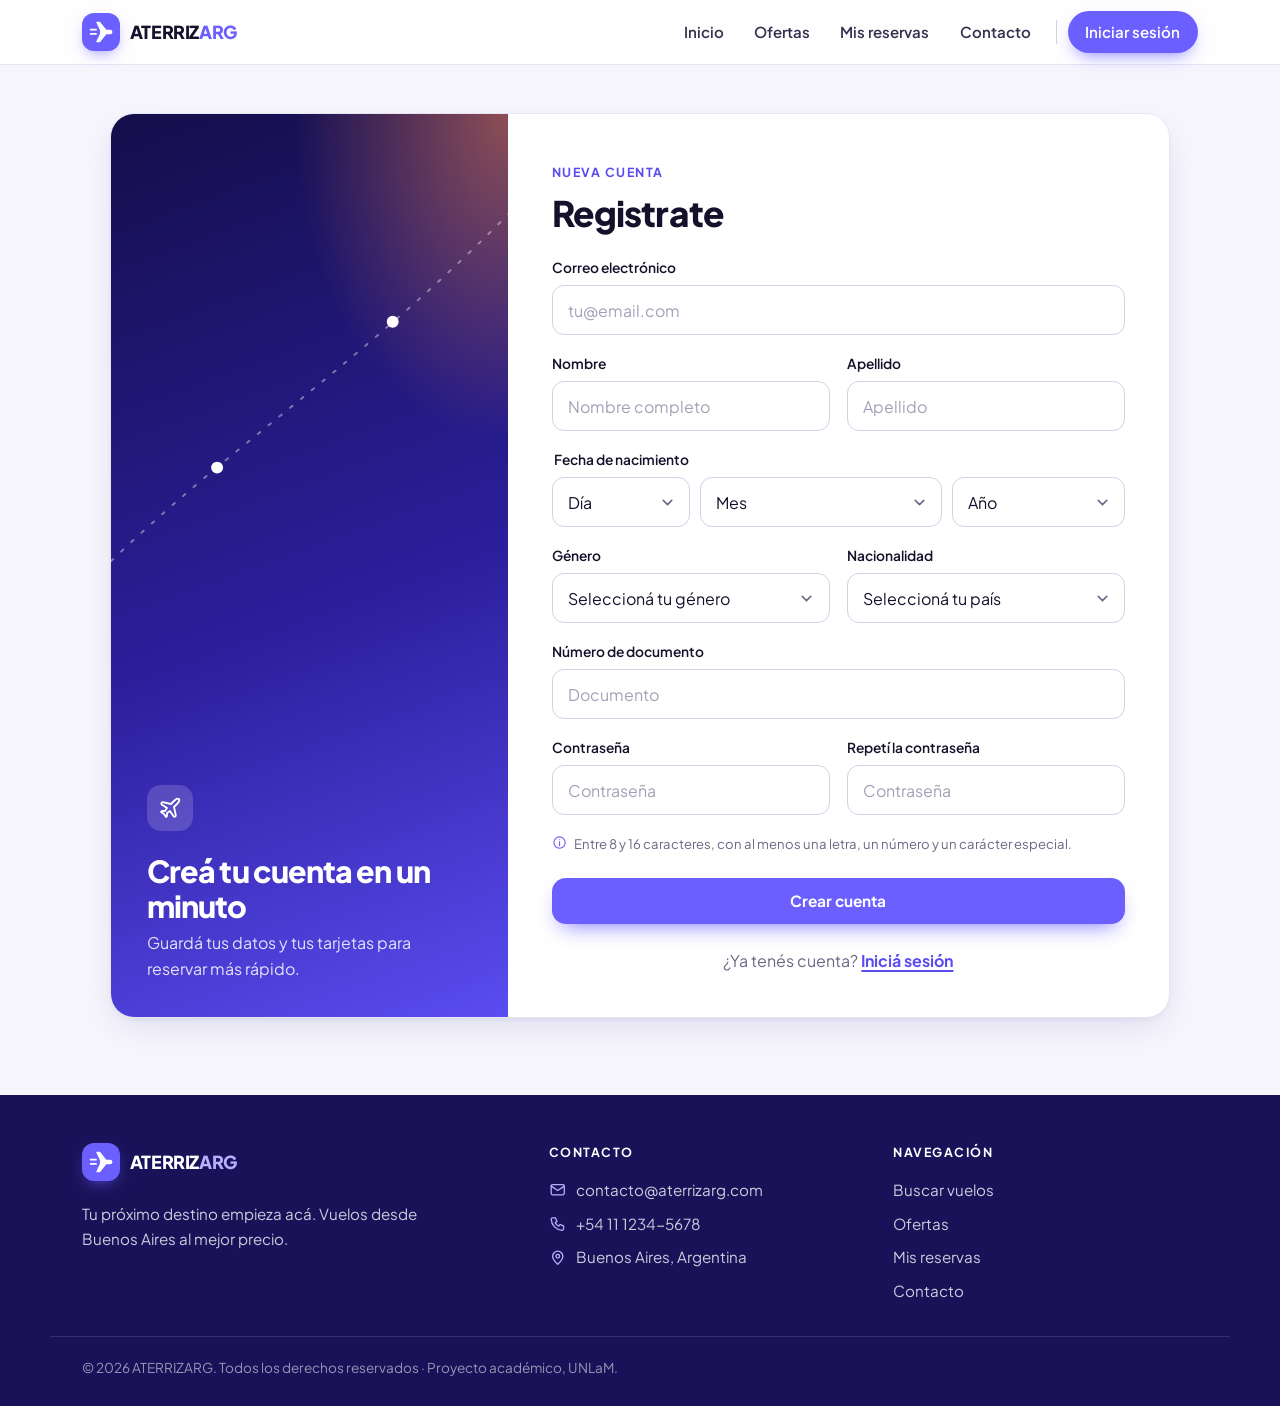
<file: pages/registro.html>
<!DOCTYPE html>
<html lang="es">

<head>
    <meta charset="UTF-8">
    <meta name="viewport" content="width=device-width, initial-scale=1.0">
    <title>Crear cuenta · ATERRIZARG</title>
    <meta name="description" content="Creá tu cuenta de ATERRIZARG para reservar vuelos.">
    <meta name="theme-color" content="#6b5fff">
    <link rel="icon" href="data:image/svg+xml,%3Csvg xmlns='http://www.w3.org/2000/svg' viewBox='180 160 920 860'%3E%3Crect x='180' y='160' width='920' height='860' rx='200' fill='%236b5fff'/%3E%3Cg fill='%23fff'%3E%3Crect x='303' y='492' width='215' height='52' rx='26'/%3E%3Crect x='303' y='622' width='215' height='52' rx='26'/%3E%3Cpath d='M512%20285h88a20%2020%200%200%201%2015%207L798%20520h115a70%2070%200%200%201%200%20140H798L615%20888a20%2020%200%200%201-15%207h-88a13%2013%200%200%201-12-18L608%20645V535L500%20303a13%2013%200%200%201%2012-18Z'/%3E%3C/g%3E%3C/svg%3E">
    <link rel="preconnect" href="https://fonts.googleapis.com">
    <link rel="preconnect" href="https://fonts.gstatic.com" crossorigin>
    <link
        href="https://fonts.googleapis.com/css2?family=DM+Mono:wght@400;500&family=Plus+Jakarta+Sans:wght@400;500;600;700;800&display=swap"
        rel="stylesheet">
    <link rel="stylesheet" href="../styles/styles.css">
    <link rel="stylesheet" href="../styles/styles-login.css">
    <script src="../JS/ui.js"></script>
</head>

<body>
    <svg class="sprite" aria-hidden="true" focusable="false">
        <symbol id="i-plane" viewBox="0 0 24 24"><path d="M17.8 19.2 16 11l3.5-3.5C21 6 21.5 4 21 3c-1-.5-3 0-4.5 1.5L13 8 4.8 6.2c-.5-.1-.9.1-1.1.5l-.3.5c-.2.5-.1 1 .3 1.3L9 12l-2 3H4l-1 1 3 2 2 3 1-1v-3l3-2 3.5 5.3c.3.4.8.5 1.3.3l.5-.2c.4-.3.6-.7.5-1.2z"></path></symbol>
        <symbol id="i-search" viewBox="0 0 24 24"><circle cx="11" cy="11" r="7"></circle><path d="m20 20-3.5-3.5"></path></symbol>
        <symbol id="i-calendar" viewBox="0 0 24 24"><rect x="3" y="5" width="18" height="16" rx="2"></rect><path d="M3 10h18M8 3v4M16 3v4"></path></symbol>
        <symbol id="i-clock" viewBox="0 0 24 24"><circle cx="12" cy="12" r="9"></circle><path d="M12 7v5l3 2"></path></symbol>
        <symbol id="i-user" viewBox="0 0 24 24"><circle cx="12" cy="8" r="4"></circle><path d="M4 21a8 8 0 0 1 16 0"></path></symbol>
        <symbol id="i-users" viewBox="0 0 24 24"><path d="M16 21v-2a4 4 0 0 0-4-4H6a4 4 0 0 0-4 4v2"></path><circle cx="9" cy="7" r="4"></circle><path d="M22 21v-2a4 4 0 0 0-3-3.87M16 3.13a4 4 0 0 1 0 7.75"></path></symbol>
        <symbol id="i-mail" viewBox="0 0 24 24"><rect x="3" y="5" width="18" height="14" rx="2"></rect><path d="m3 7 9 6 9-6"></path></symbol>
        <symbol id="i-phone" viewBox="0 0 24 24"><path d="M5 4h4l2 5-2.5 1.5a11 11 0 0 0 5 5L15 13l5 2v4a2 2 0 0 1-2 2A16 16 0 0 1 3 6a2 2 0 0 1 2-2Z"></path></symbol>
        <symbol id="i-pin" viewBox="0 0 24 24"><path d="M12 21s7-6.1 7-11a7 7 0 1 0-14 0c0 4.9 7 11 7 11Z"></path><circle cx="12" cy="10" r="2.5"></circle></symbol>
        <symbol id="i-ticket" viewBox="0 0 24 24"><path d="M3 9V6a1 1 0 0 1 1-1h16a1 1 0 0 1 1 1v3a3 3 0 0 0 0 6v3a1 1 0 0 1-1 1H4a1 1 0 0 1-1-1v-3a3 3 0 0 0 0-6Z"></path><path d="M14 5v2M14 11v2M14 17v2"></path></symbol>
        <symbol id="i-bag" viewBox="0 0 24 24"><path d="M6 20V10a6 6 0 0 1 12 0v10a1 1 0 0 1-1 1H7a1 1 0 0 1-1-1Z"></path><path d="M9 5V4a1 1 0 0 1 1-1h4a1 1 0 0 1 1 1v1M9 14h6"></path></symbol>
        <symbol id="i-carry" viewBox="0 0 24 24"><rect x="6" y="7" width="12" height="13" rx="2"></rect><path d="M9 7V3h6v4M9 20v1.5M15 20v1.5M10 11v5M14 11v5"></path></symbol>
        <symbol id="i-luggage" viewBox="0 0 24 24"><rect x="3" y="8" width="18" height="12" rx="2"></rect><path d="M8 8V5a1 1 0 0 1 1-1h6a1 1 0 0 1 1 1v3M3 13h18"></path></symbol>
        <symbol id="i-check" viewBox="0 0 24 24"><path d="m5 12 5 5 9-10"></path></symbol>
        <symbol id="i-x" viewBox="0 0 24 24"><path d="M6 6l12 12M18 6 6 18"></path></symbol>
        <symbol id="i-arrow-right" viewBox="0 0 24 24"><path d="M5 12h14M13 6l6 6-6 6"></path></symbol>
        <symbol id="i-arrow-left" viewBox="0 0 24 24"><path d="M19 12H5M11 6l-6 6 6 6"></path></symbol>
        <symbol id="i-chevron" viewBox="0 0 24 24"><path d="m6 9 6 6 6-6"></path></symbol>
        <symbol id="i-card" viewBox="0 0 24 24"><rect x="2" y="5" width="20" height="14" rx="2"></rect><path d="M2 10h20M6 15h4"></path></symbol>
        <symbol id="i-bank" viewBox="0 0 24 24"><path d="M3 10 12 4l9 6M5 10v8M9.5 10v8M14.5 10v8M19 10v8M3 21h18"></path></symbol>
        <symbol id="i-lock" viewBox="0 0 24 24"><rect x="5" y="11" width="14" height="10" rx="2"></rect><path d="M8 11V7a4 4 0 0 1 8 0v4"></path></symbol>
        <symbol id="i-tag" viewBox="0 0 24 24"><path d="M3 12V4a1 1 0 0 1 1-1h8l9 9-9 9-9-9Z"></path><circle cx="7.5" cy="7.5" r="1.2"></circle></symbol>
        <symbol id="i-logout" viewBox="0 0 24 24"><path d="M9 21H5a2 2 0 0 1-2-2V5a2 2 0 0 1 2-2h4M16 17l5-5-5-5M21 12H9"></path></symbol>
        <symbol id="i-filter" viewBox="0 0 24 24"><path d="M3 5h18l-7 8v6l-4 2v-8L3 5Z"></path></symbol>
        <symbol id="i-info" viewBox="0 0 24 24"><circle cx="12" cy="12" r="9"></circle><path d="M12 11v6M12 7.5v.01"></path></symbol>
        <symbol id="i-shield" viewBox="0 0 24 24"><path d="M12 3 4 6v6c0 5 3.5 8 8 9 4.500-1 8-4 8-9V6l-8-3Z"></path><path d="m9 12 2 2 4-4"></path></symbol>
        <symbol id="i-seat" viewBox="0 0 24 24"><path d="M7 18v3M17 18v3M5 11v5a2 2 0 0 0 2 2h10a2 2 0 0 0 2-2v-5M8 14V6a2 2 0 0 1 2-2h4a2 2 0 0 1 2 2v8"></path></symbol>
    </svg>

    <a class="saltar" href="#contenido">Saltar al contenido</a>

    <header class="site-header">
        <div class="header-inner">
            <a class="brand" href="../index.html" aria-label="ATERRIZARG, ir al inicio">
                <svg class="brand-mark" viewBox="280 260 720 660" aria-hidden="true" focusable="false">
                    <rect x="303" y="492" width="215" height="52" rx="26"></rect>
                    <rect x="303" y="622" width="215" height="52" rx="26"></rect>
                    <path d="M512 285h88a20 20 0 0 1 15 7L798 520h115a70 70 0 0 1 0 140H798L615 888a20 20 0 0 1-15 7h-88a13 13 0 0 1-12-18L608 645V535L500 303a13 13 0 0 1 12-18Z"></path>
                </svg>
                <span class="brand-name">ATERRIZ<span>ARG</span></span>
            </a>
            <button class="nav-toggle" type="button" aria-expanded="false" aria-controls="nav-principal"
                aria-label="Abrir menú">
                <span></span><span></span><span></span>
            </button>
            <nav class="site-nav" id="nav-principal" aria-label="Principal">
                <a href="../index.html">Inicio</a>
                <a href="./ofertas.html">Ofertas</a>
                <a href="./reservas.html">Mis reservas</a>
                <a href="./contacto.html">Contacto</a>
                <span class="nav-sep" aria-hidden="true"></span>
                <a href="./perfil.html" id="nav-perfil" class="oculto"><svg class="ico" aria-hidden="true" focusable="false"><use href="#i-user"></use></svg> Perfil</a>
                <a href="./login.html" id="nav-iniciar-sesion" class="nav-cta">Iniciar sesión</a>
                <a href="../index.html" onclick="cerrarSesion()" id="nav-cerrar-sesion" class="nav-salir oculto"><svg class="ico" aria-hidden="true" focusable="false"><use href="#i-logout"></use></svg> Cerrar sesión</a>
            </nav>
        </div>
    </header>

    <main id="contenido" class="contenedor grid-iniciar-sesion">
        <div class="auth-card auth-card-ancha">
            <aside class="auth-visual" aria-hidden="true">
                <svg class="auth-ruta" viewBox="0 0 400 600" preserveAspectRatio="xMidYMid slice" focusable="false">
                    <path d="M-20 520 C 120 380, 260 300, 430 120"></path>
                    <circle cx="107" cy="406" r="6"></circle>
                    <circle cx="284" cy="259" r="6"></circle>
                </svg>
                <div class="auth-visual-texto">
                    <svg class="ico" aria-hidden="true" focusable="false"><use href="#i-plane"></use></svg>
                    <p class="auth-visual-titulo">Creá tu cuenta en un minuto</p>
                    <p>Guardá tus datos y tus tarjetas para reservar más rápido.</p>
                </div>
            </aside>

            <section class="main-iniciar-sesion">
                <p class="kicker">Nueva cuenta</p>
                <h1>Registrate</h1>

                <form novalidate class="form-grid">
                    <div class="campo form-group ancho-total">
                        <label for="correo">Correo electrónico</label>
                        <input id="correo" type="email" placeholder="tu@email.com" autocomplete="email">
                    </div>

                    <div class="campo form-group">
                        <label for="nombre">Nombre</label>
                        <input id="nombre" type="text" placeholder="Nombre completo" autocomplete="given-name">
                    </div>

                    <div class="campo form-group">
                        <label for="apellido">Apellido</label>
                        <input id="apellido" type="text" placeholder="Apellido" autocomplete="family-name">
                    </div>

                    <fieldset class="campo form-group form-fec-nac ancho-total">
                        <legend class="campo-label">Fecha de nacimiento</legend>
                        <div class="contenedor-fechas">
                            <select name="dia-nacimiento" id="dia-nac" aria-label="Día">
                                <option value="" disabled selected hidden>Día</option>
                                <option value="1">1</option>
                                <option value="2">2</option>
                                <option value="3">3</option>
                                <option value="4">4</option>
                                <option value="5">5</option>
                                <option value="6">6</option>
                                <option value="7">7</option>
                                <option value="8">8</option>
                                <option value="9">9</option>
                                <option value="10">10</option>
                                <option value="11">11</option>
                                <option value="12">12</option>
                                <option value="13">13</option>
                                <option value="14">14</option>
                                <option value="15">15</option>
                                <option value="16">16</option>
                                <option value="17">17</option>
                                <option value="18">18</option>
                                <option value="19">19</option>
                                <option value="20">20</option>
                                <option value="21">21</option>
                                <option value="22">22</option>
                                <option value="23">23</option>
                                <option value="24">24</option>
                                <option value="25">25</option>
                                <option value="26">26</option>
                                <option value="27">27</option>
                                <option value="28">28</option>
                                <option value="29">29</option>
                                <option value="30">30</option>
                                <option value="31">31</option>
                            </select>

                            <select name="mes-nacimiento" id="mes-nac" aria-label="Mes">
                                <option value="" disabled selected hidden>Mes</option>
                                <option value="1">Enero</option>
                                <option value="2">Febrero</option>
                                <option value="3">Marzo</option>
                                <option value="4">Abril</option>
                                <option value="5">Mayo</option>
                                <option value="6">Junio</option>
                                <option value="7">Julio</option>
                                <option value="8">Agosto</option>
                                <option value="9">Septiembre</option>
                                <option value="10">Octubre</option>
                                <option value="11">Noviembre</option>
                                <option value="12">Diciembre</option>
                            </select>

                            <select name="anio-nacimiento" id="anio-nac" aria-label="Año">
                                <option value="" disabled selected hidden>Año</option>
                                <option value="2026">2026</option>
                                <option value="2025">2025</option>
                                <option value="2024">2024</option>
                                <option value="2023">2023</option>
                                <option value="2022">2022</option>
                                <option value="2021">2021</option>
                                <option value="2020">2020</option>
                                <option value="2019">2019</option>
                                <option value="2018">2018</option>
                                <option value="2017">2017</option>
                                <option value="2016">2016</option>
                                <option value="2015">2015</option>
                                <option value="2014">2014</option>
                                <option value="2013">2013</option>
                                <option value="2012">2012</option>
                                <option value="2011">2011</option>
                                <option value="2010">2010</option>
                                <option value="2009">2009</option>
                                <option value="2008">2008</option>
                                <option value="2007">2007</option>
                                <option value="2006">2006</option>
                                <option value="2005">2005</option>
                                <option value="2004">2004</option>
                                <option value="2003">2003</option>
                                <option value="2002">2002</option>
                                <option value="2001">2001</option>
                                <option value="2000">2000</option>
                                <option value="1999">1999</option>
                                <option value="1998">1998</option>
                                <option value="1997">1997</option>
                                <option value="1996">1996</option>
                                <option value="1995">1995</option>
                                <option value="1994">1994</option>
                                <option value="1993">1993</option>
                                <option value="1992">1992</option>
                                <option value="1991">1991</option>
                                <option value="1990">1990</option>
                                <option value="1989">1989</option>
                                <option value="1988">1988</option>
                                <option value="1987">1987</option>
                                <option value="1986">1986</option>
                                <option value="1985">1985</option>
                                <option value="1984">1984</option>
                                <option value="1983">1983</option>
                                <option value="1982">1982</option>
                                <option value="1981">1981</option>
                                <option value="1980">1980</option>
                                <option value="1979">1979</option>
                                <option value="1978">1978</option>
                                <option value="1977">1977</option>
                                <option value="1976">1976</option>
                                <option value="1975">1975</option>
                                <option value="1974">1974</option>
                                <option value="1973">1973</option>
                                <option value="1972">1972</option>
                                <option value="1971">1971</option>
                                <option value="1970">1970</option>
                                <option value="1969">1969</option>
                                <option value="1968">1968</option>
                                <option value="1967">1967</option>
                                <option value="1966">1966</option>
                                <option value="1965">1965</option>
                                <option value="1964">1964</option>
                                <option value="1963">1963</option>
                                <option value="1962">1962</option>
                                <option value="1961">1961</option>
                                <option value="1960">1960</option>
                                <option value="1959">1959</option>
                                <option value="1958">1958</option>
                                <option value="1957">1957</option>
                                <option value="1956">1956</option>
                                <option value="1955">1955</option>
                                <option value="1954">1954</option>
                                <option value="1953">1953</option>
                                <option value="1952">1952</option>
                                <option value="1951">1951</option>
                                <option value="1950">1950</option>
                                <option value="1949">1949</option>
                                <option value="1948">1948</option>
                                <option value="1947">1947</option>
                                <option value="1946">1946</option>
                                <option value="1945">1945</option>
                                <option value="1944">1944</option>
                                <option value="1943">1943</option>
                                <option value="1942">1942</option>
                                <option value="1941">1941</option>
                                <option value="1940">1940</option>
                                <option value="1939">1939</option>
                                <option value="1938">1938</option>
                                <option value="1937">1937</option>
                                <option value="1936">1936</option>
                                <option value="1935">1935</option>
                                <option value="1934">1934</option>
                                <option value="1933">1933</option>
                                <option value="1932">1932</option>
                                <option value="1931">1931</option>
                                <option value="1930">1930</option>
                            </select>
                        </div>
                    </fieldset>

                    <div class="campo form-group">
                        <label for="genero">Género</label>
                        <select id="genero" name="genero">
                            <option value="" disabled selected>Seleccioná tu género</option>
                            <option value="Femenino">Femenino</option>
                            <option value="Masculino">Masculino</option>
                        </select>
                    </div>

                    <div class="campo form-group">
                        <label for="nacionalidad">Nacionalidad</label>
                        <select id="nacionalidad" name="nacionalidad">
                            <option value="" disabled selected>Seleccioná tu país</option>
                            <option value="ALEMANIA">Alemania</option>
                            <option value="ARGENTINA">Argentina</option>
                            <option value="AUSTRALIA">Australia</option>
                            <option value="BOLIVIA">Bolivia</option>
                            <option value="BRASIL">Brasil</option>
                            <option value="CANADA">Canadá</option>
                            <option value="CHILE">Chile</option>
                            <option value="COLOMBIA">Colombia</option>
                            <option value="CUBA">Cuba</option>
                            <option value="ESPANA">España</option>
                            <option value="ESTADOS_UNIDOS">Estados Unidos</option>
                            <option value="FRANCIA">Francia</option>
                            <option value="ITALIA">Italia</option>
                            <option value="JAPON">Japón</option>
                            <option value="MEXICO">México</option>
                            <option value="PARAGUAY">Paraguay</option>
                            <option value="PERU">Perú</option>
                            <option value="REINO_UNIDO">Reino Unido</option>
                            <option value="URUGUAY">Uruguay</option>
                            <option value="VENEZUELA">Venezuela</option>
                        </select>
                    </div>

                    <div class="campo form-group ancho-total">
                        <label for="documento">Número de documento</label>
                        <input id="documento" type="text" placeholder="Documento" autocomplete="off"
                            inputmode="numeric">
                    </div>

                    <div class="campo form-group">
                        <label for="contrasena">Contraseña</label>
                        <input id="contrasena" type="password" placeholder="Contraseña" autocomplete="new-password"
                            aria-describedby="ayuda-contrasena">
                    </div>

                    <div class="campo form-group">
                        <label for="contrasena-confirmar">Repetí la contraseña</label>
                        <input id="contrasena-confirmar" type="password" placeholder="Contraseña"
                            autocomplete="new-password">
                    </div>

                    <p class="campo-ayuda ancho-total" id="ayuda-contrasena"><svg class="ico" aria-hidden="true" focusable="false"><use href="#i-info"></use></svg> Entre 8 y 16 caracteres,
                        con al menos una letra, un número y un carácter especial.</p>

                    <button type="submit" class="btn btn-primario btn-bloque ancho-total">Crear cuenta</button>
                </form>

                <p class="auth-alternativa">¿Ya tenés cuenta? <a href="./login.html">Iniciá sesión</a></p>
            </section>
        </div>
    </main>

    <footer class="site-footer">
        <div class="footer-inner">
            <div class="footer-brand">
                <a class="brand" href="../index.html" aria-label="ATERRIZARG, ir al inicio">
                    <svg class="brand-mark" viewBox="280 260 720 660" aria-hidden="true" focusable="false">
                    <rect x="303" y="492" width="215" height="52" rx="26"></rect>
                    <rect x="303" y="622" width="215" height="52" rx="26"></rect>
                    <path d="M512 285h88a20 20 0 0 1 15 7L798 520h115a70 70 0 0 1 0 140H798L615 888a20 20 0 0 1-15 7h-88a13 13 0 0 1-12-18L608 645V535L500 303a13 13 0 0 1 12-18Z"></path>
                </svg>
                    <span class="brand-name">ATERRIZ<span>ARG</span></span>
                </a>
                <p>Tu próximo destino empieza acá. Vuelos desde Buenos Aires al mejor precio.</p>
            </div>
            <div>
                <p class="footer-titulo">Contacto</p>
                <ul class="footer-lista">
                    <li><svg class="ico" aria-hidden="true" focusable="false"><use href="#i-mail"></use></svg> contacto@aterrizarg.com</li>
                    <li><svg class="ico" aria-hidden="true" focusable="false"><use href="#i-phone"></use></svg> +54 11 1234-5678</li>
                    <li><svg class="ico" aria-hidden="true" focusable="false"><use href="#i-pin"></use></svg> Buenos Aires, Argentina</li>
                </ul>
            </div>
            <div>
                <p class="footer-titulo">Navegación</p>
                <ul class="footer-lista">
                    <li><a href="../index.html">Buscar vuelos</a></li>
                    <li><a href="./ofertas.html">Ofertas</a></li>
                    <li><a href="./reservas.html">Mis reservas</a></li>
                    <li><a href="./contacto.html">Contacto</a></li>
                </ul>
            </div>
        </div>
        <p class="footer-legal">© 2026 ATERRIZARG. Todos los derechos reservados · Proyecto académico, UNLaM.</p>
    </footer>

    <script src="../JS/registro.js"></script>
    <script src="../JS/navbar.js"></script>
</body>

</html>
</file>
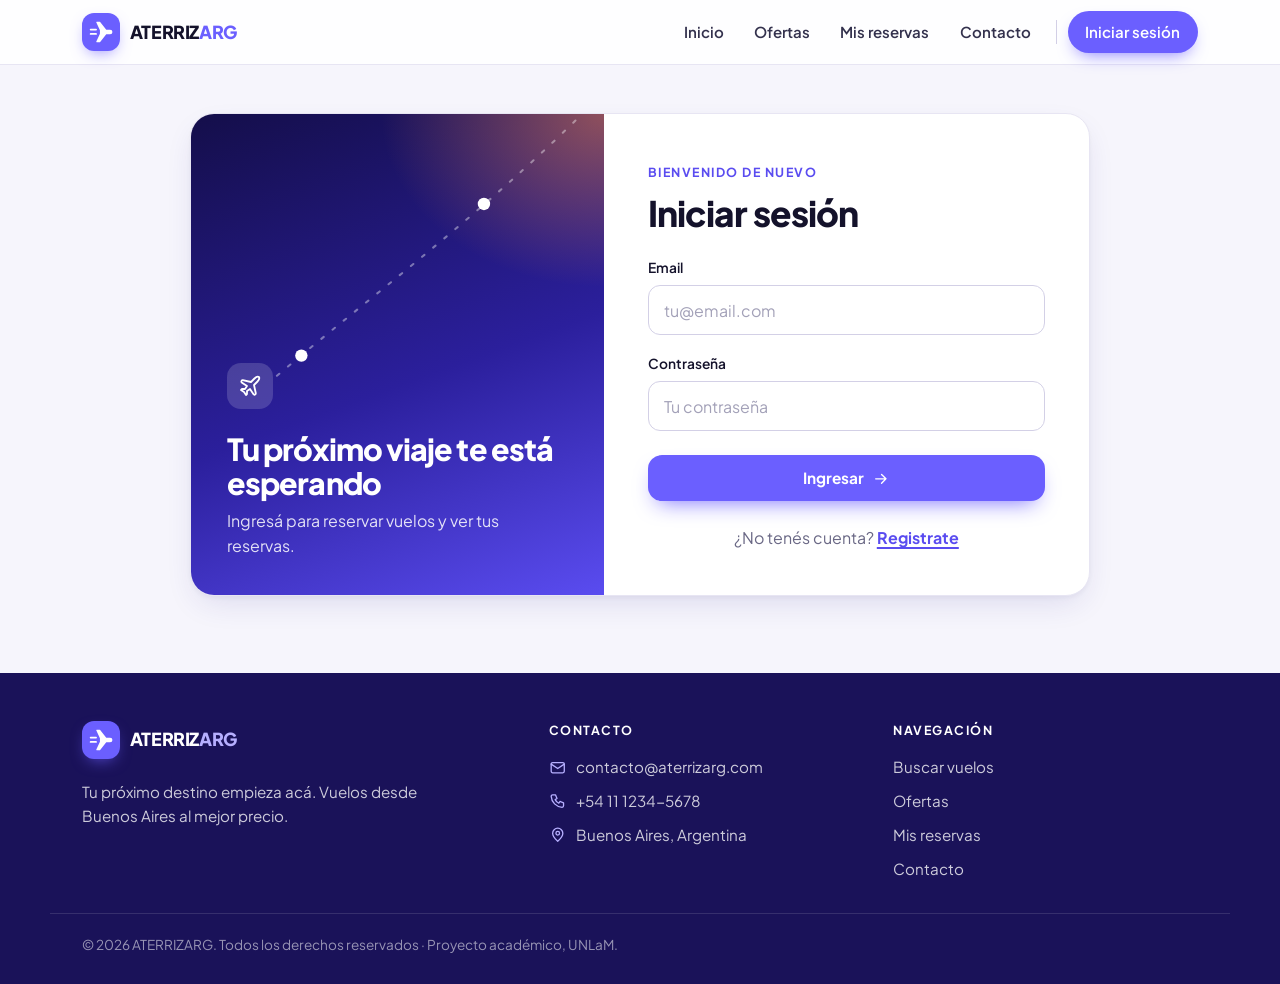
<file: pages/reservas.html>
<!DOCTYPE html>
<html lang="es">

<head>
    <meta charset="UTF-8">
    <meta name="viewport" content="width=device-width, initial-scale=1.0">
    <title>Mis reservas · ATERRIZARG</title>
    <meta name="description" content="Consultá el detalle de tus reservas.">
    <meta name="theme-color" content="#6b5fff">
    <link rel="icon" href="data:image/svg+xml,%3Csvg xmlns='http://www.w3.org/2000/svg' viewBox='180 160 920 860'%3E%3Crect x='180' y='160' width='920' height='860' rx='200' fill='%236b5fff'/%3E%3Cg fill='%23fff'%3E%3Crect x='303' y='492' width='215' height='52' rx='26'/%3E%3Crect x='303' y='622' width='215' height='52' rx='26'/%3E%3Cpath d='M512%20285h88a20%2020%200%200%201%2015%207L798%20520h115a70%2070%200%200%201%200%20140H798L615%20888a20%2020%200%200%201-15%207h-88a13%2013%200%200%201-12-18L608%20645V535L500%20303a13%2013%200%200%201%2012-18Z'/%3E%3C/g%3E%3C/svg%3E">
    <link rel="preconnect" href="https://fonts.googleapis.com">
    <link rel="preconnect" href="https://fonts.gstatic.com" crossorigin>
    <link
        href="https://fonts.googleapis.com/css2?family=DM+Mono:wght@400;500&family=Plus+Jakarta+Sans:wght@400;500;600;700;800&display=swap"
        rel="stylesheet">
    <link rel="stylesheet" href="../styles/styles.css">
    <link rel="stylesheet" href="../styles/reservas.css">
    <script src="../JS/ui.js"></script>
</head>

<body>
    <svg class="sprite" aria-hidden="true" focusable="false">
        <symbol id="i-plane" viewBox="0 0 24 24"><path d="M17.8 19.2 16 11l3.5-3.5C21 6 21.5 4 21 3c-1-.5-3 0-4.5 1.5L13 8 4.8 6.2c-.5-.1-.9.1-1.1.5l-.3.5c-.2.5-.1 1 .3 1.3L9 12l-2 3H4l-1 1 3 2 2 3 1-1v-3l3-2 3.5 5.3c.3.4.8.5 1.3.3l.5-.2c.4-.3.6-.7.5-1.2z"></path></symbol>
        <symbol id="i-search" viewBox="0 0 24 24"><circle cx="11" cy="11" r="7"></circle><path d="m20 20-3.5-3.5"></path></symbol>
        <symbol id="i-calendar" viewBox="0 0 24 24"><rect x="3" y="5" width="18" height="16" rx="2"></rect><path d="M3 10h18M8 3v4M16 3v4"></path></symbol>
        <symbol id="i-clock" viewBox="0 0 24 24"><circle cx="12" cy="12" r="9"></circle><path d="M12 7v5l3 2"></path></symbol>
        <symbol id="i-user" viewBox="0 0 24 24"><circle cx="12" cy="8" r="4"></circle><path d="M4 21a8 8 0 0 1 16 0"></path></symbol>
        <symbol id="i-users" viewBox="0 0 24 24"><path d="M16 21v-2a4 4 0 0 0-4-4H6a4 4 0 0 0-4 4v2"></path><circle cx="9" cy="7" r="4"></circle><path d="M22 21v-2a4 4 0 0 0-3-3.87M16 3.13a4 4 0 0 1 0 7.75"></path></symbol>
        <symbol id="i-mail" viewBox="0 0 24 24"><rect x="3" y="5" width="18" height="14" rx="2"></rect><path d="m3 7 9 6 9-6"></path></symbol>
        <symbol id="i-phone" viewBox="0 0 24 24"><path d="M5 4h4l2 5-2.5 1.5a11 11 0 0 0 5 5L15 13l5 2v4a2 2 0 0 1-2 2A16 16 0 0 1 3 6a2 2 0 0 1 2-2Z"></path></symbol>
        <symbol id="i-pin" viewBox="0 0 24 24"><path d="M12 21s7-6.1 7-11a7 7 0 1 0-14 0c0 4.9 7 11 7 11Z"></path><circle cx="12" cy="10" r="2.5"></circle></symbol>
        <symbol id="i-ticket" viewBox="0 0 24 24"><path d="M3 9V6a1 1 0 0 1 1-1h16a1 1 0 0 1 1 1v3a3 3 0 0 0 0 6v3a1 1 0 0 1-1 1H4a1 1 0 0 1-1-1v-3a3 3 0 0 0 0-6Z"></path><path d="M14 5v2M14 11v2M14 17v2"></path></symbol>
        <symbol id="i-bag" viewBox="0 0 24 24"><path d="M6 20V10a6 6 0 0 1 12 0v10a1 1 0 0 1-1 1H7a1 1 0 0 1-1-1Z"></path><path d="M9 5V4a1 1 0 0 1 1-1h4a1 1 0 0 1 1 1v1M9 14h6"></path></symbol>
        <symbol id="i-carry" viewBox="0 0 24 24"><rect x="6" y="7" width="12" height="13" rx="2"></rect><path d="M9 7V3h6v4M9 20v1.5M15 20v1.5M10 11v5M14 11v5"></path></symbol>
        <symbol id="i-luggage" viewBox="0 0 24 24"><rect x="3" y="8" width="18" height="12" rx="2"></rect><path d="M8 8V5a1 1 0 0 1 1-1h6a1 1 0 0 1 1 1v3M3 13h18"></path></symbol>
        <symbol id="i-check" viewBox="0 0 24 24"><path d="m5 12 5 5 9-10"></path></symbol>
        <symbol id="i-x" viewBox="0 0 24 24"><path d="M6 6l12 12M18 6 6 18"></path></symbol>
        <symbol id="i-arrow-right" viewBox="0 0 24 24"><path d="M5 12h14M13 6l6 6-6 6"></path></symbol>
        <symbol id="i-arrow-left" viewBox="0 0 24 24"><path d="M19 12H5M11 6l-6 6 6 6"></path></symbol>
        <symbol id="i-chevron" viewBox="0 0 24 24"><path d="m6 9 6 6 6-6"></path></symbol>
        <symbol id="i-card" viewBox="0 0 24 24"><rect x="2" y="5" width="20" height="14" rx="2"></rect><path d="M2 10h20M6 15h4"></path></symbol>
        <symbol id="i-bank" viewBox="0 0 24 24"><path d="M3 10 12 4l9 6M5 10v8M9.5 10v8M14.5 10v8M19 10v8M3 21h18"></path></symbol>
        <symbol id="i-lock" viewBox="0 0 24 24"><rect x="5" y="11" width="14" height="10" rx="2"></rect><path d="M8 11V7a4 4 0 0 1 8 0v4"></path></symbol>
        <symbol id="i-tag" viewBox="0 0 24 24"><path d="M3 12V4a1 1 0 0 1 1-1h8l9 9-9 9-9-9Z"></path><circle cx="7.5" cy="7.5" r="1.2"></circle></symbol>
        <symbol id="i-logout" viewBox="0 0 24 24"><path d="M9 21H5a2 2 0 0 1-2-2V5a2 2 0 0 1 2-2h4M16 17l5-5-5-5M21 12H9"></path></symbol>
        <symbol id="i-filter" viewBox="0 0 24 24"><path d="M3 5h18l-7 8v6l-4 2v-8L3 5Z"></path></symbol>
        <symbol id="i-info" viewBox="0 0 24 24"><circle cx="12" cy="12" r="9"></circle><path d="M12 11v6M12 7.5v.01"></path></symbol>
        <symbol id="i-shield" viewBox="0 0 24 24"><path d="M12 3 4 6v6c0 5 3.5 8 8 9 4.500-1 8-4 8-9V6l-8-3Z"></path><path d="m9 12 2 2 4-4"></path></symbol>
        <symbol id="i-seat" viewBox="0 0 24 24"><path d="M7 18v3M17 18v3M5 11v5a2 2 0 0 0 2 2h10a2 2 0 0 0 2-2v-5M8 14V6a2 2 0 0 1 2-2h4a2 2 0 0 1 2 2v8"></path></symbol>
    </svg>

    <a class="saltar" href="#contenido">Saltar al contenido</a>

    <header class="site-header">
        <div class="header-inner">
            <a class="brand" href="../index.html" aria-label="ATERRIZARG, ir al inicio">
                <svg class="brand-mark" viewBox="280 260 720 660" aria-hidden="true" focusable="false">
                    <rect x="303" y="492" width="215" height="52" rx="26"></rect>
                    <rect x="303" y="622" width="215" height="52" rx="26"></rect>
                    <path d="M512 285h88a20 20 0 0 1 15 7L798 520h115a70 70 0 0 1 0 140H798L615 888a20 20 0 0 1-15 7h-88a13 13 0 0 1-12-18L608 645V535L500 303a13 13 0 0 1 12-18Z"></path>
                </svg>
                <span class="brand-name">ATERRIZ<span>ARG</span></span>
            </a>
            <button class="nav-toggle" type="button" aria-expanded="false" aria-controls="nav-principal"
                aria-label="Abrir menú">
                <span></span><span></span><span></span>
            </button>
            <nav class="site-nav" id="nav-principal" aria-label="Principal">
                <a href="../index.html">Inicio</a>
                <a href="./ofertas.html">Ofertas</a>
                <a href="./reservas.html" class="selected-nav" aria-current="page">Mis reservas</a>
                <a href="./contacto.html">Contacto</a>
                <span class="nav-sep" aria-hidden="true"></span>
                <a href="./perfil.html" id="nav-perfil" class="oculto"><svg class="ico" aria-hidden="true" focusable="false"><use href="#i-user"></use></svg> Perfil</a>
                <a href="./login.html" id="nav-iniciar-sesion" class="nav-cta">Iniciar sesión</a>
                <a href="../index.html" onclick="cerrarSesion()" id="nav-cerrar-sesion" class="nav-salir oculto"><svg class="ico" aria-hidden="true" focusable="false"><use href="#i-logout"></use></svg> Cerrar sesión</a>
            </nav>
        </div>
    </header>

    <main id="contenido" class="contenedor">
        <div class="page-head">
            <div>
                <p class="kicker">Tus viajes</p>
                <h1>Mis reservas</h1>
            </div>
            <a class="btn btn-secundario" href="../index.html"><svg class="ico" aria-hidden="true" focusable="false"><use href="#i-search"></use></svg> Buscar otro vuelo</a>
        </div>

        <div class="grid-reservas">
            <section class="b-reservas" aria-label="Listado de reservas">
                <div id="lista-reservas"></div>
            </section>

            <div class="accordion-container" id="detalle-reserva">
                <article class="pase" aria-label="Pase de abordar">
                    <div class="pase-principal">
                        <div class="pase-top">
                            <span class="pase-marca"><svg class="ico" aria-hidden="true" focusable="false"><use href="#i-plane"></use></svg> ATERRIZARG</span>
                            <span class="badge badge-ok">Confirmada</span>
                        </div>
                        <div class="pase-ruta">
                            <div>
                                <strong class="pase-codigo mono" id="pase-origen-cod"></strong>
                                <span id="pase-origen"></span>
                                <span class="pase-hora mono" id="pase-salida"></span>
                            </div>
                            <div class="pase-linea" aria-hidden="true">
                                <span></span><svg class="ico" aria-hidden="true" focusable="false"><use href="#i-plane"></use></svg><span></span>
                            </div>
                            <div>
                                <strong class="pase-codigo mono" id="pase-destino-cod"></strong>
                                <span id="pase-destino"></span>
                                <span class="pase-hora mono" id="pase-llegada"></span>
                            </div>
                        </div>
                    </div>
                    <dl class="pase-datos">
                        <div><dt>Pasajero</dt><dd id="pase-pasajero"></dd></div>
                        <div><dt>Fecha</dt><dd class="mono" id="pase-fecha"></dd></div>
                        <div><dt>Vuelo</dt><dd class="mono" id="pase-vuelo"></dd></div>
                        <div><dt>Asientos</dt><dd class="mono" id="pase-asientos"></dd></div>
                    </dl>
                </article>

                <details class="confirmacion-container flight-details accordion-item" open>
                    <summary class="accordion-summary">
                        <h2>Detalles del vuelo</h2>
                        <span class="accordion-icon"><svg class="ico" aria-hidden="true" focusable="false"><use href="#i-chevron"></use></svg></span>
                    </summary>

                    <div class="flight-section">
                        <div class="flight-info">
                            <div class="info-row">
                                <span class="label">Ruta:</span>
                                <span class="value" id="ruta-ida"></span>
                            </div>
                            <div class="info-row">
                                <span class="label">Fecha:</span>
                                <span class="value" id="fecha-ida"></span>
                            </div>
                            <div class="info-row">
                                <span class="label">Hora de salida:</span>
                                <span class="value" id="hora-salida"></span>
                            </div>
                            <div class="info-row">
                                <span class="label">Hora de llegada:</span>
                                <span class="value" id="hora-llegada"></span>
                            </div>
                            <div class="info-row">
                                <span class="label">Duración:</span>
                                <span class="value" id="duracion"></span>
                            </div>
                            <div class="info-row">
                                <span class="label">Número de vuelo:</span>
                                <span class="value" id="numero-vuelo"></span>
                            </div>
                        </div>
                    </div>
                </details>

                <details class="confirmacion-container payment-summary accordion-item">
                    <summary class="accordion-summary">
                        <h2>Resumen del pago</h2>
                        <span class="accordion-icon"><svg class="ico" aria-hidden="true" focusable="false"><use href="#i-chevron"></use></svg></span>
                    </summary>

                    <div class="payment-section">
                        <h3>Detalle</h3>
                        <div class="payment-info">
                            <div class="payment-row">
                                <span class="detail-label">Pasajeros:</span>
                                <span class="detail-value" id="cantidad-de-pasajeros"></span>
                            </div>

                            <div class="payment-row">
                                <span class="detail-label">Descuento:</span>
                                <span class="detail-value" id="descuento">-$0 USD</span>
                            </div>
                        </div>
                    </div>

                    <div class="payment-section">
                        <h3>Información del pago</h3>
                        <div class="payment-info">
                            <div class="payment-row total">
                                <span class="detail-label">Total pagado:</span>
                                <span class="detail-value" id="pago-total"></span>
                            </div>

                            <div class="payment-row">
                                <span class="detail-label">Método de pago:</span>
                                <span class="detail-value" id="terminacion-tarjeta"></span>
                            </div>

                            <div class="payment-row">
                                <span class="detail-label">Fecha de pago:</span>
                                <span class="detail-value" id="fecha-de-pago"></span>
                            </div>
                        </div>
                    </div>
                </details>
            </div>
        </div>
    </main>

    <footer class="site-footer">
        <div class="footer-inner">
            <div class="footer-brand">
                <a class="brand" href="../index.html" aria-label="ATERRIZARG, ir al inicio">
                    <svg class="brand-mark" viewBox="280 260 720 660" aria-hidden="true" focusable="false">
                    <rect x="303" y="492" width="215" height="52" rx="26"></rect>
                    <rect x="303" y="622" width="215" height="52" rx="26"></rect>
                    <path d="M512 285h88a20 20 0 0 1 15 7L798 520h115a70 70 0 0 1 0 140H798L615 888a20 20 0 0 1-15 7h-88a13 13 0 0 1-12-18L608 645V535L500 303a13 13 0 0 1 12-18Z"></path>
                </svg>
                    <span class="brand-name">ATERRIZ<span>ARG</span></span>
                </a>
                <p>Tu próximo destino empieza acá. Vuelos desde Buenos Aires al mejor precio.</p>
            </div>
            <div>
                <p class="footer-titulo">Contacto</p>
                <ul class="footer-lista">
                    <li><svg class="ico" aria-hidden="true" focusable="false"><use href="#i-mail"></use></svg> contacto@aterrizarg.com</li>
                    <li><svg class="ico" aria-hidden="true" focusable="false"><use href="#i-phone"></use></svg> +54 11 1234-5678</li>
                    <li><svg class="ico" aria-hidden="true" focusable="false"><use href="#i-pin"></use></svg> Buenos Aires, Argentina</li>
                </ul>
            </div>
            <div>
                <p class="footer-titulo">Navegación</p>
                <ul class="footer-lista">
                    <li><a href="../index.html">Buscar vuelos</a></li>
                    <li><a href="./ofertas.html">Ofertas</a></li>
                    <li><a href="./reservas.html">Mis reservas</a></li>
                    <li><a href="./contacto.html">Contacto</a></li>
                </ul>
            </div>
        </div>
        <p class="footer-legal">© 2026 ATERRIZARG. Todos los derechos reservados · Proyecto académico, UNLaM.</p>
    </footer>

    <script src="../JS/reservas.js"></script>
    <script src="../JS/navbar.js"></script>
</body>

</html>
</file>
<file: styles/styles.css>
/* =========================================================
   ATERRIZARG · Sistema de diseño base
   Tokens, reset, tipografía, header, footer y componentes
   compartidos por todas las pantallas.
   ========================================================= */

:root {
    /* Marca */
    --marca: #6b5fff;
    --marca-600: #5a4cf0;
    --marca-700: #4638c9;
    --marca-900: #1a1259;
    --marca-suave: #efedff;
    --marca-borde: #d9d5ff;
    --sol: #ff8a4c;
    --sol-suave: #fff1e8;

    /* Neutros */
    --tinta: #14122b;
    --texto: #33314d;
    --texto-suave: #6a6885;
    --fondo: #f6f5fc;
    --superficie: #ffffff;
    --linea: #e7e5f3;
    --linea-fuerte: #d3d0e6;

    /* Estados */
    --ok: #0f9d6b;
    --ok-suave: #e3f7ee;
    --error: #dc3d43;
    --error-suave: #fdecec;
    --aviso: #b7791f;
    --aviso-suave: #fff4dc;

    /* Tipografía */
    --fuente: 'Plus Jakarta Sans', system-ui, -apple-system, 'Segoe UI', sans-serif;
    --fuente-mono: 'DM Mono', ui-monospace, 'Cascadia Code', Consolas, monospace;

    /* Forma */
    --radio-sm: 10px;
    --radio: 16px;
    --radio-lg: 24px;
    --sombra-sm: 0 1px 2px rgba(20, 18, 43, 0.06), 0 2px 8px rgba(20, 18, 43, 0.04);
    --sombra: 0 2px 4px rgba(20, 18, 43, 0.04), 0 12px 32px -8px rgba(43, 33, 140, 0.14);
    --sombra-lg: 0 30px 70px -24px rgba(43, 33, 140, 0.35);

    --ancho: 1180px;
    --gutter: clamp(1rem, 4vw, 2rem);
    --suave: cubic-bezier(0.16, 1, 0.3, 1);
}

/* ---------- Reset ---------- */
*,
*::before,
*::after {
    box-sizing: border-box;
}

html {
    scroll-behavior: smooth;
    -webkit-text-size-adjust: 100%;
}

body {
    margin: 0;
    min-height: 100vh;
    display: flex;
    flex-direction: column;
    font-family: var(--fuente);
    font-size: 1rem;
    line-height: 1.6;
    color: var(--texto);
    background: var(--fondo);
    -webkit-font-smoothing: antialiased;
}

main {
    flex: 1;
}

h1,
h2,
h3,
h4,
p,
ul,
ol,
figure,
fieldset {
    margin: 0;
    padding: 0;
}

fieldset {
    border: 0;
    min-width: 0;
}

ul,
ol {
    list-style: none;
}

h1,
h2,
h3,
h4 {
    color: var(--tinta);
    line-height: 1.15;
    letter-spacing: -0.025em;
    text-wrap: balance;
}

h1 {
    font-size: clamp(1.9rem, 4vw, 2.75rem);
    font-weight: 800;
}

h2 {
    font-size: clamp(1.35rem, 2.6vw, 1.75rem);
    font-weight: 700;
}

h3 {
    font-size: 1.1rem;
    font-weight: 700;
}

a {
    color: var(--marca-600);
    text-decoration-thickness: 1.5px;
    text-underline-offset: 3px;
}

a:hover {
    color: var(--marca-700);
}

img {
    display: block;
    max-width: 100%;
}

button,
input,
select,
textarea {
    font: inherit;
    color: inherit;
}

button {
    cursor: pointer;
}

:focus-visible {
    outline: 3px solid rgba(107, 95, 255, 0.45);
    outline-offset: 2px;
}

::selection {
    background: var(--marca);
    color: #fff;
}

.oculto {
    display: none !important;
}

.sr-only {
    position: absolute;
    width: 1px;
    height: 1px;
    margin: -1px;
    padding: 0;
    overflow: hidden;
    clip: rect(0, 0, 0, 0);
    white-space: nowrap;
    border: 0;
}

.sprite {
    position: absolute;
    width: 0;
    height: 0;
    overflow: hidden;
}

/* Íconos de trazo: <svg class="ico"><use href="#i-nombre"></use></svg> */
.ico {
    width: 1.15em;
    height: 1.15em;
    flex: none;
    fill: none;
    stroke: currentColor;
    stroke-width: 1.8;
    stroke-linecap: round;
    stroke-linejoin: round;
}

.mono {
    font-family: var(--fuente-mono);
    font-variant-numeric: tabular-nums;
    letter-spacing: -0.01em;
}

.contenedor {
    width: 100%;
    max-width: var(--ancho);
    margin: 0 auto;
    padding: clamp(1.75rem, 4vw, 3rem) var(--gutter) clamp(3rem, 6vw, 5rem);
}

.saltar {
    position: fixed;
    top: 0.6rem;
    left: 0.6rem;
    z-index: 200;
    padding: 0.6rem 1rem;
    border-radius: var(--radio-sm);
    background: var(--tinta);
    color: #fff;
    font-weight: 600;
    text-decoration: none;
    transform: translateY(-200%);
}

.saltar:focus {
    transform: none;
    color: #fff;
}

/* ---------- Header ---------- */
.site-header {
    position: sticky;
    top: 0;
    z-index: 50;
    background: rgba(255, 255, 255, 0.88);
    -webkit-backdrop-filter: saturate(1.6) blur(14px);
    backdrop-filter: saturate(1.6) blur(14px);
    border-bottom: 1px solid var(--linea);
}

.header-inner {
    position: relative;
    display: flex;
    align-items: center;
    justify-content: space-between;
    gap: 1rem;
    max-width: var(--ancho);
    margin: 0 auto;
    padding: 0.7rem var(--gutter);
}

.brand {
    display: inline-flex;
    align-items: center;
    gap: 0.6rem;
    color: var(--tinta);
    text-decoration: none;
}

.brand:hover {
    color: var(--tinta);
}

.brand-mark {
    width: 38px;
    height: 38px;
    padding: 7px;
    border-radius: 12px;
    background: var(--marca);
    fill: #fff;
    box-shadow: 0 6px 16px -6px rgba(107, 95, 255, 0.8);
    transition: transform 0.5s var(--suave);
}

.brand:hover .brand-mark {
    transform: translateX(3px) rotate(-6deg);
}

.brand-name {
    font-size: 1.12rem;
    font-weight: 800;
    letter-spacing: -0.02em;
}

.brand-name span {
    color: var(--marca);
}

.site-nav {
    display: flex;
    align-items: center;
    gap: 0.2rem;
}

.site-nav a {
    display: inline-flex;
    align-items: center;
    gap: 0.45rem;
    padding: 0.55rem 0.85rem;
    border-radius: 999px;
    color: var(--texto);
    font-size: 0.94rem;
    font-weight: 600;
    text-decoration: none;
    transition:
        background-color 0.2s ease,
        color 0.2s ease;
}

.site-nav a:hover {
    background: var(--marca-suave);
    color: var(--marca-700);
}

.site-nav a.selected-nav {
    background: var(--marca-suave);
    color: var(--marca-700);
}

.nav-sep {
    width: 1px;
    height: 1.5rem;
    margin: 0 0.5rem;
    background: var(--linea-fuerte);
}

.site-nav a.nav-cta {
    padding-inline: 1.1rem;
    background: var(--marca);
    color: #fff;
    box-shadow: 0 8px 18px -8px rgba(107, 95, 255, 0.9);
}

.site-nav a.nav-cta:hover {
    background: var(--marca-600);
    color: #fff;
}

.site-nav a.nav-salir {
    color: var(--texto-suave);
}

.nav-toggle {
    display: none;
    flex-direction: column;
    align-items: center;
    justify-content: center;
    gap: 5px;
    width: 44px;
    height: 44px;
    padding: 0;
    border: 1px solid var(--linea-fuerte);
    border-radius: 12px;
    background: var(--superficie);
}

.nav-toggle span {
    width: 18px;
    height: 2px;
    border-radius: 2px;
    background: var(--tinta);
    transition:
        transform 0.3s var(--suave),
        opacity 0.2s ease;
}

.nav-toggle[aria-expanded="true"] span:nth-child(1) {
    transform: translateY(7px) rotate(45deg);
}

.nav-toggle[aria-expanded="true"] span:nth-child(2) {
    opacity: 0;
}

.nav-toggle[aria-expanded="true"] span:nth-child(3) {
    transform: translateY(-7px) rotate(-45deg);
}

/* ---------- Footer ---------- */
.site-footer {
    margin-top: auto;
    background: var(--marca-900);
    color: rgba(255, 255, 255, 0.78);
}

.footer-inner {
    display: grid;
    grid-template-columns: 1.4fr 1fr 1fr;
    gap: 2.5rem;
    max-width: var(--ancho);
    margin: 0 auto;
    padding: 3rem var(--gutter) 2rem;
}

.footer-brand .brand {
    color: #fff;
}

.footer-brand .brand-name span {
    color: #b6afff;
}

.footer-brand p {
    max-width: 32ch;
    margin-top: 0.9rem;
    font-size: 0.95rem;
}

.footer-titulo {
    margin-bottom: 0.9rem;
    color: #fff;
    font-size: 0.78rem;
    font-weight: 700;
    letter-spacing: 0.12em;
    text-transform: uppercase;
}

.footer-lista {
    display: grid;
    gap: 0.6rem;
    font-size: 0.95rem;
}

.footer-lista li {
    display: flex;
    align-items: center;
    gap: 0.6rem;
}

.footer-lista .ico {
    color: #b6afff;
}

.footer-lista a {
    color: inherit;
    text-decoration: none;
}

.footer-lista a:hover {
    color: #fff;
    text-decoration: underline;
}

.footer-legal {
    max-width: var(--ancho);
    margin: 0 auto;
    padding: 1.25rem var(--gutter) 1.75rem;
    border-top: 1px solid rgba(255, 255, 255, 0.12);
    font-size: 0.85rem;
    color: rgba(255, 255, 255, 0.55);
}

/* ---------- Botones ---------- */
.btn {
    display: inline-flex;
    align-items: center;
    justify-content: center;
    gap: 0.55rem;
    min-height: 46px;
    padding: 0.7rem 1.35rem;
    border: 1.5px solid transparent;
    border-radius: 14px;
    font-size: 0.96rem;
    font-weight: 700;
    line-height: 1.2;
    text-decoration: none;
    white-space: nowrap;
    transition:
        transform 0.25s var(--suave),
        box-shadow 0.25s ease,
        background-color 0.2s ease,
        border-color 0.2s ease,
        color 0.2s ease;
}

.btn:active {
    transform: scale(0.98);
}

.btn-primario {
    background: var(--marca);
    color: #fff;
    box-shadow: 0 10px 22px -10px rgba(107, 95, 255, 0.95);
}

.btn-primario:hover {
    background: var(--marca-600);
    color: #fff;
    transform: translateY(-2px);
    box-shadow: 0 14px 28px -10px rgba(107, 95, 255, 0.95);
}

.btn-secundario {
    background: var(--superficie);
    border-color: var(--linea-fuerte);
    color: var(--tinta);
}

.btn-secundario:hover {
    border-color: var(--marca);
    color: var(--marca-700);
    background: var(--marca-suave);
}

.btn-suave {
    background: var(--marca-suave);
    color: var(--marca-700);
}

.btn-suave:hover {
    background: var(--marca-borde);
    color: var(--marca-700);
}

.btn-peligro {
    background: var(--superficie);
    border-color: #f3c5c7;
    color: var(--error);
}

.btn-peligro:hover {
    background: var(--error-suave);
    border-color: var(--error);
}

.btn-chico {
    min-height: 36px;
    padding: 0.4rem 0.9rem;
    border-radius: 10px;
    font-size: 0.86rem;
}

.btn-bloque {
    width: 100%;
}

.btn .ico-mueve {
    transition: transform 0.3s var(--suave);
}

.btn:hover .ico-mueve {
    transform: translateX(4px);
}

/* ---------- Formularios ---------- */
.campo {
    display: flex;
    flex-direction: column;
    gap: 0.4rem;
    min-width: 0;
}

.campo > label,
.campo-label {
    font-size: 0.86rem;
    font-weight: 600;
    color: var(--tinta);
}

.campo-ayuda {
    font-size: 0.82rem;
    color: var(--texto-suave);
}

input:not([type="checkbox"]):not([type="radio"]):not([type="range"]),
select,
textarea {
    width: 100%;
    min-height: 48px;
    padding: 0.7rem 0.95rem;
    border: 1.5px solid var(--linea-fuerte);
    border-radius: 12px;
    background-color: var(--superficie);
    color: var(--tinta);
    transition:
        border-color 0.2s ease,
        box-shadow 0.2s ease;
}

textarea {
    min-height: 130px;
    resize: vertical;
}

select {
    appearance: none;
    padding-right: 2.5rem;
    background-image: url("data:image/svg+xml,%3Csvg xmlns='http://www.w3.org/2000/svg' viewBox='0 0 24 24' fill='none' stroke='%236a6885' stroke-width='2.2' stroke-linecap='round' stroke-linejoin='round'%3E%3Cpath d='m6 9 6 6 6-6'/%3E%3C/svg%3E");
    background-repeat: no-repeat;
    background-position: right 0.85rem center;
    background-size: 1.05rem;
    cursor: pointer;
}

input::placeholder,
textarea::placeholder {
    color: #a3a1b8;
    font-family: var(--fuente);
    letter-spacing: normal;
}

input:not([type="checkbox"]):not([type="radio"]):not([type="range"]):hover,
select:hover,
textarea:hover {
    border-color: #b9b5d6;
}

input:not([type="checkbox"]):not([type="radio"]):not([type="range"]):focus,
select:focus,
textarea:focus {
    outline: none;
    border-color: var(--marca);
    box-shadow: 0 0 0 4px rgba(107, 95, 255, 0.16);
}

input:disabled,
select:disabled {
    background-color: #f3f2f9;
    color: var(--texto-suave);
    cursor: not-allowed;
}

input[type="checkbox"],
input[type="radio"] {
    width: 1.15rem;
    height: 1.15rem;
    margin: 0;
    flex: none;
    accent-color: var(--marca);
    cursor: pointer;
}

input[type="range"] {
    width: 100%;
    accent-color: var(--marca);
    cursor: pointer;
}

.form-grid {
    display: grid;
    grid-template-columns: repeat(2, minmax(0, 1fr));
    gap: 1.1rem;
}

.form-grid .ancho-total {
    grid-column: 1 / -1;
}

/* ---------- Componentes ---------- */
.panel {
    padding: clamp(1.25rem, 3vw, 2rem);
    border: 1px solid var(--linea);
    border-radius: var(--radio-lg);
    background: var(--superficie);
    box-shadow: var(--sombra-sm);
}

.kicker {
    display: inline-flex;
    align-items: center;
    gap: 0.5rem;
    margin-bottom: 0.6rem;
    color: var(--marca-600);
    font-size: 0.78rem;
    font-weight: 700;
    letter-spacing: 0.12em;
    text-transform: uppercase;
}

.page-head {
    display: flex;
    flex-wrap: wrap;
    align-items: flex-end;
    justify-content: space-between;
    gap: 1rem 2rem;
    margin-bottom: clamp(1.5rem, 3vw, 2.25rem);
}

.page-head p {
    max-width: 60ch;
    margin-top: 0.5rem;
    color: var(--texto-suave);
}

.badge {
    display: inline-flex;
    align-items: center;
    gap: 0.35rem;
    padding: 0.22rem 0.65rem;
    border-radius: 999px;
    background: var(--marca-suave);
    color: var(--marca-700);
    font-size: 0.78rem;
    font-weight: 700;
    white-space: nowrap;
}

.badge-ok {
    background: var(--ok-suave);
    color: #0b7a53;
}

.badge-aviso {
    background: var(--aviso-suave);
    color: #94610f;
}

.badge-sol {
    background: var(--sol-suave);
    color: #c2520f;
}

.badge::before {
    content: '';
    width: 6px;
    height: 6px;
    border-radius: 50%;
    background: currentColor;
}

.badge-plano::before {
    display: none;
}

/* Pasos de la reserva */
.stepper {
    display: flex;
    align-items: center;
    gap: 0.6rem;
    margin-bottom: 1.75rem;
    font-size: 0.9rem;
    font-weight: 600;
    color: var(--texto-suave);
}

.stepper li {
    display: flex;
    align-items: center;
    gap: 0.55rem;
}

.stepper li + li::before {
    content: '';
    width: clamp(1rem, 5vw, 3rem);
    height: 2px;
    border-radius: 2px;
    background: var(--linea-fuerte);
}

.stepper li span {
    display: grid;
    place-items: center;
    width: 28px;
    height: 28px;
    border-radius: 50%;
    background: var(--superficie);
    border: 1.5px solid var(--linea-fuerte);
    font-size: 0.8rem;
}

.stepper .hecho,
.stepper .actual {
    color: var(--tinta);
}

.stepper .hecho span {
    background: var(--ok);
    border-color: var(--ok);
    color: #fff;
}

.stepper .hecho + li::before {
    background: var(--ok);
}

.stepper .actual span {
    background: var(--marca);
    border-color: var(--marca);
    color: #fff;
    box-shadow: 0 0 0 4px rgba(107, 95, 255, 0.18);
}

/* Estado vacío */
.estado-vacio {
    display: flex;
    flex-direction: column;
    align-items: center;
    gap: 0.6rem;
    padding: clamp(2rem, 6vw, 3.5rem) 1.5rem;
    border: 1.5px dashed var(--linea-fuerte);
    border-radius: var(--radio-lg);
    background: var(--superficie);
    text-align: center;
}

.estado-vacio > .ico {
    width: 52px;
    height: 52px;
    padding: 13px;
    border-radius: 50%;
    background: var(--marca-suave);
    color: var(--marca);
}

.estado-vacio p {
    max-width: 40ch;
    color: var(--texto-suave);
}

.estado-vacio .btn {
    margin-top: 0.75rem;
}

/* Acordeones (details) */
details > summary {
    cursor: pointer;
    list-style: none;
}

details > summary::-webkit-details-marker {
    display: none;
}

/* Notificaciones (reemplazan a alert) */
.toast-region {
    position: fixed;
    top: 5.25rem;
    right: 1rem;
    z-index: 100;
    display: grid;
    gap: 0.6rem;
    width: min(calc(100vw - 2rem), 380px);
    pointer-events: none;
}

.toast {
    display: flex;
    align-items: flex-start;
    gap: 0.75rem;
    padding: 0.9rem 0.9rem 0.9rem 1rem;
    border: 1px solid var(--linea);
    border-left: 4px solid var(--marca);
    border-radius: 14px;
    background: var(--superficie);
    box-shadow: var(--sombra-lg);
    color: var(--tinta);
    font-size: 0.94rem;
    font-weight: 500;
    line-height: 1.45;
    pointer-events: auto;
    animation: toast-entra 0.45s var(--suave) both;
}

.toast > .ico {
    margin-top: 0.12rem;
    font-size: 1.1rem;
    color: var(--marca);
}

.toast-ok {
    border-left-color: var(--ok);
}

.toast-ok > .ico {
    color: var(--ok);
}

.toast-error {
    border-left-color: var(--error);
}

.toast-error > .ico {
    color: var(--error);
}

.toast-texto {
    flex: 1;
}

.toast-cerrar {
    display: grid;
    place-items: center;
    width: 28px;
    height: 28px;
    margin: -0.2rem -0.2rem 0 0;
    padding: 0;
    border: 0;
    border-radius: 8px;
    background: transparent;
    color: var(--texto-suave);
}

.toast-cerrar:hover {
    background: var(--fondo);
    color: var(--tinta);
}

.toast.sale {
    animation: toast-sale 0.3s ease forwards;
}

@keyframes toast-entra {
    from { opacity: 0; transform: translateX(24px); }
    to { opacity: 1; transform: none; }
}

@keyframes toast-sale {
    to { opacity: 0; transform: translateX(24px); }
}

@keyframes aparecer {
    from { opacity: 0; transform: translateY(14px); }
    to { opacity: 1; transform: none; }
}

.aparece {
    animation: aparecer 0.7s var(--suave) both;
}

/* ---------- Responsive ---------- */
@media (max-width: 900px) {
    .nav-toggle {
        display: inline-flex;
    }

    .site-nav {
        position: absolute;
        top: calc(100% + 0.5rem);
        left: var(--gutter);
        right: var(--gutter);
        flex-direction: column;
        align-items: stretch;
        gap: 0.15rem;
        padding: 0.6rem;
        border: 1px solid var(--linea);
        border-radius: var(--radio);
        background: var(--superficie);
        box-shadow: var(--sombra-lg);
        opacity: 0;
        visibility: hidden;
        transform: translateY(-8px);
        transition:
            opacity 0.2s ease,
            transform 0.3s var(--suave),
            visibility 0s linear 0.3s;
    }

    .site-nav.abierto {
        opacity: 1;
        visibility: visible;
        transform: none;
        transition-delay: 0s;
    }

    .site-nav a {
        padding: 0.8rem 1rem;
        border-radius: 12px;
        font-size: 1rem;
    }

    .site-nav a.nav-cta {
        justify-content: center;
        margin-top: 0.3rem;
    }

    .nav-sep {
        width: auto;
        height: 1px;
        margin: 0.4rem 0.5rem;
    }

    .footer-inner {
        grid-template-columns: 1fr 1fr;
    }

    .footer-brand {
        grid-column: 1 / -1;
    }
}

@media (max-width: 560px) {
    .form-grid {
        grid-template-columns: minmax(0, 1fr);
    }

    .footer-inner {
        grid-template-columns: 1fr;
        gap: 2rem;
    }

    .stepper {
        font-size: 0.82rem;
        gap: 0.4rem;
    }

    .toast-region {
        top: auto;
        bottom: 1rem;
    }
}

@media (prefers-reduced-motion: reduce) {
    html {
        scroll-behavior: auto;
    }

    *,
    *::before,
    *::after {
        animation-duration: 0.01ms !important;
        animation-iteration-count: 1 !important;
        transition-duration: 0.01ms !important;
    }
}
</file>
<file: styles/inicio.css>
/* =========================================================
   INICIO · Hero con buscador, destinos, pasos y promo
   ========================================================= */

/* ---------- Hero ---------- */
.hero {
    position: relative;
    isolation: isolate;
    overflow: hidden;
    padding: clamp(3rem, 8vw, 6rem) var(--gutter) clamp(3rem, 7vw, 5rem);
    background:
        radial-gradient(90% 80% at 100% 0%, rgba(255, 138, 76, 0.42), transparent 55%),
        radial-gradient(70% 90% at 0% 100%, rgba(107, 95, 255, 0.55), transparent 60%),
        linear-gradient(150deg, #140e4a 0%, #2b1f9c 55%, #5a4cf0 100%);
    color: #fff;
}

.hero-ruta {
    position: absolute;
    inset: 0;
    z-index: -1;
    width: 100%;
    height: 100%;
}

.hero-arco {
    fill: none;
    stroke: rgba(255, 255, 255, 0.34);
    stroke-width: 2;
    stroke-dasharray: 3 12;
    stroke-linecap: round;
    animation: ruta 40s linear infinite;
}

.hero-punto {
    fill: #fff;
}

.hero-halo {
    fill: none;
    stroke: rgba(255, 255, 255, 0.5);
    stroke-width: 1.5;
    transform-origin: 1010px 118px;
    animation: halo 2.8s ease-out infinite;
}

@keyframes ruta {
    to { stroke-dashoffset: -600; }
}

@keyframes halo {
    from { transform: scale(0.4); opacity: 1; }
    to { transform: scale(1.6); opacity: 0; }
}

.hero-inner {
    max-width: calc(var(--ancho) - 2 * var(--gutter));
    margin: 0 auto;
}

.hero-kicker {
    display: inline-flex;
    align-items: center;
    gap: 0.5rem;
    padding: 0.4rem 0.9rem;
    border: 1px solid rgba(255, 255, 255, 0.28);
    border-radius: 999px;
    background: rgba(255, 255, 255, 0.12);
    font-size: 0.86rem;
    font-weight: 600;
    animation: aparecer 0.7s var(--suave) both;
}

.hero h1 {
    max-width: 14ch;
    margin-top: 1.25rem;
    color: #fff;
    font-size: clamp(2.5rem, 7vw, 4.75rem);
    line-height: 1;
    letter-spacing: -0.045em;
    animation: aparecer 0.8s var(--suave) 0.08s both;
}

.hero h1 em {
    font-style: normal;
    color: #ffc9a8;
}

.hero-sub {
    max-width: 46ch;
    margin-top: 1.1rem;
    font-size: clamp(1.02rem, 2vw, 1.2rem);
    color: rgba(255, 255, 255, 0.84);
    animation: aparecer 0.8s var(--suave) 0.16s both;
}

/* ---------- Buscador ---------- */
.buscador {
    display: grid;
    grid-template-columns: 1fr 1.25fr 0.8fr 1.1fr auto;
    align-items: stretch;
    margin-top: clamp(2rem, 5vw, 3rem);
    padding: 0.6rem;
    border-radius: var(--radio-lg);
    background: var(--superficie);
    box-shadow: 0 40px 80px -30px rgba(10, 6, 60, 0.7);
    color: var(--tinta);
    animation: aparecer 0.9s var(--suave) 0.24s both;
}

.buscador.resaltado {
    animation: resaltar 1.2s ease;
}

@keyframes resaltar {
    0%, 100% { box-shadow: 0 40px 80px -30px rgba(10, 6, 60, 0.7); }
    35% { box-shadow: 0 0 0 6px rgba(255, 201, 168, 0.9), 0 40px 80px -30px rgba(10, 6, 60, 0.7); }
}

.buscador-campo {
    position: relative;
    display: flex;
    flex-direction: column;
    justify-content: center;
    min-width: 0;
    padding: 0.55rem 1rem;
    border-radius: 16px;
    transition: background-color 0.2s ease;
}

.buscador-campo + .buscador-campo::before {
    content: '';
    position: absolute;
    top: 22%;
    bottom: 22%;
    left: 0;
    width: 1px;
    background: var(--linea);
}

.buscador-campo:hover,
.buscador-campo:focus-within {
    background: var(--fondo);
}

.buscador-campo:focus-within {
    box-shadow: inset 0 0 0 2px var(--marca);
}

.buscador-label {
    font-size: 0.72rem;
    font-weight: 700;
    letter-spacing: 0.1em;
    text-transform: uppercase;
    color: var(--texto-suave);
}

.buscador-valor {
    display: flex;
    align-items: center;
    gap: 0.5rem;
    min-height: 34px;
    font-weight: 700;
    white-space: nowrap;
}

.buscador-valor .ico {
    color: var(--marca);
}

.buscador .buscador-campo select,
.buscador .buscador-campo select:focus,
.buscador .buscador-campo input[type="number"],
.buscador .buscador-campo input[type="number"]:focus {
    min-height: 34px;
    padding: 0;
    border: 0;
    border-radius: 0;
    background-color: transparent;
    box-shadow: none;
    font-weight: 700;
    text-overflow: ellipsis;
}

.buscador .buscador-campo select,
.buscador .buscador-campo select:focus {
    padding-right: 1.6rem;
    background-position: right 0 center;
}

.buscador .btn {
    min-height: 60px;
    margin-left: 0.5rem;
    padding-inline: 1.75rem;
    border-radius: 18px;
    font-size: 1rem;
}

/* ---------- Secciones ---------- */
.seccion {
    max-width: var(--ancho);
    margin: 0 auto;
    padding: clamp(2.75rem, 6vw, 4.5rem) var(--gutter) 0;
}

.seccion:last-of-type {
    padding-bottom: clamp(3rem, 7vw, 5rem);
}

.seccion-head {
    display: flex;
    flex-wrap: wrap;
    align-items: flex-end;
    justify-content: space-between;
    gap: 1rem;
    margin-bottom: 1.75rem;
}

/* ---------- Destinos ---------- */
.destinos-grid {
    display: grid;
    grid-template-columns: repeat(4, minmax(0, 1fr));
    grid-auto-rows: 200px;
    gap: 1rem;
}

.destino-card {
    position: relative;
    display: block;
    padding: 0;
    overflow: hidden;
    border: 0;
    border-radius: var(--radio-lg);
    background: var(--marca-900);
    color: #fff;
    text-align: left;
    box-shadow: var(--sombra-sm);
    transition:
        transform 0.4s var(--suave),
        box-shadow 0.3s ease;
}

.destino-card:nth-child(1) {
    grid-column: span 2;
    grid-row: span 2;
}

.destino-card:nth-child(6),
.destino-card:nth-child(7) {
    grid-column: span 2;
}

.destino-card img {
    position: absolute;
    inset: 0;
    width: 100%;
    height: 100%;
    object-fit: cover;
    transition: transform 0.9s var(--suave);
}

.destino-card::after {
    content: '';
    position: absolute;
    inset: 0;
    background: linear-gradient(180deg, rgba(20, 14, 74, 0) 35%, rgba(20, 14, 74, 0.88) 100%);
}

.destino-card:hover,
.destino-card:focus-visible {
    transform: translateY(-4px);
    box-shadow: var(--sombra-lg);
}

.destino-card:hover img,
.destino-card:focus-visible img {
    transform: scale(1.07);
}

.destino-info {
    position: absolute;
    left: 1.1rem;
    right: 3.5rem;
    bottom: 1rem;
    z-index: 1;
    display: flex;
    flex-direction: column;
}

.destino-nombre {
    font-size: 1.2rem;
    font-weight: 800;
    letter-spacing: -0.02em;
    line-height: 1.2;
}

.destino-card:nth-child(1) .destino-nombre {
    font-size: clamp(1.5rem, 3vw, 2.1rem);
}

.destino-precio {
    font-size: 0.9rem;
    color: rgba(255, 255, 255, 0.85);
}

.destino-precio strong {
    color: #ffc9a8;
    font-weight: 500;
}

.destino-flecha {
    position: absolute;
    right: 1rem;
    bottom: 1rem;
    z-index: 1;
    display: grid;
    place-items: center;
    width: 38px;
    height: 38px;
    border-radius: 50%;
    background: rgba(255, 255, 255, 0.18);
    -webkit-backdrop-filter: blur(6px);
    backdrop-filter: blur(6px);
    transition:
        background-color 0.25s ease,
        transform 0.35s var(--suave);
}

.destino-card:hover .destino-flecha {
    background: var(--marca);
    transform: translateX(3px);
}

/* ---------- Pasos ---------- */
.pasos {
    display: grid;
    grid-template-columns: repeat(3, minmax(0, 1fr));
    gap: 1rem;
    counter-reset: paso;
}

.paso {
    position: relative;
    padding: 1.6rem;
    border: 1px solid var(--linea);
    border-radius: var(--radio-lg);
    background: var(--superficie);
    counter-increment: paso;
}

.paso::after {
    content: '0' counter(paso);
    position: absolute;
    top: 1.3rem;
    right: 1.5rem;
    font-family: var(--fuente-mono);
    font-size: 0.9rem;
    color: var(--linea-fuerte);
}

.paso-icono {
    display: grid;
    place-items: center;
    width: 48px;
    height: 48px;
    margin-bottom: 1.1rem;
    border-radius: 14px;
    background: var(--marca-suave);
    color: var(--marca);
    font-size: 1.25rem;
}

.paso p {
    margin-top: 0.4rem;
    color: var(--texto-suave);
    font-size: 0.96rem;
}

/* ---------- Promo ---------- */
.promo {
    display: flex;
    flex-wrap: wrap;
    align-items: center;
    justify-content: space-between;
    gap: 1.5rem;
    padding: clamp(1.5rem, 4vw, 2.5rem);
    border-radius: var(--radio-lg);
    background:
        radial-gradient(60% 140% at 100% 0%, rgba(255, 138, 76, 0.5), transparent 60%),
        linear-gradient(120deg, #1a1259, #4638c9);
    color: rgba(255, 255, 255, 0.85);
}

.promo h2 {
    color: #fff;
}

.promo h2 .mono {
    padding: 0.05em 0.4em;
    border: 1.5px dashed rgba(255, 255, 255, 0.55);
    border-radius: 10px;
    font-weight: 500;
    white-space: nowrap;
}

.promo-kicker {
    display: inline-flex;
    align-items: center;
    gap: 0.45rem;
    margin-bottom: 0.6rem;
    color: #ffc9a8;
    font-size: 0.78rem;
    font-weight: 700;
    letter-spacing: 0.12em;
    text-transform: uppercase;
}

.promo p:last-child {
    margin-top: 0.5rem;
}

.btn-claro {
    background: #fff;
    color: var(--marca-700);
}

.btn-claro:hover {
    background: var(--marca-suave);
    color: var(--marca-700);
    transform: translateY(-2px);
}

/* ---------- Responsive ---------- */
@media (max-width: 980px) {
    .buscador {
        grid-template-columns: 1fr 1fr;
        gap: 0.25rem;
    }

    .buscador-campo + .buscador-campo::before {
        display: none;
    }

    .buscador-campo {
        background: var(--fondo);
    }

    .buscador .btn {
        grid-column: 1 / -1;
        margin: 0.35rem 0 0;
    }

    .destinos-grid {
        grid-template-columns: repeat(2, minmax(0, 1fr));
        grid-auto-rows: 180px;
    }

    .destino-card:nth-child(1) {
        grid-row: span 1;
    }

    .destino-card:nth-child(6),
    .destino-card:nth-child(7) {
        grid-column: span 1;
    }

    .pasos {
        grid-template-columns: minmax(0, 1fr);
    }
}

@media (max-width: 520px) {
    .buscador {
        grid-template-columns: minmax(0, 1fr);
    }

    .destinos-grid {
        grid-auto-rows: 150px;
        gap: 0.7rem;
    }

    .destino-nombre {
        font-size: 1.02rem;
    }

    .destino-flecha {
        display: none;
    }

    .destino-info {
        right: 1rem;
    }
}
</file>
<file: styles/busqueda.css>
/* =========================================================
   RESULTADOS DE BÚSQUEDA · Filtros y tarjetas de vuelo
   ========================================================= */

.resumen-busqueda {
    display: flex;
    flex-wrap: wrap;
    align-items: center;
    gap: 0.5rem 1.25rem;
    margin-top: 0.75rem;
    color: var(--texto-suave);
    font-weight: 500;
}

.resumen-busqueda span {
    display: inline-flex;
    align-items: center;
    gap: 0.45rem;
}

.layout-busqueda {
    display: grid;
    grid-template-columns: 280px minmax(0, 1fr);
    align-items: start;
    gap: 1.5rem;
}

/* ---------- Filtros ---------- */
.filtros {
    position: sticky;
    top: 5.5rem;
    padding: 1.25rem;
}

.filtros h2 {
    display: flex;
    align-items: center;
    gap: 0.55rem;
    padding-bottom: 0.9rem;
    font-size: 1.05rem;
}

.filtros h2 .ico {
    color: var(--marca);
}

.filtros details {
    border-top: 1px solid var(--linea);
}

.filtros summary {
    display: flex;
    align-items: center;
    justify-content: space-between;
    padding: 0.9rem 0;
    color: var(--tinta);
    font-size: 0.94rem;
    font-weight: 700;
}

.filtros summary .ico {
    color: var(--texto-suave);
    transition: transform 0.3s var(--suave);
}

.filtros details[open] summary .ico {
    transform: rotate(180deg);
}

.filtro-cuerpo {
    display: grid;
    gap: 0.15rem;
    padding-bottom: 0.9rem;
}

.filtro-cuerpo label {
    display: flex;
    align-items: center;
    gap: 0.65rem;
    padding: 0.45rem 0.5rem;
    border-radius: 10px;
    font-size: 0.94rem;
    cursor: pointer;
    transition: background-color 0.2s ease;
}

.filtro-cuerpo label:hover {
    background: var(--fondo);
}

#precio-actual {
    margin-top: 0.4rem;
    color: var(--marca-700);
    font-weight: 500;
}

/* ---------- Resultados ---------- */
.contador-vuelos {
    margin-bottom: 0.9rem;
    color: var(--texto-suave);
    font-size: 0.92rem;
    font-weight: 600;
}

#contenedor-vuelos {
    display: grid;
    gap: 1rem;
}

/* busqueda.js alterna display entre "flex" y "none" en cada .card */
#contenedor-vuelos .card {
    display: flex;
    animation: aparecer 0.6s var(--suave) both;
}

.vuelo-card {
    flex: 1;
    display: grid;
    grid-template-columns: 150px minmax(0, 1fr) auto;
    align-items: stretch;
    min-width: 0;
    border: 1px solid var(--linea);
    border-radius: var(--radio-lg);
    background: var(--superficie);
    box-shadow: var(--sombra-sm);
    transition:
        transform 0.35s var(--suave),
        box-shadow 0.3s ease,
        border-color 0.3s ease;
}

.vuelo-card:hover {
    transform: translateY(-3px);
    border-color: var(--marca-borde);
    box-shadow: var(--sombra);
}

.vuelo-logo {
    display: flex;
    flex-direction: column;
    align-items: center;
    justify-content: center;
    gap: 0.6rem;
    padding: 1.25rem 1rem;
    border-right: 1px solid var(--linea);
}

.logo-aerolinea {
    width: 112px;
    height: 44px;
    object-fit: contain;
}

/* El logo de Aerolíneas tiene mucho margen en blanco: se recorta para que no se vea chico */
.logo-AerolineasArgentinas {
    height: 54px;
    object-fit: cover;
}

.vuelo-numero {
    padding: 0.15rem 0.55rem;
    border-radius: 8px;
    background: var(--fondo);
    color: var(--texto-suave);
    font-size: 0.8rem;
}

.vuelo-info {
    display: flex;
    flex-direction: column;
    justify-content: center;
    gap: 1rem;
    min-width: 0;
    padding: 1.4rem 1.5rem;
}

.ruta {
    display: grid;
    grid-template-columns: auto minmax(90px, 1fr) auto;
    align-items: center;
    gap: 1rem;
}

.ruta-punto {
    display: flex;
    flex-direction: column;
    min-width: 0;
}

.ruta-punto strong {
    color: var(--tinta);
    font-size: clamp(1.35rem, 2.4vw, 1.7rem);
    font-weight: 500;
    line-height: 1.15;
}

.ruta-punto span {
    color: var(--texto-suave);
    font-size: 0.88rem;
}

.ruta-llegada {
    text-align: right;
}

.ruta-linea {
    display: flex;
    flex-direction: column;
    align-items: center;
    gap: 0.35rem;
}

.ruta-duracion {
    color: var(--texto-suave);
    font-size: 0.8rem;
    font-weight: 600;
}

.ruta-trazo {
    position: relative;
    display: grid;
    place-items: center;
    width: 100%;
    height: 20px;
    color: var(--marca);
}

.ruta-trazo::before {
    content: '';
    position: absolute;
    left: 0;
    right: 0;
    top: 50%;
    border-top: 2px dashed var(--linea-fuerte);
}

.ruta-trazo .ico {
    position: relative;
    padding: 0 6px;
    box-sizing: content-box;
    background: var(--superficie);
    font-size: 1.1rem;
    transform: rotate(45deg);
    transition: translate 0.6s var(--suave);
}

.vuelo-card:hover .ruta-trazo .ico {
    translate: 14px 0;
}

.datos-vuelo {
    display: flex;
    flex-wrap: wrap;
    gap: 0.4rem;
}

.datos-vuelo li {
    display: inline-flex;
    align-items: center;
    gap: 0.4rem;
    padding: 0.28rem 0.7rem;
    border-radius: 999px;
    background: var(--fondo);
    color: var(--texto);
    font-size: 0.82rem;
    font-weight: 500;
}

.datos-vuelo .ico {
    color: var(--texto-suave);
}

.vuelo-precio {
    position: relative;
    display: flex;
    flex-direction: column;
    align-items: flex-end;
    justify-content: center;
    gap: 0.25rem;
    padding: 1.25rem 1.5rem;
    border-left: 2px dashed var(--linea);
}

/* Muescas de "boarding pass" */
.vuelo-precio::before,
.vuelo-precio::after {
    content: '';
    position: absolute;
    left: -11px;
    width: 20px;
    height: 20px;
    border: 1px solid var(--linea);
    border-radius: 50%;
    background: var(--fondo);
}

.vuelo-precio::before {
    top: -11px;
    clip-path: inset(50% 0 0 0);
}

.vuelo-precio::after {
    bottom: -11px;
    clip-path: inset(0 0 50% 0);
}

.precio-label {
    color: var(--texto-suave);
    font-size: 0.78rem;
    font-weight: 600;
}

.vuelo-precio h2 {
    margin-bottom: 0.6rem;
    font-size: 1.65rem;
    font-weight: 500;
    white-space: nowrap;
}

/* ---------- Responsive ---------- */
@media (max-width: 980px) {
    .layout-busqueda {
        grid-template-columns: minmax(0, 1fr);
    }

    .filtros {
        position: static;
    }

    .filtros details:not(:first-of-type) .filtro-cuerpo {
        grid-template-columns: repeat(auto-fit, minmax(160px, 1fr));
    }
}

@media (max-width: 760px) {
    .vuelo-card {
        grid-template-columns: minmax(0, 1fr);
    }

    .vuelo-logo {
        flex-direction: row;
        justify-content: space-between;
        padding: 0.9rem 1.25rem;
        border-right: 0;
        border-bottom: 1px solid var(--linea);
    }

    .logo-aerolinea {
        width: 96px;
        height: 36px;
    }

    .logo-AerolineasArgentinas {
        height: 46px;
    }

    .vuelo-info {
        padding: 1.25rem;
    }

    .vuelo-precio {
        flex-direction: row;
        flex-wrap: wrap;
        align-items: center;
        justify-content: space-between;
        gap: 0.5rem 1rem;
        padding: 1rem 1.25rem;
        border-left: 0;
        border-top: 2px dashed var(--linea);
    }

    .vuelo-precio::before,
    .vuelo-precio::after {
        top: -11px;
        bottom: auto;
        clip-path: none;
    }

    .vuelo-precio::before {
        left: -11px;
        clip-path: inset(0 0 0 50%);
    }

    .vuelo-precio::after {
        left: auto;
        right: -11px;
        clip-path: inset(0 50% 0 0);
    }

    .precio-label {
        flex-basis: 100%;
    }

    .vuelo-precio h2 {
        margin-bottom: 0;
    }
}
</file>
<file: styles/calendario.css>
/* =========================================================
   CALENDARIO · Resumen de la oferta y selección de fecha
   ========================================================= */

.volver {
    display: inline-flex;
    align-items: center;
    gap: 0.45rem;
    margin-bottom: 1.25rem;
    color: var(--texto-suave);
    font-size: 0.92rem;
    font-weight: 600;
    text-decoration: none;
}

.volver:hover {
    color: var(--marca-700);
}

.grid-calendario {
    display: grid;
    grid-template-columns: minmax(0, 0.9fr) minmax(0, 1.1fr);
    align-items: stretch;
    gap: 1.5rem;
}

/* ---------- Oferta elegida ---------- */
.oferta-resumen {
    position: relative;
    min-height: 420px;
    overflow: hidden;
    border-radius: var(--radio-lg);
    background: linear-gradient(150deg, #140e4a, #5a4cf0);
    box-shadow: var(--sombra);
    color: #fff;
}

.oferta-resumen img {
    position: absolute;
    inset: 0;
    width: 100%;
    height: 100%;
    object-fit: cover;
}

.oferta-resumen img[src=""] {
    display: none;
}

.oferta-resumen::after {
    content: '';
    position: absolute;
    inset: 0;
    background: linear-gradient(180deg, rgba(20, 14, 74, 0.05) 30%, rgba(20, 14, 74, 0.9) 100%);
}

.oferta-resumen-info {
    position: absolute;
    inset: auto 0 0 0;
    z-index: 1;
    padding: clamp(1.25rem, 3vw, 2rem);
}

.oferta-resumen h1 {
    margin-top: 0.75rem;
    color: #fff;
    font-size: clamp(2rem, 4.5vw, 3rem);
}

.oferta-resumen-info > p {
    margin-top: 0.4rem;
    color: rgba(255, 255, 255, 0.85);
}

.oferta-precio strong {
    color: #ffc9a8;
    font-size: 1.5rem;
    font-weight: 500;
}

/* ---------- Calendario ---------- */
.calendario {
    margin-top: 1.25rem;
    padding: 1rem;
    border: 1px solid var(--linea);
    border-radius: var(--radio);
    background: var(--fondo);
}

.header-mes {
    padding: 0.25rem 0 0.9rem;
    color: var(--tinta);
    font-size: 1.1rem;
    font-weight: 800;
    letter-spacing: -0.02em;
    text-align: center;
}

.dias-semana,
.grid-dias {
    display: grid;
    grid-template-columns: repeat(7, minmax(0, 1fr));
    gap: clamp(3px, 1vw, 6px);
}

.dias-semana {
    margin-bottom: 0.4rem;
    color: var(--texto-suave);
    font-size: 0.72rem;
    font-weight: 700;
    letter-spacing: 0.06em;
    text-align: center;
    text-transform: uppercase;
}

.dia {
    position: relative;
    display: grid;
    place-items: center;
    aspect-ratio: 1;
    border-radius: 12px;
    font-family: var(--fuente-mono);
    font-size: 0.95rem;
}

.dia.bloqueado {
    color: #b3b1c6;
}

.dia.disponible {
    cursor: pointer;
}

.dia.disponible input {
    position: absolute;
    inset: 0;
    width: 100%;
    height: 100%;
    margin: 0;
    opacity: 0;
    cursor: pointer;
}

.dia.disponible span {
    display: grid;
    place-items: center;
    width: 100%;
    height: 100%;
    border: 2px solid var(--marca);
    border-radius: 12px;
    background: var(--superficie);
    color: var(--marca-700);
    font-weight: 500;
    animation: latido 2s ease-out infinite;
    transition:
        background-color 0.2s ease,
        color 0.2s ease,
        transform 0.3s var(--suave);
}

.dia.disponible:hover span {
    transform: scale(1.06);
}

.dia.disponible input:checked + span {
    background: var(--marca);
    color: #fff;
    animation: none;
    box-shadow: 0 8px 18px -8px rgba(107, 95, 255, 0.95);
}

.dia.disponible input:focus-visible + span {
    outline: 3px solid rgba(107, 95, 255, 0.45);
    outline-offset: 2px;
}

@keyframes latido {
    0% { box-shadow: 0 0 0 0 rgba(107, 95, 255, 0.45); }
    70%, 100% { box-shadow: 0 0 0 9px rgba(107, 95, 255, 0); }
}

.calendario-leyenda {
    display: flex;
    align-items: center;
    gap: 0.5rem;
    margin-top: 0.75rem;
    color: var(--texto-suave);
    font-size: 0.86rem;
}

.calendario-leyenda i {
    width: 14px;
    height: 14px;
    border: 2px solid var(--marca);
    border-radius: 5px;
}

.pasajeros-container {
    margin-top: 1.25rem;
}

#buscar-oferta {
    margin-top: 1.25rem;
}

/* ---------- Responsive ---------- */
@media (max-width: 860px) {
    .grid-calendario {
        grid-template-columns: minmax(0, 1fr);
    }

    .oferta-resumen {
        min-height: 260px;
    }
}
</file>
<file: styles/styles-checkout.css>
/* =========================================================
   CHECKOUT · Datos del pasajero, pago y resumen
   ========================================================= */

.grid-checkout {
    display: grid;
    grid-template-columns: minmax(0, 1fr) 380px;
    align-items: start;
    gap: 1.5rem;
}

.checkout-principal {
    display: grid;
    gap: 1.5rem;
    min-width: 0;
}

.section-container h2 {
    display: flex;
    align-items: center;
    gap: 0.7rem;
    margin-bottom: 1.25rem;
    font-size: 1.2rem;
}

.numero-seccion {
    display: grid;
    place-items: center;
    width: 30px;
    height: 30px;
    border-radius: 50%;
    background: var(--marca-suave);
    color: var(--marca-700);
    font-size: 0.88rem;
}

.optional-text {
    color: var(--texto-suave);
    font-weight: 400;
}

/* ---------- Métodos de pago ---------- */
.payment-options {
    display: grid;
    grid-template-columns: repeat(2, minmax(0, 1fr));
    gap: 0.75rem;
}

.payment-option {
    display: flex;
    align-items: center;
    gap: 0.8rem;
    padding: 0.95rem 1rem;
    border: 1.5px solid var(--linea-fuerte);
    border-radius: var(--radio);
    cursor: pointer;
    transition:
        border-color 0.2s ease,
        background-color 0.2s ease,
        box-shadow 0.2s ease;
}

.payment-option:hover {
    border-color: #b9b5d6;
}

.payment-option:has(input:checked) {
    border-color: var(--marca);
    background: var(--marca-suave);
    box-shadow: 0 0 0 4px rgba(107, 95, 255, 0.12);
}

.payment-option > .ico {
    font-size: 1.35rem;
    color: var(--marca);
}

.payment-option span {
    display: flex;
    flex-direction: column;
    line-height: 1.3;
}

.payment-option strong {
    color: var(--tinta);
    font-size: 0.95rem;
}

.payment-option small {
    color: var(--texto-suave);
    font-size: 0.8rem;
}

.card-details {
    margin-top: 1.25rem;
}

/* ---------- Tarjetas guardadas ---------- */
.tarjetas-guardadas-titulo {
    margin-bottom: 0.6rem;
    color: var(--tinta);
    font-size: 0.86rem;
    font-weight: 600;
}

.lista-tarjetas-checkout {
    display: grid;
    gap: 0.5rem;
    margin-bottom: 1.25rem;
}

.tarjeta-item-checkout {
    display: flex;
    align-items: center;
    justify-content: space-between;
    gap: 1rem;
    padding: 0.7rem 0.85rem;
    border: 1.5px solid var(--linea);
    border-radius: 14px;
    transition:
        border-color 0.2s ease,
        background-color 0.2s ease;
}

.tarjeta-item-checkout.elegida {
    border-color: var(--marca);
    background: var(--marca-suave);
}

.tarjeta-info-checkout {
    display: flex;
    align-items: center;
    gap: 0.8rem;
    min-width: 0;
}

.icono-tarjeta-item {
    display: grid;
    place-items: center;
    width: 38px;
    height: 38px;
    flex: none;
    border-radius: 10px;
    background: var(--superficie);
    border: 1px solid var(--linea);
    color: var(--marca);
}

.tarjeta-info-checkout .nro {
    color: var(--tinta);
    font-family: var(--fuente-mono);
    font-size: 0.92rem;
}

.tarjeta-info-checkout .titular {
    color: var(--texto-suave);
    font-size: 0.82rem;
}

/* ---------- Vista previa y campos de la tarjeta ---------- */
.tarjeta-layout {
    display: grid;
    grid-template-columns: minmax(0, 300px) minmax(0, 1fr);
    align-items: center;
    gap: 1.5rem;
}

.tarjeta-preview {
    display: flex;
    flex-direction: column;
    justify-content: space-between;
    aspect-ratio: 1.586;
    padding: 1.1rem 1.25rem;
    border-radius: 18px;
    background:
        radial-gradient(90% 90% at 100% 0%, rgba(255, 138, 76, 0.55), transparent 60%),
        linear-gradient(135deg, #1a1259 0%, #5a4cf0 100%);
    box-shadow: 0 24px 40px -22px rgba(43, 33, 140, 0.8);
    color: #fff;
}

.tp-fila {
    display: flex;
    align-items: flex-end;
    justify-content: space-between;
    gap: 1rem;
    min-width: 0;
}

.tp-fila:first-child {
    align-items: center;
}

.tp-fila > .ico {
    font-size: 1.4rem;
    opacity: 0.9;
}

.tp-fila > div {
    display: flex;
    flex-direction: column;
    min-width: 0;
}

.tp-chip {
    width: 40px;
    height: 30px;
    border-radius: 7px;
    background: linear-gradient(135deg, #ffe2a8, #f0b44c);
}

.tp-numero {
    font-size: clamp(0.95rem, 1.7vw, 1.15rem);
    letter-spacing: 0.06em;
    white-space: nowrap;
}

.tarjeta-preview small {
    font-size: 0.62rem;
    letter-spacing: 0.12em;
    text-transform: uppercase;
    opacity: 0.7;
}

.tarjeta-preview span {
    overflow: hidden;
    font-size: 0.84rem;
    font-weight: 600;
    text-overflow: ellipsis;
    white-space: nowrap;
}

.tarjeta-campos {
    display: grid;
    gap: 1rem;
    min-width: 0;
}

.card-details-grid {
    display: grid;
    grid-template-columns: minmax(0, 1.7fr) minmax(0, 1fr);
    gap: 1rem;
}

.vencimiento {
    display: grid;
    grid-template-columns: minmax(0, 0.85fr) minmax(0, 1fr);
    gap: 0.5rem;
}

.vencimiento select {
    padding-left: 0.7rem;
    padding-right: 1.8rem;
    background-position: right 0.5rem center;
}

/* ---------- Transferencia ---------- */
.transferencia {
    padding: 1.25rem;
    border: 1px solid var(--marca-borde);
    border-radius: var(--radio);
    background: var(--marca-suave);
}

.transferencia-titulo {
    display: flex;
    align-items: center;
    gap: 0.5rem;
    margin-bottom: 0.75rem;
    color: var(--marca-700);
    font-weight: 700;
}

.transferencia dl {
    display: grid;
    gap: 0.4rem;
    margin: 0;
}

.transferencia dl > div {
    display: flex;
    flex-wrap: wrap;
    gap: 0.25rem 1rem;
}

.transferencia dt {
    width: 4.5rem;
    color: var(--texto-suave);
    font-size: 0.9rem;
}

.transferencia dd {
    margin: 0;
    color: var(--tinta);
    font-weight: 600;
    overflow-wrap: anywhere;
}

.transferencia-nota {
    margin-top: 0.9rem;
    color: var(--texto-suave);
    font-size: 0.86rem;
}

/* ---------- Resumen ---------- */
.flight-summary {
    position: sticky;
    top: 5.5rem;
}

.summary-item {
    display: flex;
    align-items: baseline;
    justify-content: space-between;
    gap: 1rem;
    padding: 0.6rem 0;
    border-bottom: 1px dashed var(--linea);
}

.summary-item-label {
    color: var(--texto-suave);
    font-size: 0.92rem;
}

.summary-item-value {
    color: var(--tinta);
    font-weight: 600;
    text-align: right;
}

.summary-ruta {
    flex-direction: column;
    gap: 0.1rem;
    padding-top: 0;
}

.summary-ruta .summary-item-value {
    font-size: 1.2rem;
    font-weight: 800;
    letter-spacing: -0.02em;
    text-align: left;
}

.discount-section {
    margin-top: 1.25rem;
}

.discount-section label {
    display: flex;
    align-items: center;
    gap: 0.45rem;
    margin-bottom: 0.45rem;
    color: var(--tinta);
    font-size: 0.86rem;
    font-weight: 600;
}

.discount-section label .ico {
    color: var(--marca);
}

.discount-fila {
    display: flex;
    gap: 0.5rem;
}

.discount-fila input {
    min-width: 0;
    text-transform: uppercase;
}

.discount-fila input::placeholder {
    text-transform: none;
}

.descuento-aplicado {
    margin-top: 0.5rem;
    color: var(--ok);
    font-size: 0.88rem;
    font-weight: 600;
}

.total-section {
    display: flex;
    align-items: center;
    justify-content: space-between;
    gap: 1rem;
    margin-top: 1.25rem;
    padding: 1rem 1.1rem;
    border-radius: var(--radio);
    background: var(--marca-suave);
}

.total-section .label {
    color: var(--marca-700);
    font-size: 0.9rem;
    font-weight: 700;
}

.total-section .amount {
    color: var(--tinta);
    font-size: 1.55rem;
    font-weight: 500;
    white-space: nowrap;
}

.submit-btn {
    display: grid;
    gap: 0.6rem;
    margin-top: 1.1rem;
}

.pago-seguro {
    display: flex;
    align-items: center;
    justify-content: center;
    gap: 0.4rem;
    margin-top: 0.9rem;
    color: var(--texto-suave);
    font-size: 0.8rem;
    text-align: center;
}

.pago-seguro .ico {
    color: var(--ok);
}

/* ---------- Responsive ---------- */
@media (max-width: 1040px) {
    .grid-checkout {
        grid-template-columns: minmax(0, 1fr);
    }

    .flight-summary {
        position: static;
    }
}

@media (max-width: 700px) {
    .tarjeta-layout {
        grid-template-columns: minmax(0, 1fr);
    }

    .tarjeta-preview {
        width: min(100%, 320px);
        margin: 0 auto;
    }

    .payment-options {
        grid-template-columns: minmax(0, 1fr);
    }
}
</file>
<file: styles/styles-contacto.css>
/* =========================================================
   CONTACTO · Canales y formulario
   ========================================================= */

.grid-contacto {
    display: grid;
    grid-template-columns: minmax(0, 0.85fr) minmax(0, 1.15fr);
    align-items: start;
    gap: clamp(1.5rem, 5vw, 4rem);
}

.contacto-info {
    padding-top: clamp(0rem, 2vw, 1.5rem);
}

.contacto-sub {
    max-width: 38ch;
    margin-top: 0.9rem;
    color: var(--texto-suave);
    font-size: 1.08rem;
}

.contacto-canales {
    display: grid;
    gap: 0.75rem;
    margin-top: 2rem;
}

.contacto-canales li {
    display: flex;
    align-items: center;
    gap: 1rem;
    padding: 0.9rem 1rem;
    border: 1px solid var(--linea);
    border-radius: var(--radio);
    background: var(--superficie);
}

.canal-icono {
    display: grid;
    place-items: center;
    width: 44px;
    height: 44px;
    flex: none;
    border-radius: 12px;
    background: var(--marca-suave);
    color: var(--marca);
    font-size: 1.15rem;
}

.contacto-canales div {
    display: flex;
    flex-direction: column;
    min-width: 0;
    line-height: 1.35;
}

.contacto-canales strong {
    color: var(--texto-suave);
    font-size: 0.74rem;
    letter-spacing: 0.1em;
    text-transform: uppercase;
}

.contacto-canales span:not(.canal-icono) {
    color: var(--tinta);
    font-weight: 600;
    overflow-wrap: anywhere;
}

.main-contacto .panel h2 {
    margin-bottom: 1.25rem;
}

/* ---------- Responsive ---------- */
@media (max-width: 860px) {
    .grid-contacto {
        grid-template-columns: minmax(0, 1fr);
    }
}
</file>
<file: styles/detalle-de-vuelo.css>
/* =========================================================
   SELECCIÓN DE ASIENTOS · Mapa del avión y resumen del vuelo
   ========================================================= */

.layout-detalle {
    display: grid;
    grid-template-columns: minmax(0, 1fr) 360px;
    align-items: start;
    gap: 1.5rem;
}

.c-detalle h1 {
    font-size: clamp(1.6rem, 3vw, 2.1rem);
}

.ayuda-asientos {
    margin-top: 0.5rem;
    color: var(--texto-suave);
}

.ayuda-asientos.completo {
    color: var(--ok);
    font-weight: 600;
}

/* ---------- Leyenda ---------- */
.disponible-ocupado-container {
    display: flex;
    flex-wrap: wrap;
    gap: 0.6rem 1.5rem;
    margin-top: 1.25rem;
    font-size: 0.9rem;
    font-weight: 500;
}

.disponible-ocupado-container span {
    display: inline-flex;
    align-items: center;
    gap: 0.5rem;
}

.disponible-ocupado-container i {
    width: 18px;
    height: 18px;
    border-radius: 6px;
}

.caja-disponible {
    background: #c5bfff;
}

.caja-seleccionado {
    background: var(--marca);
    box-shadow: 0 0 0 3px rgba(107, 95, 255, 0.22);
}

.caja-ocupado {
    background: #dcdbe6;
}

/* ---------- Avión ---------- */
.avion {
    max-width: 540px;
    margin: 1.75rem auto 0;
    padding: 0 clamp(0.75rem, 3vw, 1.5rem) 1.75rem;
    border: 2px solid var(--linea-fuerte);
    border-radius: 50% 50% 28px 28px / 150px 150px 28px 28px;
    background: linear-gradient(180deg, #f1efff 0%, #ffffff 26%);
}

.avion-nariz {
    position: relative;
    display: flex;
    align-items: flex-end;
    justify-content: center;
    height: 132px;
    padding-bottom: 1.1rem;
    color: var(--texto-suave);
    font-size: 0.72rem;
    font-weight: 700;
    letter-spacing: 0.14em;
    text-transform: uppercase;
}

/* Ventanilla de la cabina */
.avion-nariz::before {
    content: '';
    position: absolute;
    top: 30px;
    left: 50%;
    width: 96px;
    height: 34px;
    border: 2px solid var(--linea-fuerte);
    border-radius: 60px 60px 12px 12px;
    background: #fff;
    transform: translateX(-50%);
}

.asiento-container {
    display: grid;
    grid-template-columns: 1.4rem repeat(4, minmax(0, 44px)) 1.6rem repeat(4, minmax(0, 44px));
    justify-content: center;
    align-items: center;
    gap: clamp(3px, 1vw, 7px);
    padding-top: 1rem;
    border-top: 1.5px dashed var(--linea-fuerte);
}

.letra,
.numero,
.pasillo {
    display: grid;
    place-items: center;
    font-family: var(--fuente-mono);
    font-size: 0.82rem;
    color: var(--texto-suave);
}

.letra {
    padding-bottom: 0.25rem;
    font-weight: 500;
    color: var(--tinta);
}

.pasillo {
    font-size: 0.68rem;
    color: var(--linea-fuerte);
}

/* Asientos: detalle-de-vuelo.js les pone disponible / seleccionado / ocupado */
.svg {
    width: 100%;
    height: auto;
    border-radius: 8px;
    transition:
        transform 0.25s var(--suave),
        fill 0.2s ease,
        filter 0.2s ease;
}

.svg.disponible {
    fill: #c5bfff;
    cursor: pointer;
}

.svg.disponible:hover {
    fill: var(--marca-600);
    transform: translateY(-3px) scale(1.08);
}

.svg.seleccionado {
    fill: var(--marca);
    cursor: pointer;
    filter: drop-shadow(0 6px 8px rgba(107, 95, 255, 0.5));
    transform: scale(1.08);
}

.svg.ocupado {
    fill: #dcdbe6;
    cursor: not-allowed;
}

.svg:focus-visible {
    outline: 3px solid rgba(107, 95, 255, 0.55);
    outline-offset: 1px;
}

/* ---------- Resumen ---------- */
.resumen-vuelo {
    position: sticky;
    top: 5.5rem;
    display: grid;
    gap: 1.25rem;
}

.resumen-vuelo h2 {
    font-size: 1.2rem;
}

.detalle-ruta {
    padding-bottom: 1rem;
    border-bottom: 1px solid var(--linea);
    color: var(--tinta);
    font-size: 1.2rem;
    font-weight: 800;
    letter-spacing: -0.02em;
}

.detalle-lista {
    display: grid;
    margin: 0;
}

.detalle-lista > div {
    display: flex;
    align-items: center;
    justify-content: space-between;
    gap: 1rem;
    padding: 0.7rem 0;
    border-bottom: 1px dashed var(--linea);
}

.detalle-lista dt {
    display: inline-flex;
    align-items: center;
    gap: 0.5rem;
    color: var(--texto-suave);
    font-size: 0.92rem;
}

.detalle-lista dt .ico {
    color: var(--marca);
}

.detalle-lista dd {
    margin: 0;
    color: var(--tinta);
    font-weight: 600;
    text-align: right;
}

.total {
    padding: 1rem 1.1rem;
    border-radius: var(--radio);
    background: var(--marca-suave);
}

.total-detalle {
    color: var(--marca-700);
    font-size: 0.86rem;
    font-weight: 600;
}

.total p {
    color: var(--tinta);
    font-family: var(--fuente-mono);
    font-size: 1.45rem;
    font-weight: 500;
}

.botones-container {
    display: grid;
    gap: 0.6rem;
}

/* ---------- Responsive ---------- */
@media (max-width: 980px) {
    .layout-detalle {
        grid-template-columns: minmax(0, 1fr);
    }

    .resumen-vuelo {
        position: static;
    }
}

@media (max-width: 520px) {
    .avion-nariz {
        height: 112px;
    }

    .asiento-container {
        grid-template-columns: 1rem repeat(4, minmax(0, 1fr)) 1.1rem repeat(4, minmax(0, 1fr));
    }
}
</file>
<file: styles/styles-login.css>
/* =========================================================
   INICIAR SESIÓN Y REGISTRO · Tarjeta dividida
   ========================================================= */

.grid-iniciar-sesion {
    display: grid;
    place-items: center;
}

.auth-card {
    display: grid;
    grid-template-columns: minmax(0, 0.85fr) minmax(0, 1fr);
    width: 100%;
    max-width: 900px;
    overflow: hidden;
    border: 1px solid var(--linea);
    border-radius: var(--radio-lg);
    background: var(--superficie);
    box-shadow: var(--sombra);
    animation: aparecer 0.7s var(--suave) both;
}

.auth-card-ancha {
    grid-template-columns: minmax(0, 0.6fr) minmax(0, 1fr);
    max-width: 1060px;
}

/* ---------- Panel visual ---------- */
.auth-visual {
    position: relative;
    display: flex;
    align-items: flex-end;
    min-height: 420px;
    padding: clamp(1.5rem, 3vw, 2.25rem);
    overflow: hidden;
    background:
        radial-gradient(90% 60% at 100% 0%, rgba(255, 138, 76, 0.5), transparent 60%),
        linear-gradient(160deg, #140e4a 0%, #2b1f9c 55%, #5a4cf0 100%);
    color: rgba(255, 255, 255, 0.85);
}

/* La ruta decorativa ocupa solo la parte superior, para no pisar el texto */
.auth-ruta {
    position: absolute;
    inset: 0 0 auto 0;
    width: 100%;
    height: 55%;
}

.auth-ruta path {
    fill: none;
    stroke: rgba(255, 255, 255, 0.4);
    stroke-width: 2;
    stroke-dasharray: 3 11;
    stroke-linecap: round;
}

.auth-ruta circle {
    fill: #fff;
}

.auth-visual-texto {
    position: relative;
}

.auth-visual-texto .ico {
    width: 46px;
    height: 46px;
    padding: 11px;
    border-radius: 14px;
    background: rgba(255, 255, 255, 0.16);
    color: #fff;
}

.auth-visual-titulo {
    margin: 1rem 0 0.4rem;
    color: #fff;
    font-size: clamp(1.4rem, 2.6vw, 1.9rem);
    font-weight: 800;
    line-height: 1.15;
    letter-spacing: -0.03em;
}

/* ---------- Formulario ---------- */
.main-iniciar-sesion {
    align-self: center;
    padding: clamp(1.5rem, 4vw, 2.75rem);
}

.main-iniciar-sesion h1 {
    font-size: clamp(1.7rem, 3.4vw, 2.2rem);
}

.main-iniciar-sesion form {
    margin-top: 1.5rem;
}

.main-iniciar-sesion form:not(.form-grid) {
    display: grid;
    gap: 1.1rem;
}

.main-iniciar-sesion form .btn {
    margin-top: 0.4rem;
}

.contenedor-fechas {
    display: grid;
    grid-template-columns: 0.8fr 1.4fr 1fr;
    gap: 0.6rem;
}

.form-fec-nac legend {
    margin-bottom: 0.4rem;
}

.main-iniciar-sesion .campo-ayuda {
    display: flex;
    align-items: flex-start;
    gap: 0.45rem;
}

.main-iniciar-sesion .campo-ayuda .ico {
    margin-top: 0.12rem;
    color: var(--marca);
}

.auth-alternativa {
    margin-top: 1.5rem;
    color: var(--texto-suave);
    text-align: center;
}

.auth-alternativa a {
    font-weight: 700;
}

/* ---------- Responsive ---------- */
@media (max-width: 820px) {
    .auth-card,
    .auth-card-ancha {
        grid-template-columns: minmax(0, 1fr);
    }

    .auth-visual {
        min-height: 0;
        padding-top: 2.5rem;
    }
}

@media (max-width: 420px) {
    .contenedor-fechas {
        grid-template-columns: minmax(0, 1fr);
    }
}
</file>
<file: styles/styles-ofertas.css>
/* =========================================================
   OFERTAS · Banda principal, tarjetas de destinos y guía de viaje
   ========================================================= */

.ofertas-hero {
    padding: clamp(2.5rem, 6vw, 4.5rem) var(--gutter) clamp(6rem, 12vw, 9rem);
    background:
        radial-gradient(80% 90% at 100% 0%, rgba(255, 138, 76, 0.45), transparent 55%),
        linear-gradient(150deg, #140e4a 0%, #2b1f9c 55%, #5a4cf0 100%);
    color: rgba(255, 255, 255, 0.85);
}

.ofertas-hero-inner {
    max-width: calc(var(--ancho) - 2 * var(--gutter));
    margin: 0 auto;
}

.hero-kicker {
    display: inline-flex;
    align-items: center;
    gap: 0.5rem;
    padding: 0.4rem 0.9rem;
    border: 1px solid rgba(255, 255, 255, 0.28);
    border-radius: 999px;
    background: rgba(255, 255, 255, 0.12);
    color: #fff;
    font-size: 0.86rem;
    font-weight: 600;
}

.ofertas-hero h1 {
    margin-top: 1rem;
    color: #fff;
    font-size: clamp(2.3rem, 6vw, 4rem);
    letter-spacing: -0.04em;
}

.ofertas-hero h1 + p {
    max-width: 48ch;
    margin-top: 0.75rem;
    font-size: 1.1rem;
}

/* ---------- Tarjetas ---------- */
.ofertas-section {
    max-width: var(--ancho);
    margin: clamp(-7rem, -9vw, -4.5rem) auto 0;
    padding: 0 var(--gutter);
}

.contenedor-cards {
    display: grid;
    grid-template-columns: repeat(4, minmax(0, 1fr));
    gap: 1.1rem;
}

.links-cards {
    display: flex;
    color: inherit;
    text-decoration: none;
    border-radius: var(--radio-lg);
}

.card-oferta {
    flex: 1;
    display: flex;
    flex-direction: column;
    overflow: hidden;
    border: 1px solid var(--linea);
    border-radius: var(--radio-lg);
    background: var(--superficie);
    box-shadow: var(--sombra);
    transition:
        transform 0.4s var(--suave),
        box-shadow 0.3s ease;
}

.links-cards:hover .card-oferta {
    transform: translateY(-6px);
    box-shadow: var(--sombra-lg);
}

.imagen-oferta {
    position: relative;
    aspect-ratio: 4 / 3;
    overflow: hidden;
    background: var(--marca-suave);
}

.imagen-oferta img {
    width: 100%;
    height: 100%;
    object-fit: cover;
    transition: transform 0.9s var(--suave);
}

.links-cards:hover .imagen-oferta img {
    transform: scale(1.07);
}

.imagen-oferta .badge {
    position: absolute;
    top: 0.8rem;
    left: 0.8rem;
    box-shadow: var(--sombra-sm);
}

.title-oferta {
    padding: 1.1rem 1.2rem 0;
}

.title-oferta h3 {
    font-size: 1.25rem;
    font-weight: 800;
}

.title-oferta p {
    display: flex;
    align-items: center;
    gap: 0.4rem;
    margin-top: 0.25rem;
    color: var(--texto-suave);
    font-size: 0.86rem;
}

.descripcion-oferta {
    display: flex;
    align-items: baseline;
    justify-content: space-between;
    gap: 0.75rem;
    margin-top: auto;
    padding: 1rem 1.2rem 0;
    color: var(--texto-suave);
    font-size: 0.84rem;
}

.precio-oferta {
    color: var(--tinta);
    font-size: 1.5rem;
    font-weight: 500;
    white-space: nowrap;
}

.unidad-moneda-oferta {
    color: var(--texto-suave);
    font-size: 0.8rem;
}

.card-oferta .btn {
    width: auto;
    margin: 1rem 1.2rem 1.2rem;
}

/* ---------- Guía de viaje ---------- */
.guia-viaje {
    max-width: var(--ancho);
    margin: 0 auto;
    padding: clamp(3rem, 7vw, 5rem) var(--gutter) clamp(3rem, 7vw, 5rem);
}

.guia-head {
    max-width: 46rem;
    margin-bottom: 1.75rem;
}

.grid-pasos {
    display: grid;
    grid-template-columns: repeat(3, minmax(0, 1fr));
    gap: 1rem;
}

.paso-card {
    display: flex;
    gap: 1rem;
    padding: 1.4rem;
    border: 1px solid var(--linea);
    border-radius: var(--radio-lg);
    background: var(--superficie);
    transition:
        border-color 0.25s ease,
        transform 0.35s var(--suave);
}

.paso-card:hover {
    border-color: var(--marca-borde);
    transform: translateY(-3px);
}

.paso-num {
    display: grid;
    place-items: center;
    width: 44px;
    height: 44px;
    flex: none;
    border-radius: 14px;
    background: var(--marca-suave);
    color: var(--marca-700);
    font-size: 0.95rem;
    font-weight: 500;
}

.paso-card h3 {
    font-size: 1.02rem;
}

.paso-card p {
    margin-top: 0.35rem;
    color: var(--texto-suave);
    font-size: 0.93rem;
}

/* ---------- Responsive ---------- */
@media (max-width: 1040px) {
    .contenedor-cards {
        grid-template-columns: repeat(2, minmax(0, 1fr));
    }

    .grid-pasos {
        grid-template-columns: repeat(2, minmax(0, 1fr));
    }
}

@media (max-width: 560px) {
    .contenedor-cards,
    .grid-pasos {
        grid-template-columns: minmax(0, 1fr);
    }

    .imagen-oferta {
        aspect-ratio: 16 / 9;
    }
}
</file>
<file: styles/styles-perfil.css>
/* =========================================================
   PERFIL · Menú lateral, datos personales y medios de pago
   ========================================================= */

.layout-perfil {
    display: grid;
    grid-template-columns: 290px minmax(0, 1fr);
    align-items: start;
    gap: 1.5rem;
}

/* ---------- Menú lateral ---------- */
.perfil-lateral {
    position: sticky;
    top: 5.5rem;
    padding: 1.25rem;
}

.perfil-usuario {
    display: flex;
    align-items: center;
    gap: 0.9rem;
    padding-bottom: 1.1rem;
    border-bottom: 1px solid var(--linea);
}

.perfil-avatar {
    width: 64px;
    height: 64px;
    flex: none;
    border-radius: 50%;
    background: var(--marca-suave);
    object-fit: cover;
}

.perfil-usuario div {
    display: flex;
    flex-direction: column;
    min-width: 0;
    line-height: 1.35;
}

.perfil-usuario strong {
    color: var(--tinta);
    font-size: 1.05rem;
    overflow-wrap: anywhere;
}

.perfil-usuario span {
    overflow: hidden;
    color: var(--texto-suave);
    font-size: 0.86rem;
    text-overflow: ellipsis;
}

.menu-usuario {
    display: grid;
    gap: 0.2rem;
    margin-top: 0.9rem;
}

.menu-usuario button,
.menu-usuario a {
    display: flex;
    align-items: center;
    gap: 0.7rem;
    width: 100%;
    padding: 0.75rem 0.85rem;
    border: 0;
    border-radius: 12px;
    background: transparent;
    color: var(--texto);
    font-size: 0.96rem;
    font-weight: 600;
    text-align: left;
    text-decoration: none;
    transition:
        background-color 0.2s ease,
        color 0.2s ease;
}

.menu-usuario button:hover,
.menu-usuario a:hover {
    background: var(--fondo);
    color: var(--marca-700);
}

.menu-usuario .activo {
    background: var(--marca-suave);
    color: var(--marca-700);
}

.menu-usuario .ico {
    font-size: 1.1rem;
}

/* ---------- Contenido ---------- */
.c-perfil {
    display: grid;
    gap: 1.25rem;
    min-width: 0;
}

.c-perfil > * {
    animation: aparecer 0.5s var(--suave) both;
}

.main-perfil-vacio {
    color: var(--texto-suave);
}

.perfil-seccion-header h2 {
    font-size: clamp(1.4rem, 2.6vw, 1.7rem);
}

.subtitulo-perfil {
    margin-top: 0.4rem;
    color: var(--texto-suave);
}

.tarjeta-perfil-datos {
    display: grid;
    grid-template-columns: repeat(auto-fit, minmax(190px, 1fr));
    gap: 0.75rem;
    margin-top: 1.5rem;
}

.dato-bloque {
    display: flex;
    flex-direction: column;
    gap: 0.15rem;
    padding: 0.9rem 1rem;
    border: 1px solid var(--linea);
    border-radius: var(--radio);
    background: var(--fondo);
}

.dato-bloque span:first-child {
    color: var(--texto-suave);
    font-size: 0.72rem;
    font-weight: 700;
    letter-spacing: 0.1em;
    text-transform: uppercase;
}

.dato-bloque span:last-child {
    min-height: 1.5em;
    color: var(--tinta);
    font-weight: 600;
    overflow-wrap: anywhere;
}

.contenedor-gral {
    margin-top: 1.75rem;
    padding-top: 1.5rem;
    border-top: 1px solid var(--linea);
}

.perfil-seccion > .contenedor-gral:first-child {
    margin-top: 0;
    padding-top: 0;
    border-top: 0;
}

.contenedor-gral h3 {
    display: flex;
    align-items: center;
    gap: 0.55rem;
}

.contenedor-gral h3 .ico {
    color: var(--marca);
}

.contenedor-gral fieldset p {
    margin-top: 0.3rem;
    color: var(--texto-suave);
    font-size: 0.94rem;
}

/* Acordeones "Agregar / Editar" */
.perfil-seccion details {
    margin-top: 0.9rem;
}

.perfil-seccion summary {
    display: inline-flex;
    align-items: center;
    gap: 0.5rem;
    padding: 0.55rem 1rem;
    border: 1.5px solid var(--marca-borde);
    border-radius: 12px;
    background: var(--marca-suave);
    color: var(--marca-700);
    font-size: 0.92rem;
    font-weight: 700;
    transition: background-color 0.2s ease;
}

.perfil-seccion summary::before {
    content: '+';
    font-size: 1.15rem;
    line-height: 1;
    transition: transform 0.3s var(--suave);
}

.perfil-seccion details[open] summary::before {
    transform: rotate(45deg);
}

.perfil-seccion summary:hover {
    background: var(--marca-borde);
}

.contenedor-labels-grid {
    display: grid;
    grid-template-columns: repeat(2, minmax(0, 1fr));
    align-items: end;
    gap: 1rem;
    margin-top: 1rem;
    padding: 1.25rem;
    border: 1px solid var(--linea);
    border-radius: var(--radio);
    background: var(--fondo);
}

.grid-tel {
    grid-template-columns: 0.7fr 0.7fr 1.4fr auto;
}

.grid-email {
    grid-template-columns: minmax(0, 1fr) auto;
}

.label-tarjeta-1,
.grid-facturacion .campo:nth-child(1),
.grid-facturacion .campo:nth-child(2) {
    grid-column: 1 / -1;
}

.form-boton {
    display: flex;
    justify-content: flex-end;
}

.grid-tarjeta .form-boton {
    grid-column: 1 / -1;
}

.vencimiento {
    display: grid;
    grid-template-columns: repeat(2, minmax(0, 1fr));
    gap: 0.5rem;
}

/* Emails y tarjetas guardadas */
.correo-verificado {
    display: flex;
    flex-wrap: wrap;
    align-items: center;
    gap: 0.5rem 0.75rem;
    margin-top: 0.9rem;
    color: var(--tinta);
    font-weight: 600;
    overflow-wrap: anywhere;
}

.correos-respaldo,
.tarjetas-guardadas {
    display: grid;
    gap: 0.5rem;
    margin-top: 0.9rem;
}

.correo-respaldo-fila,
.tarjeta-fila {
    display: flex;
    align-items: center;
    justify-content: space-between;
    gap: 1rem;
    padding: 0.7rem 0.85rem;
    border: 1px solid var(--linea);
    border-radius: 14px;
    background: var(--superficie);
}

.correo-respaldo-fila > span {
    min-width: 0;
    color: var(--tinta);
    font-weight: 500;
    overflow-wrap: anywhere;
}

.datos-tarjeta {
    display: flex;
    align-items: center;
    gap: 0.85rem;
    min-width: 0;
}

.icono-tarjeta {
    display: grid;
    place-items: center;
    width: 42px;
    height: 42px;
    flex: none;
    border-radius: 12px;
    background: var(--marca-suave);
    color: var(--marca);
    font-size: 1.15rem;
}

.info-tarjeta {
    display: flex;
    flex-direction: column;
    min-width: 0;
    line-height: 1.35;
}

.numero-oculto {
    color: var(--tinta);
    font-family: var(--fuente-mono);
}

.titular-tarjeta {
    color: var(--texto-suave);
    font-size: 0.85rem;
}

/* Eliminar cuenta */
.form-eliminar {
    display: flex;
    flex-wrap: wrap;
    align-items: center;
    justify-content: space-between;
    gap: 1rem 2rem;
    border-color: #f6d5d6;
    background: #fffafa;
}

.form-eliminar p {
    max-width: 52ch;
    margin-top: 0.25rem;
    color: var(--texto-suave);
    font-size: 0.94rem;
}

/* ---------- Responsive ---------- */
@media (max-width: 900px) {
    .layout-perfil {
        grid-template-columns: minmax(0, 1fr);
    }

    .perfil-lateral {
        position: static;
    }

    .menu-usuario {
        grid-template-columns: repeat(auto-fit, minmax(170px, 1fr));
    }
}

@media (max-width: 640px) {
    .contenedor-labels-grid,
    .grid-tel,
    .grid-email {
        grid-template-columns: minmax(0, 1fr);
    }

    .form-boton .btn {
        width: 100%;
    }
}
</file>
<file: styles/reservas.css>
/* =========================================================
   MIS RESERVAS · Listado, pase de abordar y acordeones
   ========================================================= */

.grid-reservas {
    display: grid;
    grid-template-columns: 360px minmax(0, 1fr);
    align-items: start;
    gap: 1.5rem;
}

/* Sin reservas: el estado vacío ocupa todo el ancho */
.grid-reservas:has(.sin-reservas) {
    grid-template-columns: minmax(0, 1fr);
}

/* ---------- Listado ---------- */
#lista-reservas {
    display: grid;
    gap: 0.75rem;
}

#lista-reservas .card {
    position: relative;
    padding: 1rem 1.1rem 1rem 1.35rem;
    overflow: hidden;
    border: 1.5px solid var(--linea);
    border-radius: var(--radio);
    background: var(--superficie);
    cursor: pointer;
    transition:
        border-color 0.2s ease,
        box-shadow 0.25s ease,
        transform 0.3s var(--suave);
}

#lista-reservas .card::before {
    content: '';
    position: absolute;
    inset: 0 auto 0 0;
    width: 5px;
    background: var(--linea-fuerte);
    transition: background-color 0.2s ease;
}

#lista-reservas .card:hover {
    border-color: var(--marca-borde);
    transform: translateX(3px);
}

#lista-reservas .card.selected {
    border-color: var(--marca);
    box-shadow: var(--sombra);
}

#lista-reservas .card.selected::before {
    background: var(--marca);
}

.card-ruta {
    display: flex;
    align-items: center;
    justify-content: space-between;
    gap: 0.75rem;
}

.card-ruta p {
    color: var(--tinta);
    font-weight: 700;
    letter-spacing: -0.01em;
}

.card-meta {
    display: flex;
    flex-wrap: wrap;
    gap: 0.3rem 1rem;
    margin-top: 0.45rem;
    color: var(--texto-suave);
    font-size: 0.86rem;
}

.card-meta li {
    display: inline-flex;
    align-items: center;
    gap: 0.4rem;
}

/* ---------- Pase de abordar ---------- */
.accordion-container {
    display: grid;
    gap: 1rem;
    min-width: 0;
}

.pase {
    overflow: hidden;
    border-radius: var(--radio-lg);
    background: var(--superficie);
    box-shadow: var(--sombra);
}

.pase-principal {
    padding: clamp(1.25rem, 3vw, 1.75rem);
    background:
        radial-gradient(70% 120% at 100% 0%, rgba(255, 138, 76, 0.5), transparent 60%),
        linear-gradient(135deg, #1a1259 0%, #5a4cf0 100%);
    color: #fff;
}

.pase-top {
    display: flex;
    align-items: center;
    justify-content: space-between;
    gap: 1rem;
}

.pase-marca {
    display: inline-flex;
    align-items: center;
    gap: 0.5rem;
    font-size: 0.82rem;
    font-weight: 800;
    letter-spacing: 0.1em;
}

.pase-ruta {
    display: grid;
    grid-template-columns: auto minmax(60px, 1fr) auto;
    align-items: center;
    gap: clamp(0.75rem, 3vw, 1.75rem);
    margin-top: 1.5rem;
}

.pase-ruta > div:not(.pase-linea) {
    display: flex;
    flex-direction: column;
    min-width: 0;
}

.pase-ruta > div:last-child {
    text-align: right;
}

.pase-codigo {
    font-size: clamp(2rem, 6vw, 3.25rem);
    font-weight: 500;
    line-height: 1;
    letter-spacing: -0.02em;
}

.pase-ruta span:not(.pase-hora) {
    margin-top: 0.3rem;
    font-size: 0.9rem;
    color: rgba(255, 255, 255, 0.8);
}

.pase-hora {
    color: #ffc9a8;
    font-size: 1.05rem;
}

.pase-linea {
    display: flex;
    align-items: center;
    gap: 0.5rem;
    color: #fff;
}

.pase-linea span {
    flex: 1;
    border-top: 2px dashed rgba(255, 255, 255, 0.45);
}

.pase-linea .ico {
    font-size: 1.4rem;
    transform: rotate(45deg);
}

.pase-datos {
    position: relative;
    display: grid;
    grid-template-columns: 1.6fr 1fr 1fr 1fr;
    gap: 1rem;
    margin: 0;
    padding: 1.25rem clamp(1.25rem, 3vw, 1.75rem);
    border: 1px solid var(--linea);
    border-top: 0;
    border-radius: 0 0 var(--radio-lg) var(--radio-lg);
}

/* Muescas del talón */
.pase-datos::before,
.pase-datos::after {
    content: '';
    position: absolute;
    top: -11px;
    width: 22px;
    height: 22px;
    border-radius: 50%;
    background: var(--fondo);
}

.pase-datos::before {
    left: -11px;
}

.pase-datos::after {
    right: -11px;
}

.pase-datos dt {
    color: var(--texto-suave);
    font-size: 0.7rem;
    font-weight: 700;
    letter-spacing: 0.1em;
    text-transform: uppercase;
}

.pase-datos dd {
    margin: 0.15rem 0 0;
    color: var(--tinta);
    font-weight: 600;
    overflow-wrap: anywhere;
}

/* ---------- Acordeones ---------- */
.accordion-item {
    border: 1px solid var(--linea);
    border-radius: var(--radio-lg);
    background: var(--superficie);
    box-shadow: var(--sombra-sm);
}

.accordion-summary {
    display: flex;
    align-items: center;
    justify-content: space-between;
    gap: 1rem;
    padding: 1.1rem 1.4rem;
    border-radius: var(--radio-lg);
    transition: background-color 0.2s ease;
}

.accordion-summary:hover {
    background: var(--fondo);
}

.accordion-summary h2 {
    font-size: 1.08rem;
}

.accordion-icon {
    display: grid;
    place-items: center;
    width: 32px;
    height: 32px;
    border-radius: 50%;
    background: var(--marca-suave);
    color: var(--marca-700);
    transition: transform 0.35s var(--suave);
}

.accordion-item[open] .accordion-icon {
    transform: rotate(180deg);
}

.flight-section,
.payment-section {
    padding: 0 1.4rem 1.1rem;
}

.payment-section h3 {
    margin-bottom: 0.25rem;
    padding-top: 0.5rem;
    color: var(--texto-suave);
    font-size: 0.74rem;
    letter-spacing: 0.1em;
    text-transform: uppercase;
}

.info-row,
.payment-row {
    display: flex;
    align-items: baseline;
    justify-content: space-between;
    gap: 1rem;
    padding: 0.65rem 0;
    border-top: 1px dashed var(--linea);
}

.flight-info .info-row:first-child {
    border-top: 1px solid var(--linea);
}

.info-row .label,
.detail-label {
    color: var(--texto-suave);
    font-size: 0.92rem;
}

.info-row .value,
.detail-value {
    color: var(--tinta);
    font-weight: 600;
    text-align: right;
}

.payment-row.total {
    margin: 0.25rem 0;
    padding: 0.85rem 1rem;
    border: 0;
    border-radius: var(--radio-sm);
    background: var(--marca-suave);
}

.payment-row.total .detail-label {
    color: var(--marca-700);
    font-weight: 700;
}

.payment-row.total .detail-value {
    font-family: var(--fuente-mono);
    font-size: 1.25rem;
    font-weight: 500;
}

.payment-row.total + .payment-row {
    border-top: 0;
}

/* ---------- Responsive ---------- */
@media (max-width: 980px) {
    .grid-reservas {
        grid-template-columns: minmax(0, 1fr);
    }
}

@media (max-width: 560px) {
    .pase-datos {
        grid-template-columns: 1fr 1fr;
    }
}
</file>
